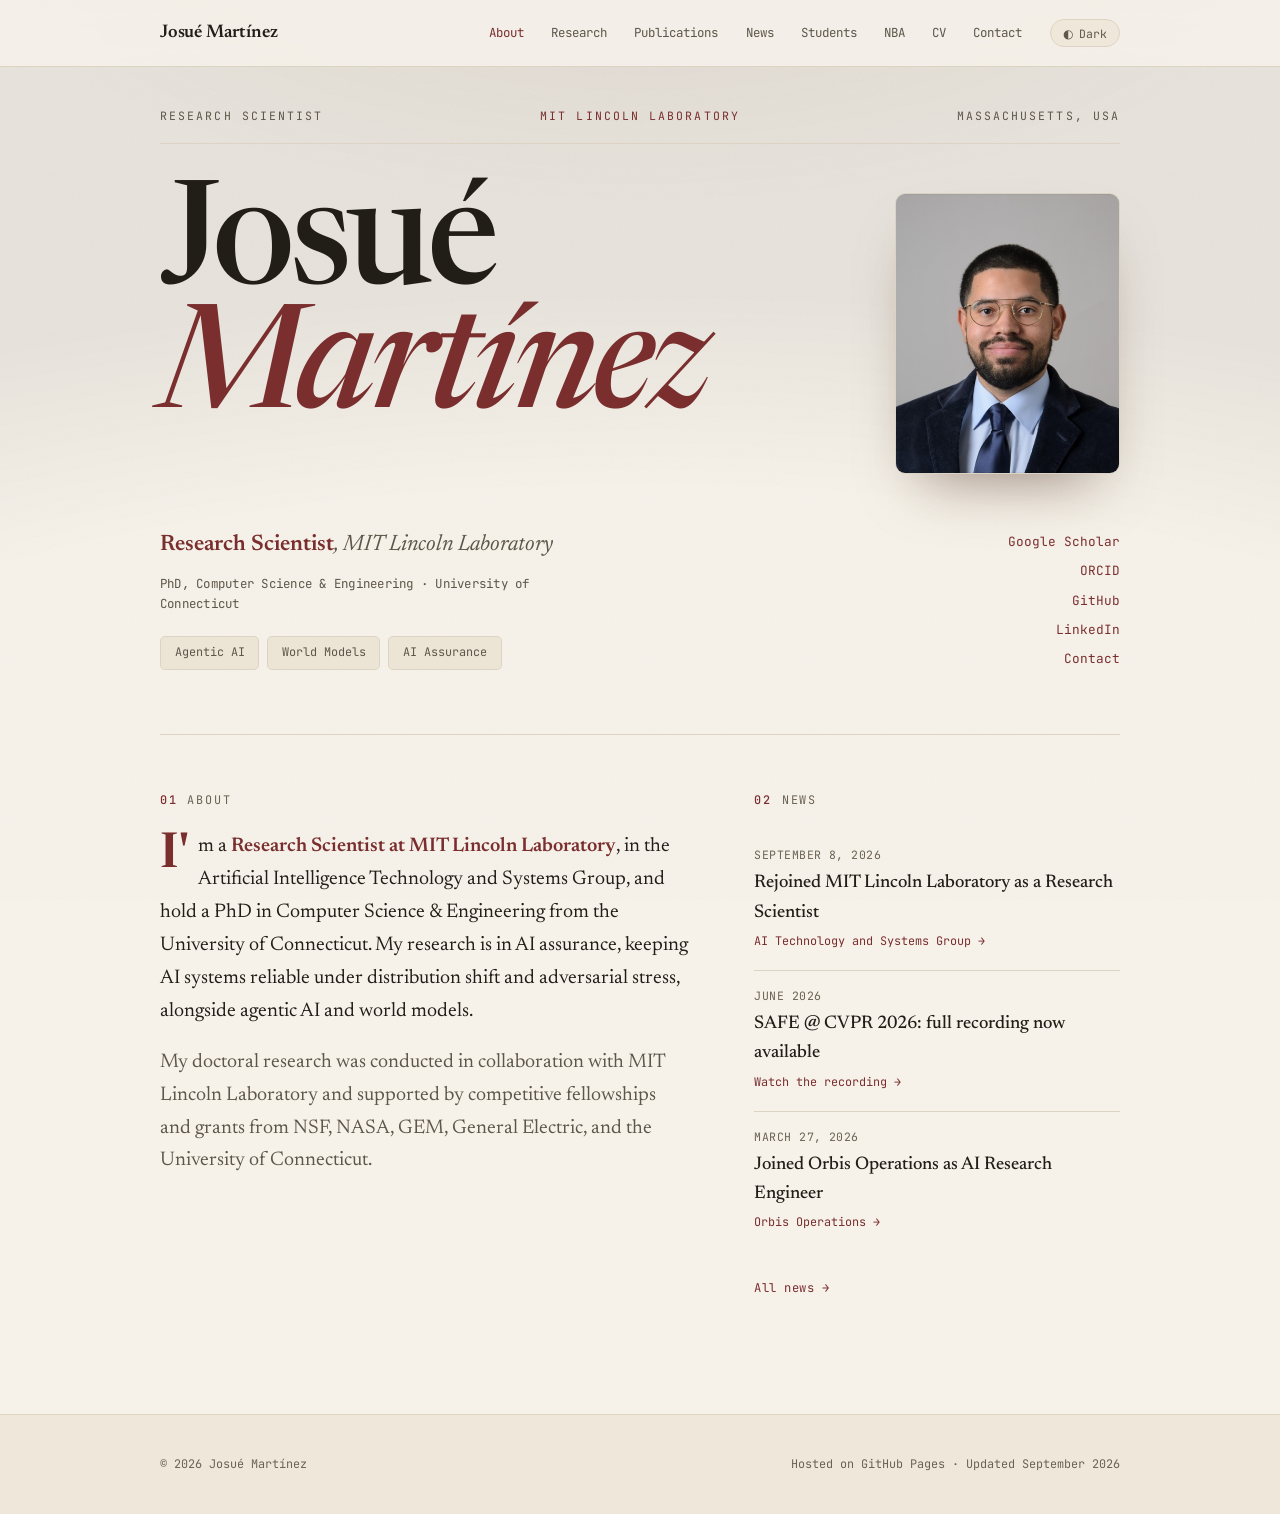
<file: index.html>
<!DOCTYPE html>
<html lang="en" data-theme="light">
<head>
<meta charset="UTF-8">
<meta name="viewport" content="width=device-width, initial-scale=1.0">
<title>Josué Martínez · Research Scientist, MIT Lincoln Laboratory</title>
<meta name="description" content="Josué Martínez: Research Scientist at MIT Lincoln Laboratory and CS PhD (UConn). Research in agentic AI, world models, and AI assurance.">
<meta name="keywords" content="Research Scientist, MIT Lincoln Laboratory, AI Research, Agentic AI, World Models, AI Assurance, Trustworthy AI, Adversarial Machine Learning">
<meta name="author" content="Josué Martínez">
<meta property="og:title" content="Josué Martínez · Research Scientist, MIT Lincoln Laboratory">
<meta property="og:description" content="Research Scientist at MIT Lincoln Laboratory. Research in agentic AI, world models, and AI assurance.">
<meta property="og:image" content="https://martinez-hub.github.io/assets/profile.jpg">
<meta property="og:url" content="https://martinez-hub.github.io/">
<meta property="og:type" content="website">
<meta name="twitter:card" content="summary">
<meta name="twitter:title" content="Josué Martínez · Research Scientist, MIT Lincoln Laboratory">
<meta name="twitter:description" content="Research Scientist at MIT Lincoln Laboratory. Research in agentic AI, world models, and AI assurance.">
<meta name="twitter:image" content="https://martinez-hub.github.io/assets/profile.jpg">

<script>
  (function(){
    try{
      var s=localStorage.getItem('theme');
      var m=s||(window.matchMedia('(prefers-color-scheme: dark)').matches?'dark':'light');
      document.documentElement.setAttribute('data-theme',m);
    }catch(e){ document.documentElement.setAttribute('data-theme','light'); }
  })();
</script>

<link rel="icon" type="image/svg+xml" href="./assets/favicon.svg">
<link rel="apple-touch-icon" href="./assets/apple-touch-icon.png">
<link rel="stylesheet" href="style.css">
<link rel="preconnect" href="https://fonts.googleapis.com">
<link rel="preconnect" href="https://fonts.gstatic.com" crossorigin>
<link href="https://fonts.googleapis.com/css2?family=Newsreader:ital,opsz,wght@0,6..72,400;0,6..72,500;0,6..72,600;1,6..72,400&family=JetBrains+Mono:wght@400;500&display=swap" rel="stylesheet">

<!-- Google Analytics -->
<script async src="https://www.googletagmanager.com/gtag/js?id=G-CW59PVY98J"></script>
<script>
  window.dataLayer = window.dataLayer || [];
  function gtag(){dataLayer.push(arguments);}
  gtag('js', new Date());
  gtag('config', 'G-CW59PVY98J');
</script>
</head>
<body>

<nav class="nav">
  <div class="nav-inner">
    <a class="brand" href="index.html">Josué Martínez</a>
    <button class="nav-burger" id="navBurger" aria-label="Open menu" aria-expanded="false"><span></span><span></span><span></span></button>
    <ul class="nav-menu" id="navMenu">
      <li><a href="index.html" class="active">About</a></li>
      <li><a href="research.html">Research</a></li>
      <li><a href="publications.html">Publications</a></li>
      <li><a href="news.html">News</a></li>
      <li><a href="students.html">Students</a></li>
      <li><a href="nba.html">NBA</a></li>
      <li><a href="./cv/Josue_Martinez_Martinez_CV.pdf" target="_blank">CV</a></li>
      <li><a href="contact.html">Contact</a></li>
      <li><button class="toggle" id="themeToggle" aria-label="Toggle theme"><span id="themeIcon">◐</span> <span id="themeText">Dark</span></button></li>
    </ul>
  </div>
</nav>

<main class="wrap">
  <header class="hero">
    <div class="masthead reveal d1">
      <span>Research Scientist</span>
      <span class="accent">MIT Lincoln Laboratory</span>
      <span>Massachusetts, USA</span>
    </div>
    <div class="hero-body">
      <img class="hero-photo reveal d2" src="./assets/profile.jpg" alt="Josué Martínez">
      <h1 class="hero-name reveal d2">Josué<br><em>Martínez</em></h1>
    </div>
    <div class="hero-lower">
      <div class="left">
        <p class="role reveal d3"><b>Research Scientist</b>, MIT Lincoln Laboratory</p>
        <p class="sub reveal d3">PhD, Computer Science &amp; Engineering · University of Connecticut</p>
        <div class="tags reveal d4"><span>Agentic AI</span><span>World Models</span><span>AI Assurance</span></div>
      </div>
      <div class="social reveal d5">
        <a class="ulink" href="https://scholar.google.com/citations?user=oqFkyvcAAAAJ&hl=en" target="_blank">Google Scholar</a>
        <a class="ulink" href="https://orcid.org/0000-0002-2903-9297" target="_blank">ORCID</a>
        <a class="ulink" href="https://github.com/martinez-hub" target="_blank">GitHub</a>
        <a class="ulink" href="https://www.linkedin.com/in/josuemartinezmartinez/" target="_blank">LinkedIn</a>
        <a class="ulink" href="contact.html">Contact</a>
      </div>
    </div>
  </header>

  <div class="rule"></div>

  <section class="grid">
    <div>
      <div class="sec-h"><span class="num">01</span> About</div>
      <div class="about">
        <p class="first">I'm a <b>Research Scientist at MIT Lincoln Laboratory</b>, in the Artificial Intelligence Technology and Systems Group, and hold a PhD in Computer Science &amp; Engineering from the University of Connecticut. My research is in AI assurance, keeping AI systems reliable under distribution shift and adversarial stress, alongside agentic AI and world models.</p>
        <p class="muted">My doctoral research was conducted in collaboration with MIT Lincoln Laboratory and supported by competitive fellowships and grants from NSF, NASA, GEM, General Electric, and the University of Connecticut.</p>
      </div>
    </div>
    <div>
      <div class="sec-h"><span class="num">02</span> News</div>
      <div class="news">
        <div class="item">
          <div class="date">September 8, 2026</div>
          <div class="t">Rejoined MIT Lincoln Laboratory as a Research Scientist</div>
          <a class="l ulink" href="https://www.ll.mit.edu/r-d/cyber-security-and-information-sciences/artificial-intelligence-technology-and-systems" target="_blank">AI Technology and Systems Group →</a>
        </div>
        <div class="item">
          <div class="date">June 2026</div>
          <div class="t">SAFE @ CVPR 2026: full recording now available</div>
          <a class="l ulink" href="https://www.safeworkshop.org/cvpr-2026/" target="_blank">Watch the recording →</a>
        </div>
        <div class="item">
          <div class="date">March 27, 2026</div>
          <div class="t">Joined Orbis Operations as AI Research Engineer</div>
          <a class="l ulink" href="https://orbisops.com" target="_blank">Orbis Operations →</a>
        </div>
      </div>
      <div class="news-more"><a class="ulink" href="news.html">All news →</a></div>
    </div>
  </section>
</main>

<footer>
  <div class="footer-inner"><span>© 2026 Josué Martínez</span><span>Hosted on GitHub Pages · Updated September 2026</span></div>
</footer>
<script src="main.js"></script>
</body>
</html>
</file>
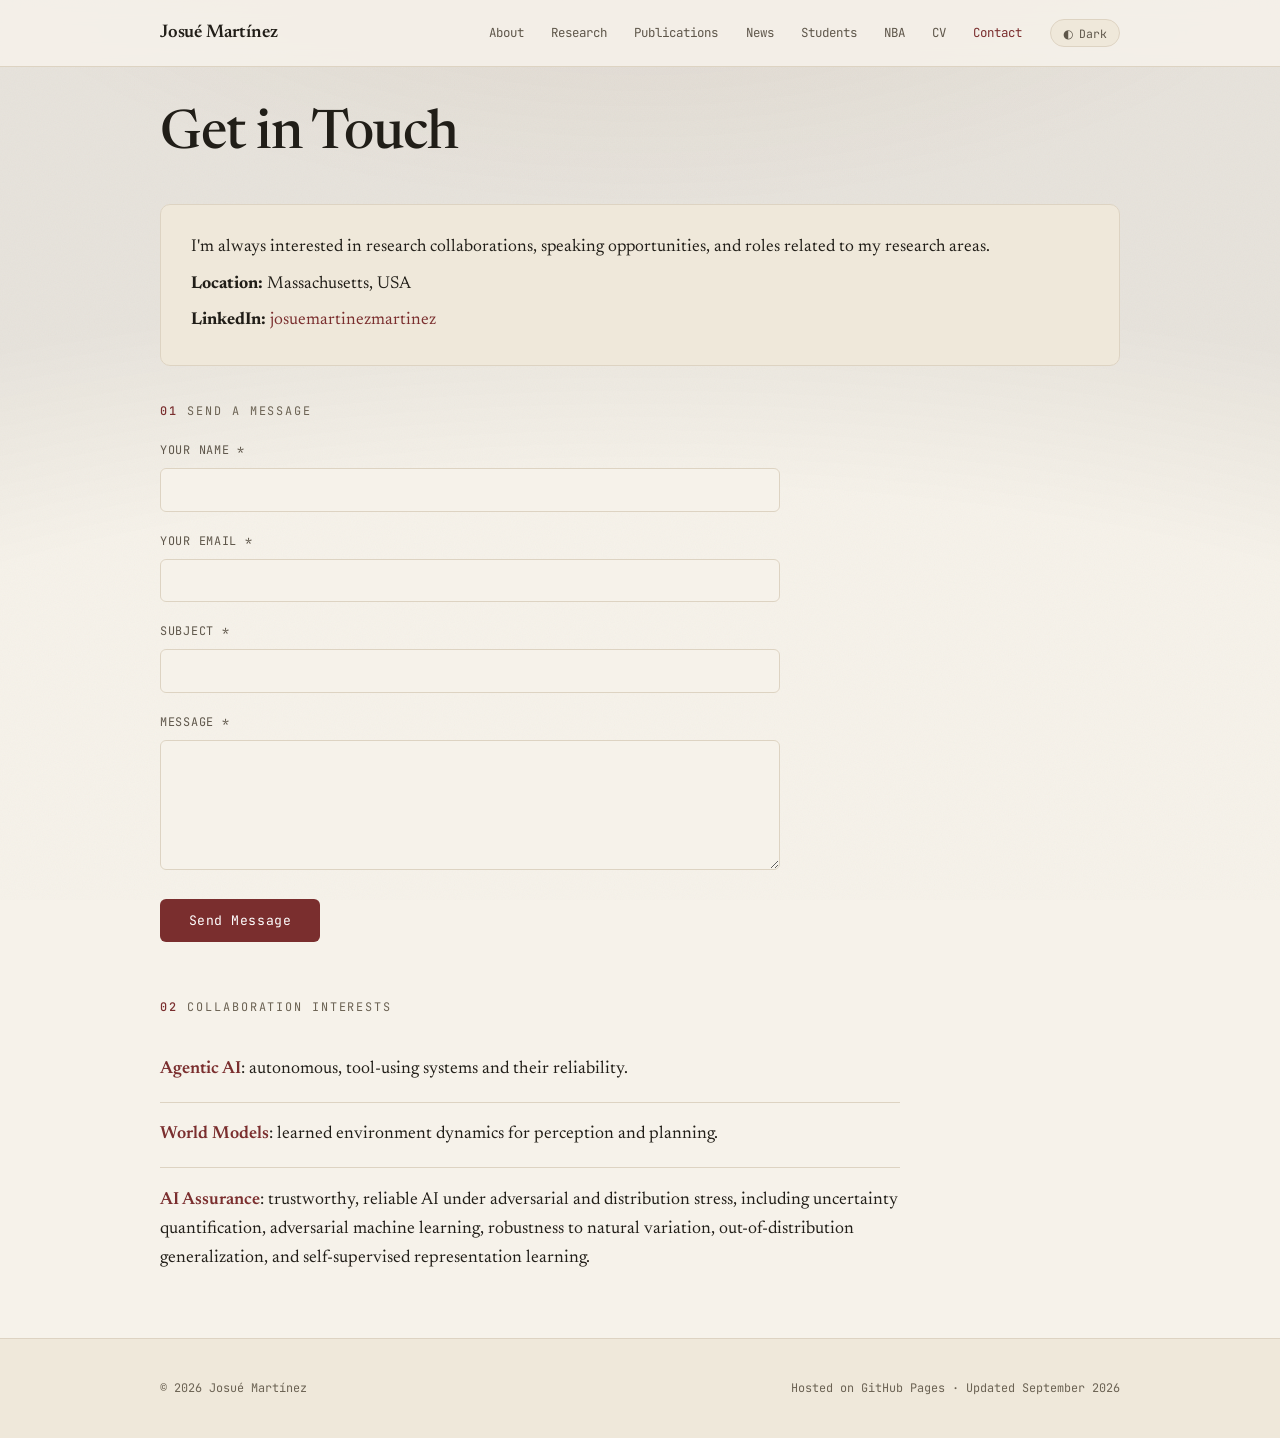
<file: contact.html>
<!DOCTYPE html>
<html lang="en" data-theme="light">
<head>
<meta charset="UTF-8">
<meta name="viewport" content="width=device-width, initial-scale=1.0">
<title>Contact · Josué Martínez</title>
<meta name="description" content="Contact Josué Martínez for research collaborations in agentic AI, world models, and AI assurance.">
<meta name="author" content="Josué Martínez">
<meta property="og:title" content="Contact · Josué Martínez">
<meta property="og:description" content="Get in touch for research collaborations in agentic AI, world models, and AI assurance.">
<meta property="og:image" content="https://martinez-hub.github.io/assets/profile.jpg">
<meta property="og:url" content="https://martinez-hub.github.io/contact.html">
<meta property="og:type" content="website">
<meta name="twitter:card" content="summary">

<script>
  (function(){
    try{
      var s=localStorage.getItem('theme');
      var m=s||(window.matchMedia('(prefers-color-scheme: dark)').matches?'dark':'light');
      document.documentElement.setAttribute('data-theme',m);
    }catch(e){ document.documentElement.setAttribute('data-theme','light'); }
  })();
</script>

<link rel="icon" type="image/svg+xml" href="./assets/favicon.svg">
<link rel="apple-touch-icon" href="./assets/apple-touch-icon.png">
<link rel="stylesheet" href="style.css">
<link rel="preconnect" href="https://fonts.googleapis.com">
<link rel="preconnect" href="https://fonts.gstatic.com" crossorigin>
<link href="https://fonts.googleapis.com/css2?family=Newsreader:ital,opsz,wght@0,6..72,400;0,6..72,500;0,6..72,600;1,6..72,400&family=JetBrains+Mono:wght@400;500&display=swap" rel="stylesheet">

<!-- Google Analytics -->
<script async src="https://www.googletagmanager.com/gtag/js?id=G-CW59PVY98J"></script>
<script>
  window.dataLayer = window.dataLayer || [];
  function gtag(){dataLayer.push(arguments);}
  gtag('js', new Date());
  gtag('config', 'G-CW59PVY98J');
</script>
</head>
<body>

<nav class="nav">
  <div class="nav-inner">
    <a class="brand" href="index.html">Josué Martínez</a>
    <button class="nav-burger" id="navBurger" aria-label="Open menu" aria-expanded="false"><span></span><span></span><span></span></button>
    <ul class="nav-menu" id="navMenu">
      <li><a href="index.html">About</a></li>
      <li><a href="research.html">Research</a></li>
      <li><a href="publications.html">Publications</a></li>
      <li><a href="news.html">News</a></li>
      <li><a href="students.html">Students</a></li>
      <li><a href="nba.html">NBA</a></li>
      <li><a href="./cv/Josue_Martinez_Martinez_CV.pdf" target="_blank">CV</a></li>
      <li><a href="contact.html" class="active">Contact</a></li>
      <li><button class="toggle" id="themeToggle" aria-label="Toggle theme"><span id="themeIcon">◐</span> <span id="themeText">Dark</span></button></li>
    </ul>
  </div>
</nav>

<main class="wrap reveal d1">
  <h1 class="page-title">Get in Touch</h1>

  <div class="card">
    <p>I'm always interested in research collaborations, speaking opportunities, and roles related to my research areas.</p>
    <p><b>Location:</b> Massachusetts, USA</p>
    <p><b>LinkedIn:</b> <a class="ulink" href="https://www.linkedin.com/in/josuemartinezmartinez/" target="_blank">josuemartinezmartinez</a></p>
  </div>

  <div class="sec-h"><span class="num">01</span> Send a message</div>
  <form class="form" action="https://formspree.io/f/mgoljkdg" method="POST">
    <div class="field"><label for="name">Your name *</label><input type="text" id="name" name="name" required></div>
    <div class="field"><label for="email">Your email *</label><input type="email" id="email" name="email" required></div>
    <div class="field"><label for="subject">Subject *</label><input type="text" id="subject" name="subject" required></div>
    <div class="field"><label for="message">Message *</label><textarea id="message" name="message" required></textarea></div>
    <button type="submit" class="btn">Send Message</button>
  </form>

  <div class="sec-h" style="margin-top:3.5rem"><span class="num">02</span> Collaboration interests</div>
  <ul class="interests">
    <li><b>Agentic AI</b>: autonomous, tool-using systems and their reliability.</li>
    <li><b>World Models</b>: learned environment dynamics for perception and planning.</li>
    <li><b>AI Assurance</b>: trustworthy, reliable AI under adversarial and distribution stress, including uncertainty quantification, adversarial machine learning, robustness to natural variation, out-of-distribution generalization, and self-supervised representation learning.</li>
  </ul>
</main>

<footer>
  <div class="footer-inner"><span>© 2026 Josué Martínez</span><span>Hosted on GitHub Pages · Updated September 2026</span></div>
</footer>
<script src="main.js"></script>
</body>
</html>
</file>
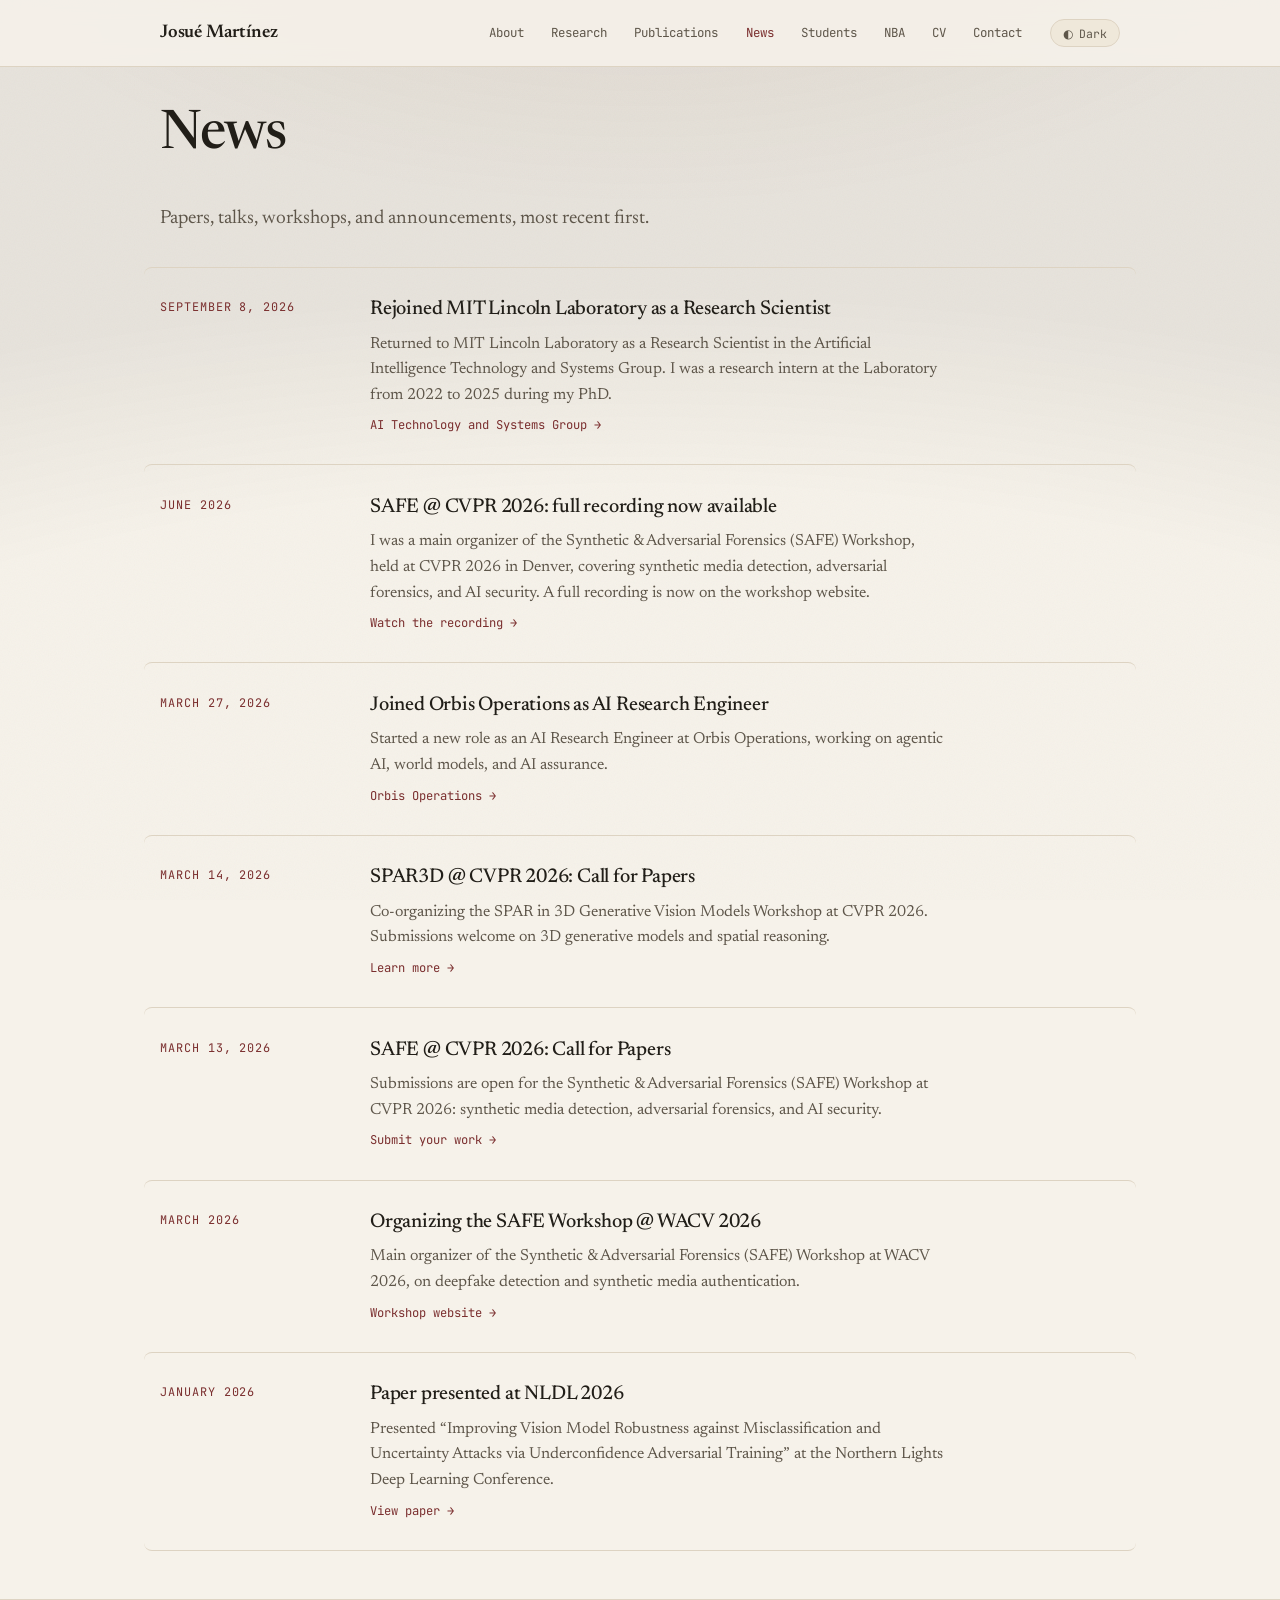
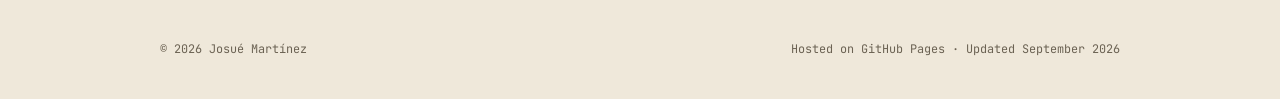
<file: news.html>
<!DOCTYPE html>
<html lang="en" data-theme="light">
<head>
<meta charset="UTF-8">
<meta name="viewport" content="width=device-width, initial-scale=1.0">
<title>News · Josué Martínez</title>
<meta name="description" content="News and announcements from Josué Martínez: papers, talks, workshops, and updates in agentic AI, world models, and AI assurance.">
<meta name="author" content="Josué Martínez">
<meta property="og:title" content="News · Josué Martínez">
<meta property="og:description" content="Announcements, papers, talks, and workshops.">
<meta property="og:image" content="https://martinez-hub.github.io/assets/profile.jpg">
<meta property="og:url" content="https://martinez-hub.github.io/news.html">
<meta property="og:type" content="website">
<meta name="twitter:card" content="summary">

<script>
  (function(){
    try{
      var s=localStorage.getItem('theme');
      var m=s||(window.matchMedia('(prefers-color-scheme: dark)').matches?'dark':'light');
      document.documentElement.setAttribute('data-theme',m);
    }catch(e){ document.documentElement.setAttribute('data-theme','light'); }
  })();
</script>

<link rel="icon" type="image/svg+xml" href="./assets/favicon.svg">
<link rel="apple-touch-icon" href="./assets/apple-touch-icon.png">
<link rel="stylesheet" href="style.css">
<link rel="preconnect" href="https://fonts.googleapis.com">
<link rel="preconnect" href="https://fonts.gstatic.com" crossorigin>
<link href="https://fonts.googleapis.com/css2?family=Newsreader:ital,opsz,wght@0,6..72,400;0,6..72,500;0,6..72,600;1,6..72,400&family=JetBrains+Mono:wght@400;500&display=swap" rel="stylesheet">

<!-- Google Analytics -->
<script async src="https://www.googletagmanager.com/gtag/js?id=G-CW59PVY98J"></script>
<script>
  window.dataLayer = window.dataLayer || [];
  function gtag(){dataLayer.push(arguments);}
  gtag('js', new Date());
  gtag('config', 'G-CW59PVY98J');
</script>
</head>
<body>

<nav class="nav">
  <div class="nav-inner">
    <a class="brand" href="index.html">Josué Martínez</a>
    <button class="nav-burger" id="navBurger" aria-label="Open menu" aria-expanded="false"><span></span><span></span><span></span></button>
    <ul class="nav-menu" id="navMenu">
      <li><a href="index.html">About</a></li>
      <li><a href="research.html">Research</a></li>
      <li><a href="publications.html">Publications</a></li>
      <li><a href="news.html" class="active">News</a></li>
      <li><a href="students.html">Students</a></li>
      <li><a href="nba.html">NBA</a></li>
      <li><a href="./cv/Josue_Martinez_Martinez_CV.pdf" target="_blank">CV</a></li>
      <li><a href="contact.html">Contact</a></li>
      <li><button class="toggle" id="themeToggle" aria-label="Toggle theme"><span id="themeIcon">◐</span> <span id="themeText">Dark</span></button></li>
    </ul>
  </div>
</nav>

<main class="wrap reveal d1">
  <h1 class="page-title">News</h1>
  <p class="lead">Papers, talks, workshops, and announcements, most recent first.</p>

  <div class="news-feed">
    <article class="nf-item">
      <div class="nf-date">September 8, 2026</div>
      <div class="nf-body">
        <h3>Rejoined MIT Lincoln Laboratory as a Research Scientist</h3>
        <p>Returned to MIT Lincoln Laboratory as a Research Scientist in the Artificial Intelligence Technology and Systems Group. I was a research intern at the Laboratory from 2022 to 2025 during my PhD.</p>
        <a class="l ulink" href="https://www.ll.mit.edu/r-d/cyber-security-and-information-sciences/artificial-intelligence-technology-and-systems" target="_blank">AI Technology and Systems Group →</a>
      </div>
    </article>

    <article class="nf-item">
      <div class="nf-date">June 2026</div>
      <div class="nf-body">
        <h3>SAFE @ CVPR 2026: full recording now available</h3>
        <p>I was a main organizer of the Synthetic &amp; Adversarial Forensics (SAFE) Workshop, held at CVPR 2026 in Denver, covering synthetic media detection, adversarial forensics, and AI security. A full recording is now on the workshop website.</p>
        <a class="l ulink" href="https://www.safeworkshop.org/cvpr-2026/" target="_blank">Watch the recording →</a>
      </div>
    </article>

    <article class="nf-item">
      <div class="nf-date">March 27, 2026</div>
      <div class="nf-body">
        <h3>Joined Orbis Operations as AI Research Engineer</h3>
        <p>Started a new role as an AI Research Engineer at Orbis Operations, working on agentic AI, world models, and AI assurance.</p>
        <a class="l ulink" href="https://orbisops.com" target="_blank">Orbis Operations →</a>
      </div>
    </article>

    <article class="nf-item">
      <div class="nf-date">March 14, 2026</div>
      <div class="nf-body">
        <h3>SPAR3D @ CVPR 2026: Call for Papers</h3>
        <p>Co-organizing the SPAR in 3D Generative Vision Models Workshop at CVPR 2026. Submissions welcome on 3D generative models and spatial reasoning.</p>
        <a class="l ulink" href="https://www.spar3d.org" target="_blank">Learn more →</a>
      </div>
    </article>

    <article class="nf-item">
      <div class="nf-date">March 13, 2026</div>
      <div class="nf-body">
        <h3>SAFE @ CVPR 2026: Call for Papers</h3>
        <p>Submissions are open for the Synthetic &amp; Adversarial Forensics (SAFE) Workshop at CVPR 2026: synthetic media detection, adversarial forensics, and AI security.</p>
        <a class="l ulink" href="https://www.safeworkshop.org/cvpr-2026/" target="_blank">Submit your work →</a>
      </div>
    </article>

    <article class="nf-item">
      <div class="nf-date">March 2026</div>
      <div class="nf-body">
        <h3>Organizing the SAFE Workshop @ WACV 2026</h3>
        <p>Main organizer of the Synthetic &amp; Adversarial Forensics (SAFE) Workshop at WACV 2026, on deepfake detection and synthetic media authentication.</p>
        <a class="l ulink" href="https://www.safeworkshop.org/wacv-2026/" target="_blank">Workshop website →</a>
      </div>
    </article>

    <article class="nf-item">
      <div class="nf-date">January 2026</div>
      <div class="nf-body">
        <h3>Paper presented at NLDL 2026</h3>
        <p>Presented “Improving Vision Model Robustness against Misclassification and Uncertainty Attacks via Underconfidence Adversarial Training” at the Northern Lights Deep Learning Conference.</p>
        <a class="l ulink" href="https://proceedings.mlr.press/v307/marti-nez-marti-nez26a.html" target="_blank">View paper →</a>
      </div>
    </article>
  </div>
</main>

<footer>
  <div class="footer-inner"><span>© 2026 Josué Martínez</span><span>Hosted on GitHub Pages · Updated September 2026</span></div>
</footer>
<script src="main.js"></script>
</body>
</html>
</file>
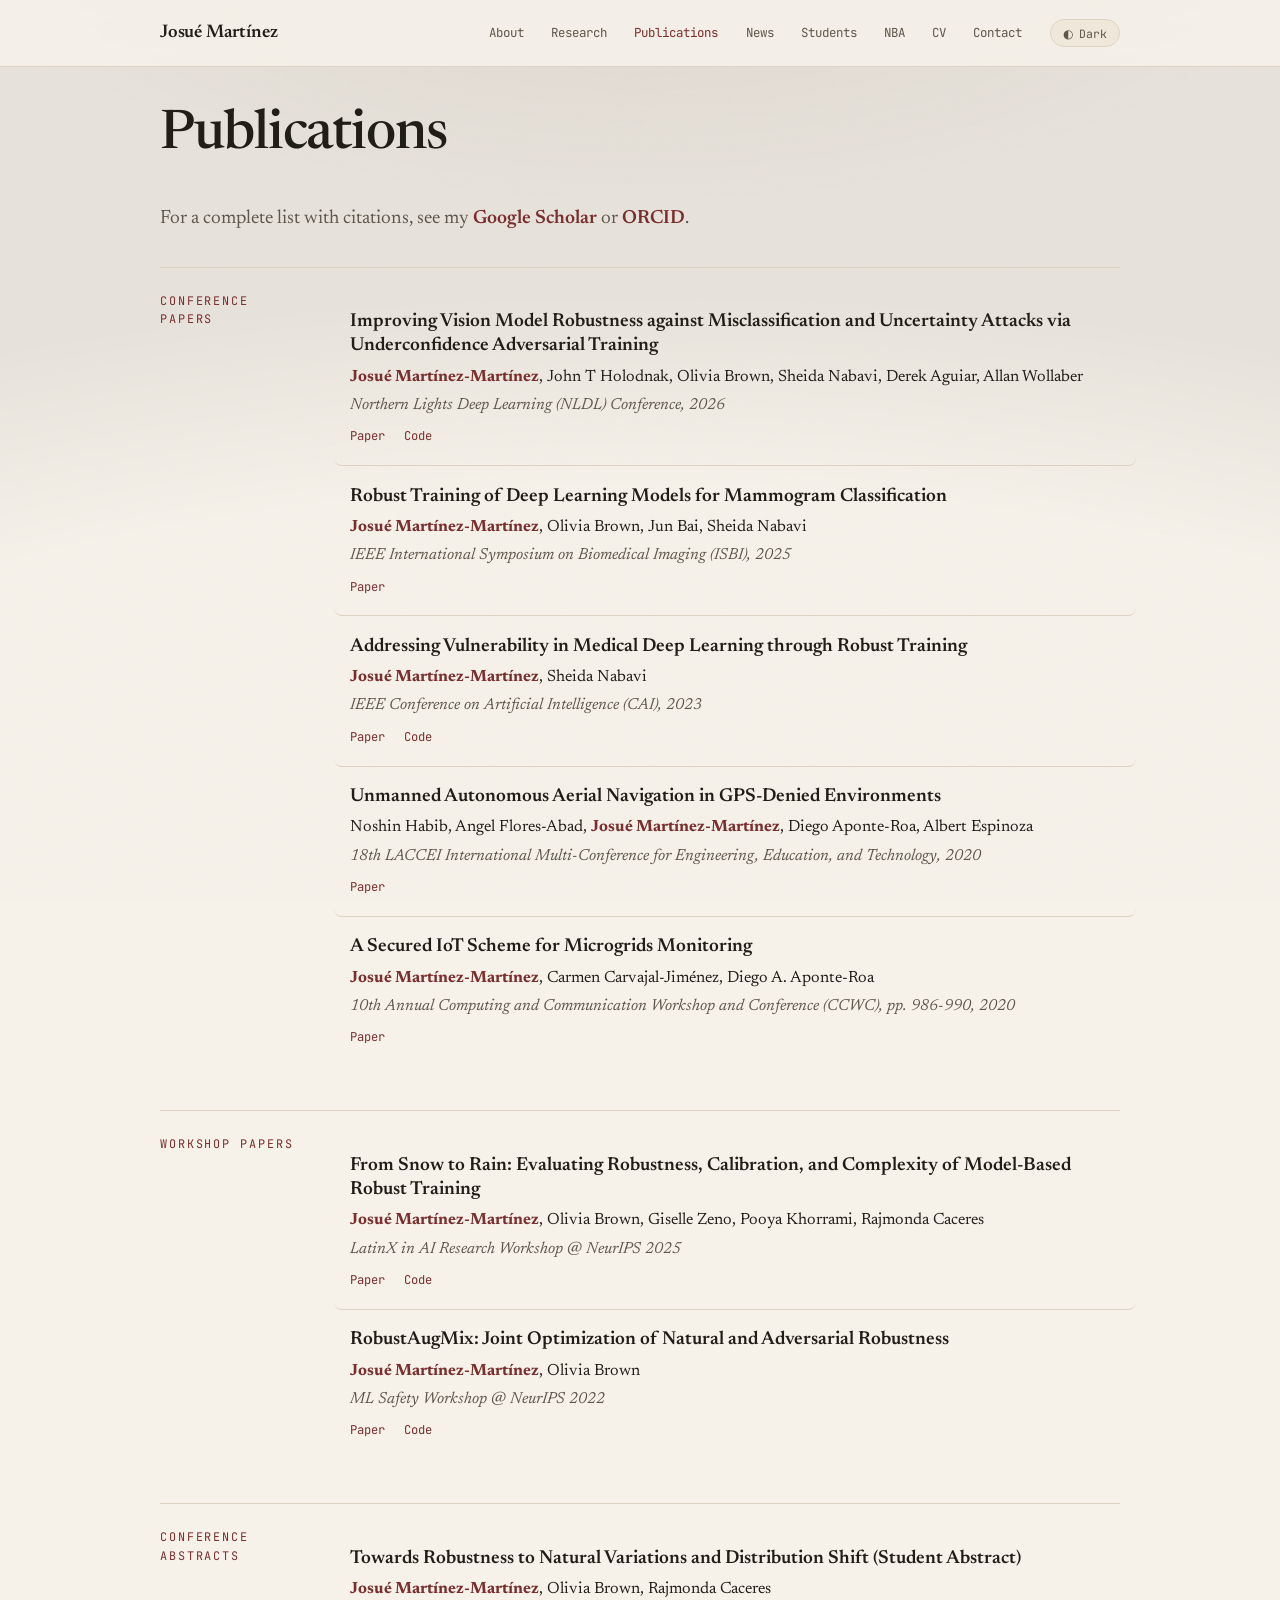
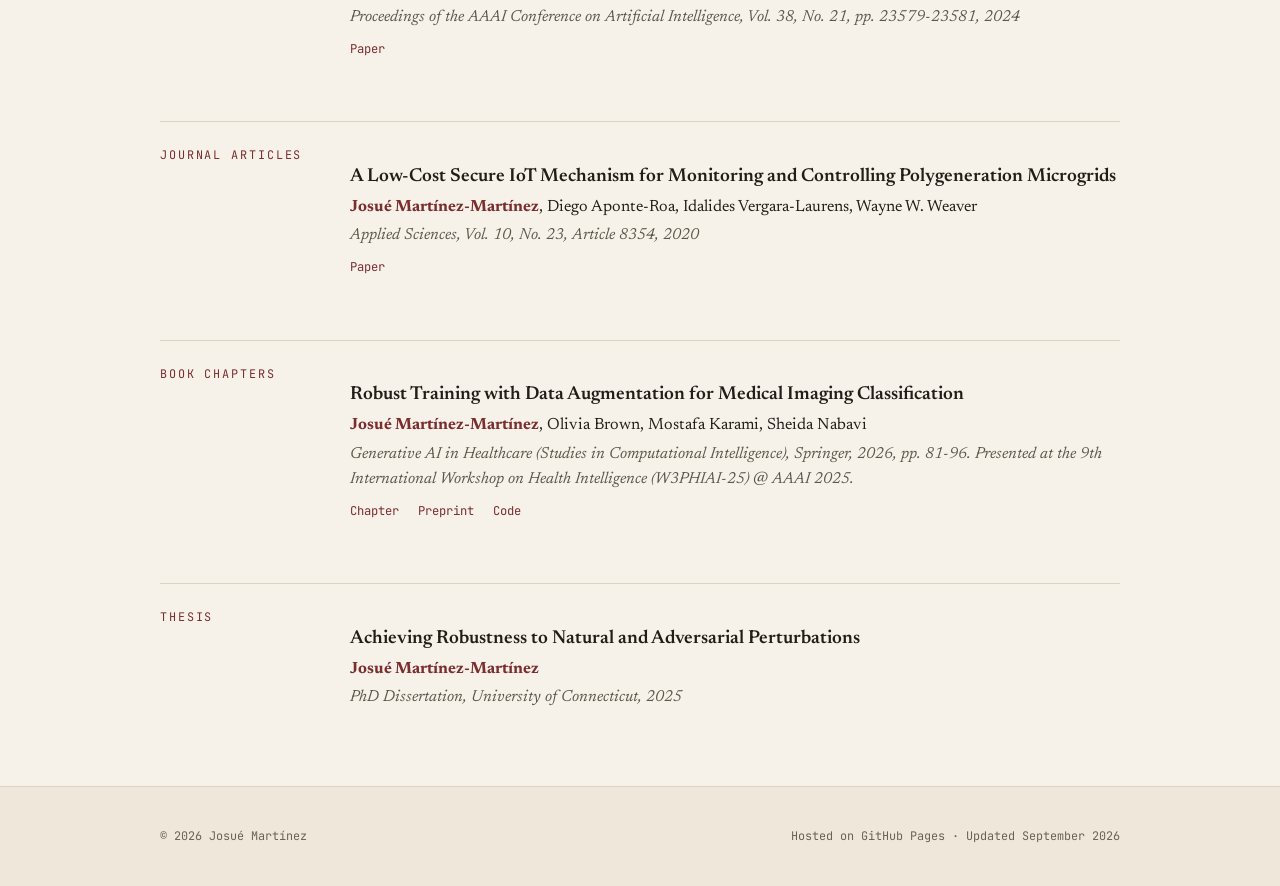
<file: publications.html>
<!DOCTYPE html>
<html lang="en" data-theme="light">
<head>
<meta charset="UTF-8">
<meta name="viewport" content="width=device-width, initial-scale=1.0">
<title>Publications · Josué Martínez</title>
<meta name="description" content="Publications by Josué Martínez on AI assurance, adversarial robustness, and trustworthy AI (AAAI, NeurIPS, NLDL, IEEE ISBI, and more).">
<meta name="author" content="Josué Martínez">
<meta property="og:title" content="Publications · Josué Martínez">
<meta property="og:description" content="Research publications on AI assurance, adversarial machine learning, and robust deep learning.">
<meta property="og:image" content="https://martinez-hub.github.io/assets/profile.jpg">
<meta property="og:url" content="https://martinez-hub.github.io/publications.html">
<meta property="og:type" content="website">
<meta name="twitter:card" content="summary">

<script>
  (function(){
    try{
      var s=localStorage.getItem('theme');
      var m=s||(window.matchMedia('(prefers-color-scheme: dark)').matches?'dark':'light');
      document.documentElement.setAttribute('data-theme',m);
    }catch(e){ document.documentElement.setAttribute('data-theme','light'); }
  })();
</script>

<link rel="icon" type="image/svg+xml" href="./assets/favicon.svg">
<link rel="apple-touch-icon" href="./assets/apple-touch-icon.png">
<link rel="stylesheet" href="style.css">
<link rel="preconnect" href="https://fonts.googleapis.com">
<link rel="preconnect" href="https://fonts.gstatic.com" crossorigin>
<link href="https://fonts.googleapis.com/css2?family=Newsreader:ital,opsz,wght@0,6..72,400;0,6..72,500;0,6..72,600;1,6..72,400&family=JetBrains+Mono:wght@400;500&display=swap" rel="stylesheet">

<!-- Google Analytics -->
<script async src="https://www.googletagmanager.com/gtag/js?id=G-CW59PVY98J"></script>
<script>
  window.dataLayer = window.dataLayer || [];
  function gtag(){dataLayer.push(arguments);}
  gtag('js', new Date());
  gtag('config', 'G-CW59PVY98J');
</script>
</head>
<body>

<nav class="nav">
  <div class="nav-inner">
    <a class="brand" href="index.html">Josué Martínez</a>
    <button class="nav-burger" id="navBurger" aria-label="Open menu" aria-expanded="false"><span></span><span></span><span></span></button>
    <ul class="nav-menu" id="navMenu">
      <li><a href="index.html">About</a></li>
      <li><a href="research.html">Research</a></li>
      <li><a href="publications.html" class="active">Publications</a></li>
      <li><a href="news.html">News</a></li>
      <li><a href="students.html">Students</a></li>
      <li><a href="nba.html">NBA</a></li>
      <li><a href="./cv/Josue_Martinez_Martinez_CV.pdf" target="_blank">CV</a></li>
      <li><a href="contact.html">Contact</a></li>
      <li><button class="toggle" id="themeToggle" aria-label="Toggle theme"><span id="themeIcon">◐</span> <span id="themeText">Dark</span></button></li>
    </ul>
  </div>
</nav>

<main class="wrap reveal d1">
  <h1 class="page-title">Publications</h1>
  <p class="lead">For a complete list with citations, see my
    <a class="ulink" href="https://scholar.google.com/citations?user=oqFkyvcAAAAJ&hl=en" target="_blank">Google Scholar</a> or
    <a class="ulink" href="https://orcid.org/0000-0002-2903-9297" target="_blank">ORCID</a>.</p>

  <section class="pubsec">
    <div class="pubsec-h">Conference Papers</div>
    <div class="pubsec-list">
      <div class="pub">
        <div class="title">Improving Vision Model Robustness against Misclassification and Uncertainty Attacks via Underconfidence Adversarial Training</div>
        <div class="authors"><b>Josué Martínez-Martínez</b>, John T Holodnak, Olivia Brown, Sheida Nabavi, Derek Aguiar, Allan Wollaber</div>
        <div class="venue">Northern Lights Deep Learning (NLDL) Conference, 2026</div>
        <div class="links"><a class="ulink" href="https://proceedings.mlr.press/v307/marti-nez-marti-nez26a.html" target="_blank">Paper</a><a class="ulink" href="https://github.com/martinez-hub/underconfidence-adversarial-training" target="_blank">Code</a></div>
      </div>
      <div class="pub">
        <div class="title">Robust Training of Deep Learning Models for Mammogram Classification</div>
        <div class="authors"><b>Josué Martínez-Martínez</b>, Olivia Brown, Jun Bai, Sheida Nabavi</div>
        <div class="venue">IEEE International Symposium on Biomedical Imaging (ISBI), 2025</div>
        <div class="links"><a class="ulink" href="https://ieeexplore.ieee.org/document/10980787" target="_blank">Paper</a></div>
      </div>
      <div class="pub">
        <div class="title">Addressing Vulnerability in Medical Deep Learning through Robust Training</div>
        <div class="authors"><b>Josué Martínez-Martínez</b>, Sheida Nabavi</div>
        <div class="venue">IEEE Conference on Artificial Intelligence (CAI), 2023</div>
        <div class="links"><a class="ulink" href="https://ieeexplore.ieee.org/document/10195019/" target="_blank">Paper</a><a class="ulink" href="https://github.com/martinez-hub/robustaugmix" target="_blank">Code</a></div>
      </div>
      <div class="pub">
        <div class="title">Unmanned Autonomous Aerial Navigation in GPS-Denied Environments</div>
        <div class="authors">Noshin Habib, Angel Flores-Abad, <b>Josué Martínez-Martínez</b>, Diego Aponte-Roa, Albert Espinoza</div>
        <div class="venue">18th LACCEI International Multi-Conference for Engineering, Education, and Technology, 2020</div>
        <div class="links"><a class="ulink" href="https://laccei.org/LACCEI2020-VirtualEdition/full_papers/FP349.pdf" target="_blank">Paper</a></div>
      </div>
      <div class="pub">
        <div class="title">A Secured IoT Scheme for Microgrids Monitoring</div>
        <div class="authors"><b>Josué Martínez-Martínez</b>, Carmen Carvajal-Jiménez, Diego A. Aponte-Roa</div>
        <div class="venue">10th Annual Computing and Communication Workshop and Conference (CCWC), pp. 986-990, 2020</div>
        <div class="links"><a class="ulink" href="https://ieeexplore.ieee.org/document/9031280" target="_blank">Paper</a></div>
      </div>
    </div>
  </section>

  <section class="pubsec">
    <div class="pubsec-h">Workshop Papers</div>
    <div class="pubsec-list">
      <div class="pub">
        <div class="title">From Snow to Rain: Evaluating Robustness, Calibration, and Complexity of Model-Based Robust Training</div>
        <div class="authors"><b>Josué Martínez-Martínez</b>, Olivia Brown, Giselle Zeno, Pooya Khorrami, Rajmonda Caceres</div>
        <div class="venue">LatinX in AI Research Workshop @ NeurIPS 2025</div>
        <div class="links"><a class="ulink" href="https://arxiv.org/abs/2601.09153" target="_blank">Paper</a><a class="ulink" href="https://github.com/martinez-hub/mbrdl-hybrid" target="_blank">Code</a></div>
      </div>
      <div class="pub">
        <div class="title">RobustAugMix: Joint Optimization of Natural and Adversarial Robustness</div>
        <div class="authors"><b>Josué Martínez-Martínez</b>, Olivia Brown</div>
        <div class="venue">ML Safety Workshop @ NeurIPS 2022</div>
        <div class="links"><a class="ulink" href="https://openreview.net/pdf?id=8MfPfECiFET" target="_blank">Paper</a><a class="ulink" href="https://github.com/martinez-hub/robustaugmix" target="_blank">Code</a></div>
      </div>
    </div>
  </section>

  <section class="pubsec">
    <div class="pubsec-h">Conference Abstracts</div>
    <div class="pubsec-list">
      <div class="pub">
        <div class="title">Towards Robustness to Natural Variations and Distribution Shift (Student Abstract)</div>
        <div class="authors"><b>Josué Martínez-Martínez</b>, Olivia Brown, Rajmonda Caceres</div>
        <div class="venue">Proceedings of the AAAI Conference on Artificial Intelligence, Vol. 38, No. 21, pp. 23579-23581, 2024</div>
        <div class="links"><a class="ulink" href="https://ojs.aaai.org/index.php/AAAI/article/view/30481" target="_blank">Paper</a></div>
      </div>
    </div>
  </section>

  <section class="pubsec">
    <div class="pubsec-h">Journal Articles</div>
    <div class="pubsec-list">
      <div class="pub">
        <div class="title">A Low-Cost Secure IoT Mechanism for Monitoring and Controlling Polygeneration Microgrids</div>
        <div class="authors"><b>Josué Martínez-Martínez</b>, Diego Aponte-Roa, Idalides Vergara-Laurens, Wayne W. Weaver</div>
        <div class="venue">Applied Sciences, Vol. 10, No. 23, Article 8354, 2020</div>
        <div class="links"><a class="ulink" href="https://www.mdpi.com/2076-3417/10/23/8354" target="_blank">Paper</a></div>
      </div>
    </div>
  </section>

  <section class="pubsec">
    <div class="pubsec-h">Book Chapters</div>
    <div class="pubsec-list">
      <div class="pub">
        <div class="title">Robust Training with Data Augmentation for Medical Imaging Classification</div>
        <div class="authors"><b>Josué Martínez-Martínez</b>, Olivia Brown, Mostafa Karami, Sheida Nabavi</div>
        <div class="venue">Generative AI in Healthcare (Studies in Computational Intelligence), Springer, 2026, pp. 81-96. Presented at the 9th International Workshop on Health Intelligence (W3PHIAI-25) @ AAAI 2025.</div>
        <div class="links"><a class="ulink" href="https://doi.org/10.1007/978-3-032-11999-5_6" target="_blank">Chapter</a><a class="ulink" href="https://arxiv.org/abs/2506.17133" target="_blank">Preprint</a><a class="ulink" href="https://github.com/martinez-hub/rtda" target="_blank">Code</a></div>
      </div>
    </div>
  </section>

  <section class="pubsec">
    <div class="pubsec-h">Thesis</div>
    <div class="pubsec-list">
      <div class="pub">
        <div class="title">Achieving Robustness to Natural and Adversarial Perturbations</div>
        <div class="authors"><b>Josué Martínez-Martínez</b></div>
        <div class="venue">PhD Dissertation, University of Connecticut, 2025</div>
      </div>
    </div>
  </section>
</main>

<footer>
  <div class="footer-inner"><span>© 2026 Josué Martínez</span><span>Hosted on GitHub Pages · Updated September 2026</span></div>
</footer>
<script src="main.js"></script>
</body>
</html>
</file>
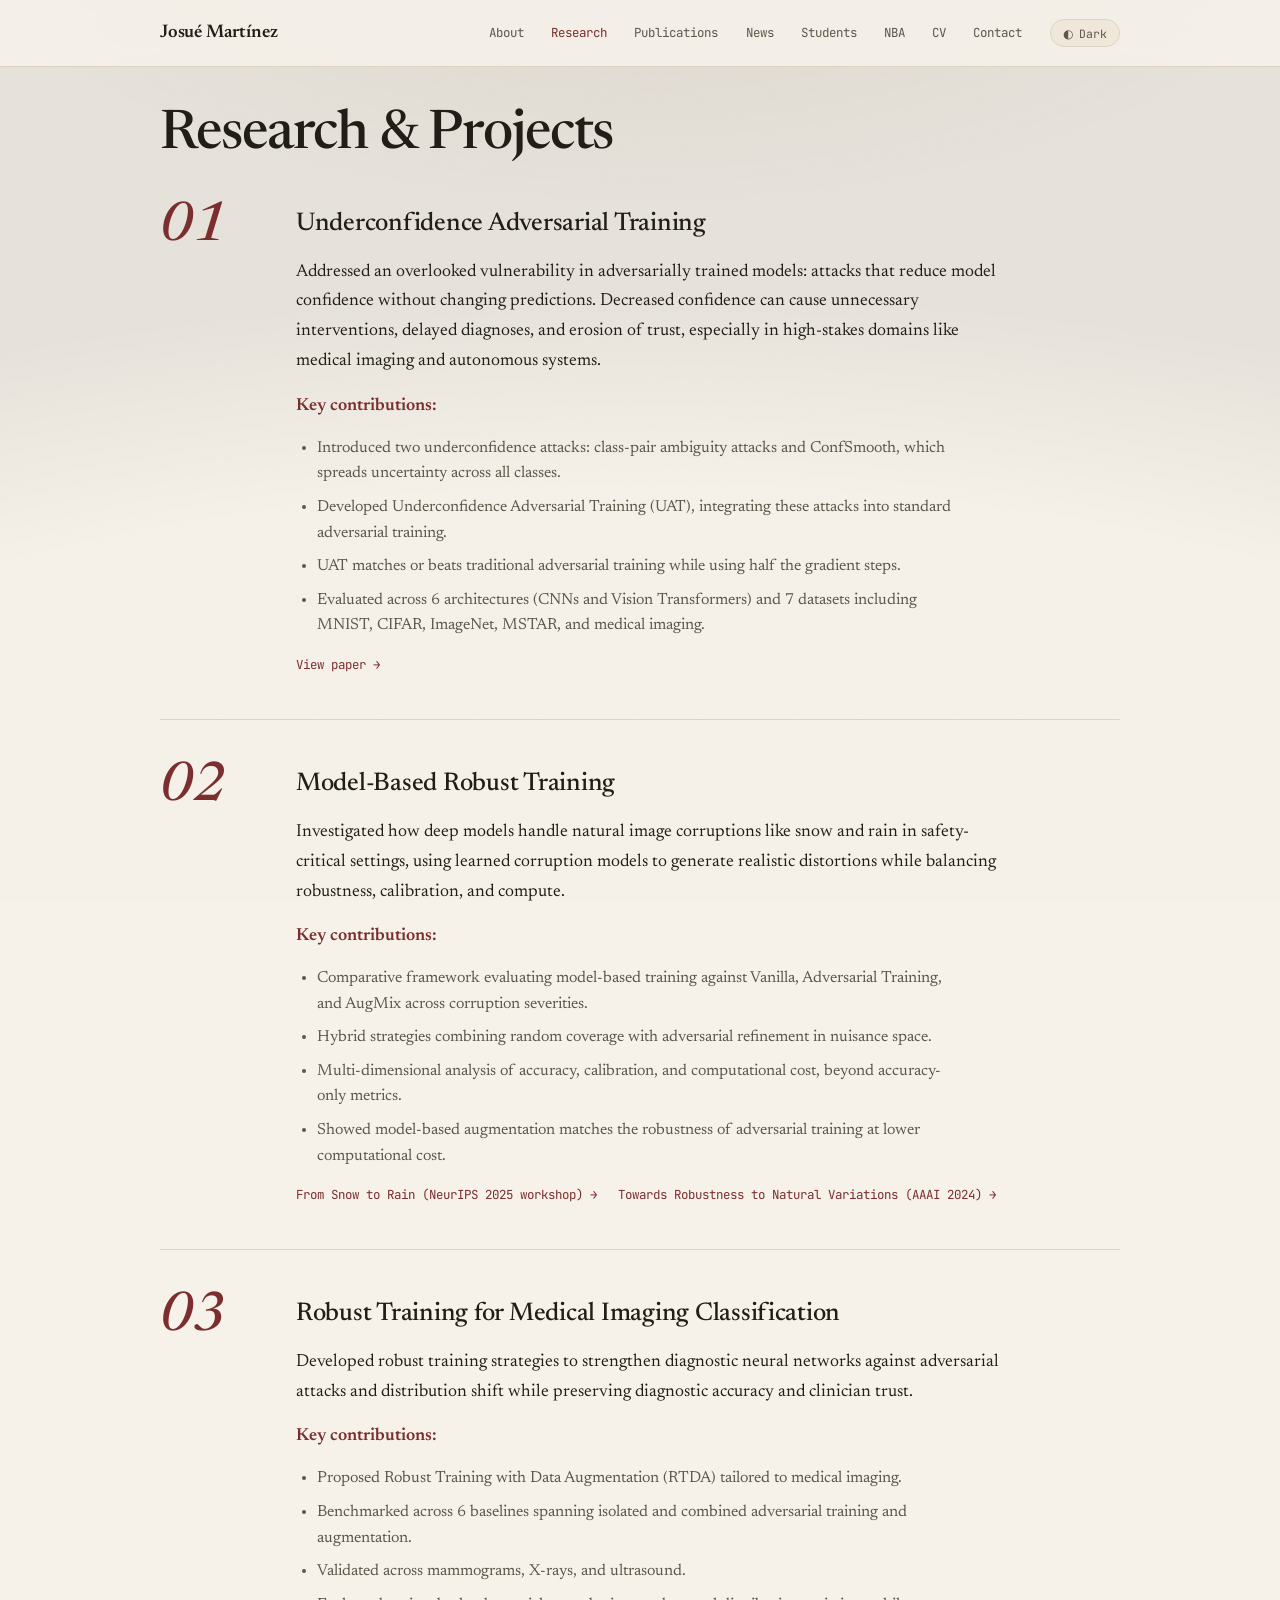
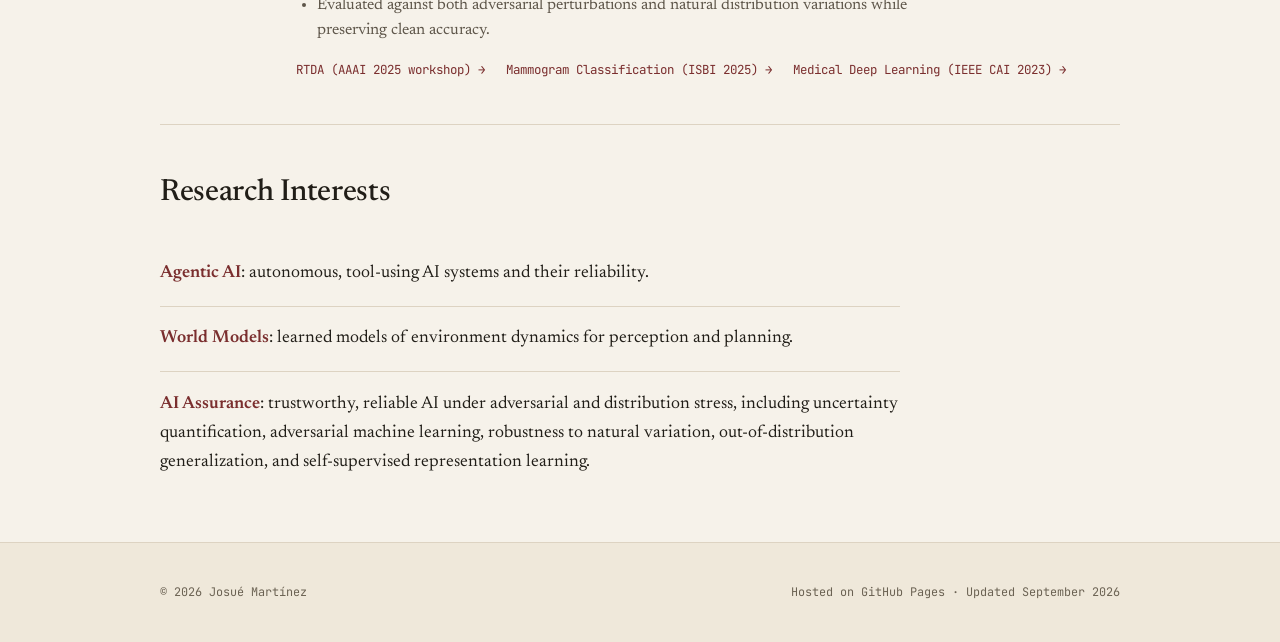
<file: research.html>
<!DOCTYPE html>
<html lang="en" data-theme="light">
<head>
<meta charset="UTF-8">
<meta name="viewport" content="width=device-width, initial-scale=1.0">
<title>Research · Josué Martínez</title>
<meta name="description" content="Research on agentic AI, world models, and AI assurance, including adversarial robustness and trustworthy machine learning, by Josué Martínez.">
<meta name="author" content="Josué Martínez">
<meta property="og:title" content="Research · Josué Martínez">
<meta property="og:description" content="Research on agentic AI, world models, and AI assurance.">
<meta property="og:image" content="https://martinez-hub.github.io/assets/profile.jpg">
<meta property="og:url" content="https://martinez-hub.github.io/research.html">
<meta property="og:type" content="website">
<meta name="twitter:card" content="summary">

<script>
  (function(){
    try{
      var s=localStorage.getItem('theme');
      var m=s||(window.matchMedia('(prefers-color-scheme: dark)').matches?'dark':'light');
      document.documentElement.setAttribute('data-theme',m);
    }catch(e){ document.documentElement.setAttribute('data-theme','light'); }
  })();
</script>

<link rel="icon" type="image/svg+xml" href="./assets/favicon.svg">
<link rel="apple-touch-icon" href="./assets/apple-touch-icon.png">
<link rel="stylesheet" href="style.css">
<link rel="preconnect" href="https://fonts.googleapis.com">
<link rel="preconnect" href="https://fonts.gstatic.com" crossorigin>
<link href="https://fonts.googleapis.com/css2?family=Newsreader:ital,opsz,wght@0,6..72,400;0,6..72,500;0,6..72,600;1,6..72,400&family=JetBrains+Mono:wght@400;500&display=swap" rel="stylesheet">

<!-- Google Analytics -->
<script async src="https://www.googletagmanager.com/gtag/js?id=G-CW59PVY98J"></script>
<script>
  window.dataLayer = window.dataLayer || [];
  function gtag(){dataLayer.push(arguments);}
  gtag('js', new Date());
  gtag('config', 'G-CW59PVY98J');
</script>
</head>
<body>

<nav class="nav">
  <div class="nav-inner">
    <a class="brand" href="index.html">Josué Martínez</a>
    <button class="nav-burger" id="navBurger" aria-label="Open menu" aria-expanded="false"><span></span><span></span><span></span></button>
    <ul class="nav-menu" id="navMenu">
      <li><a href="index.html">About</a></li>
      <li><a href="research.html" class="active">Research</a></li>
      <li><a href="publications.html">Publications</a></li>
      <li><a href="news.html">News</a></li>
      <li><a href="students.html">Students</a></li>
      <li><a href="nba.html">NBA</a></li>
      <li><a href="./cv/Josue_Martinez_Martinez_CV.pdf" target="_blank">CV</a></li>
      <li><a href="contact.html">Contact</a></li>
      <li><button class="toggle" id="themeToggle" aria-label="Toggle theme"><span id="themeIcon">◐</span> <span id="themeText">Dark</span></button></li>
    </ul>
  </div>
</nav>

<main class="wrap reveal d1">
  <h1 class="page-title">Research &amp; Projects</h1>

  <section class="project">
    <div class="idx">01</div>
    <div class="body">
      <h3>Underconfidence Adversarial Training</h3>
      <p>Addressed an overlooked vulnerability in adversarially trained models: attacks that reduce model confidence without changing predictions. Decreased confidence can cause unnecessary interventions, delayed diagnoses, and erosion of trust, especially in high-stakes domains like medical imaging and autonomous systems.</p>
      <p><b>Key contributions:</b></p>
      <ul>
        <li>Introduced two underconfidence attacks: class-pair ambiguity attacks and ConfSmooth, which spreads uncertainty across all classes.</li>
        <li>Developed Underconfidence Adversarial Training (UAT), integrating these attacks into standard adversarial training.</li>
        <li>UAT matches or beats traditional adversarial training while using half the gradient steps.</li>
        <li>Evaluated across 6 architectures (CNNs and Vision Transformers) and 7 datasets including MNIST, CIFAR, ImageNet, MSTAR, and medical imaging.</li>
      </ul>
      <div class="linkrow"><a class="ulink" href="https://proceedings.mlr.press/v307/marti-nez-marti-nez26a.html" target="_blank">View paper →</a></div>
    </div>
  </section>

  <section class="project">
    <div class="idx">02</div>
    <div class="body">
      <h3>Model-Based Robust Training</h3>
      <p>Investigated how deep models handle natural image corruptions like snow and rain in safety-critical settings, using learned corruption models to generate realistic distortions while balancing robustness, calibration, and compute.</p>
      <p><b>Key contributions:</b></p>
      <ul>
        <li>Comparative framework evaluating model-based training against Vanilla, Adversarial Training, and AugMix across corruption severities.</li>
        <li>Hybrid strategies combining random coverage with adversarial refinement in nuisance space.</li>
        <li>Multi-dimensional analysis of accuracy, calibration, and computational cost, beyond accuracy-only metrics.</li>
        <li>Showed model-based augmentation matches the robustness of adversarial training at lower computational cost.</li>
      </ul>
      <div class="linkrow">
        <a class="ulink" href="https://arxiv.org/abs/2601.09153" target="_blank">From Snow to Rain (NeurIPS 2025 workshop) →</a>
        <a class="ulink" href="https://ojs.aaai.org/index.php/AAAI/article/view/30481" target="_blank">Towards Robustness to Natural Variations (AAAI 2024) →</a>
      </div>
    </div>
  </section>

  <section class="project">
    <div class="idx">03</div>
    <div class="body">
      <h3>Robust Training for Medical Imaging Classification</h3>
      <p>Developed robust training strategies to strengthen diagnostic neural networks against adversarial attacks and distribution shift while preserving diagnostic accuracy and clinician trust.</p>
      <p><b>Key contributions:</b></p>
      <ul>
        <li>Proposed Robust Training with Data Augmentation (RTDA) tailored to medical imaging.</li>
        <li>Benchmarked across 6 baselines spanning isolated and combined adversarial training and augmentation.</li>
        <li>Validated across mammograms, X-rays, and ultrasound.</li>
        <li>Evaluated against both adversarial perturbations and natural distribution variations while preserving clean accuracy.</li>
      </ul>
      <div class="linkrow">
        <a class="ulink" href="https://arxiv.org/abs/2506.17133" target="_blank">RTDA (AAAI 2025 workshop) →</a>
        <a class="ulink" href="https://ieeexplore.ieee.org/document/10980787" target="_blank">Mammogram Classification (ISBI 2025) →</a>
        <a class="ulink" href="https://ieeexplore.ieee.org/document/10195019/" target="_blank">Medical Deep Learning (IEEE CAI 2023) →</a>
      </div>
    </div>
  </section>

  <h2 class="section-title">Research Interests</h2>
  <ul class="interests">
    <li><b>Agentic AI</b>: autonomous, tool-using AI systems and their reliability.</li>
    <li><b>World Models</b>: learned models of environment dynamics for perception and planning.</li>
    <li><b>AI Assurance</b>: trustworthy, reliable AI under adversarial and distribution stress, including uncertainty quantification, adversarial machine learning, robustness to natural variation, out-of-distribution generalization, and self-supervised representation learning.</li>
  </ul>
</main>

<footer>
  <div class="footer-inner"><span>© 2026 Josué Martínez</span><span>Hosted on GitHub Pages · Updated September 2026</span></div>
</footer>
<script src="main.js"></script>
</body>
</html>
</file>
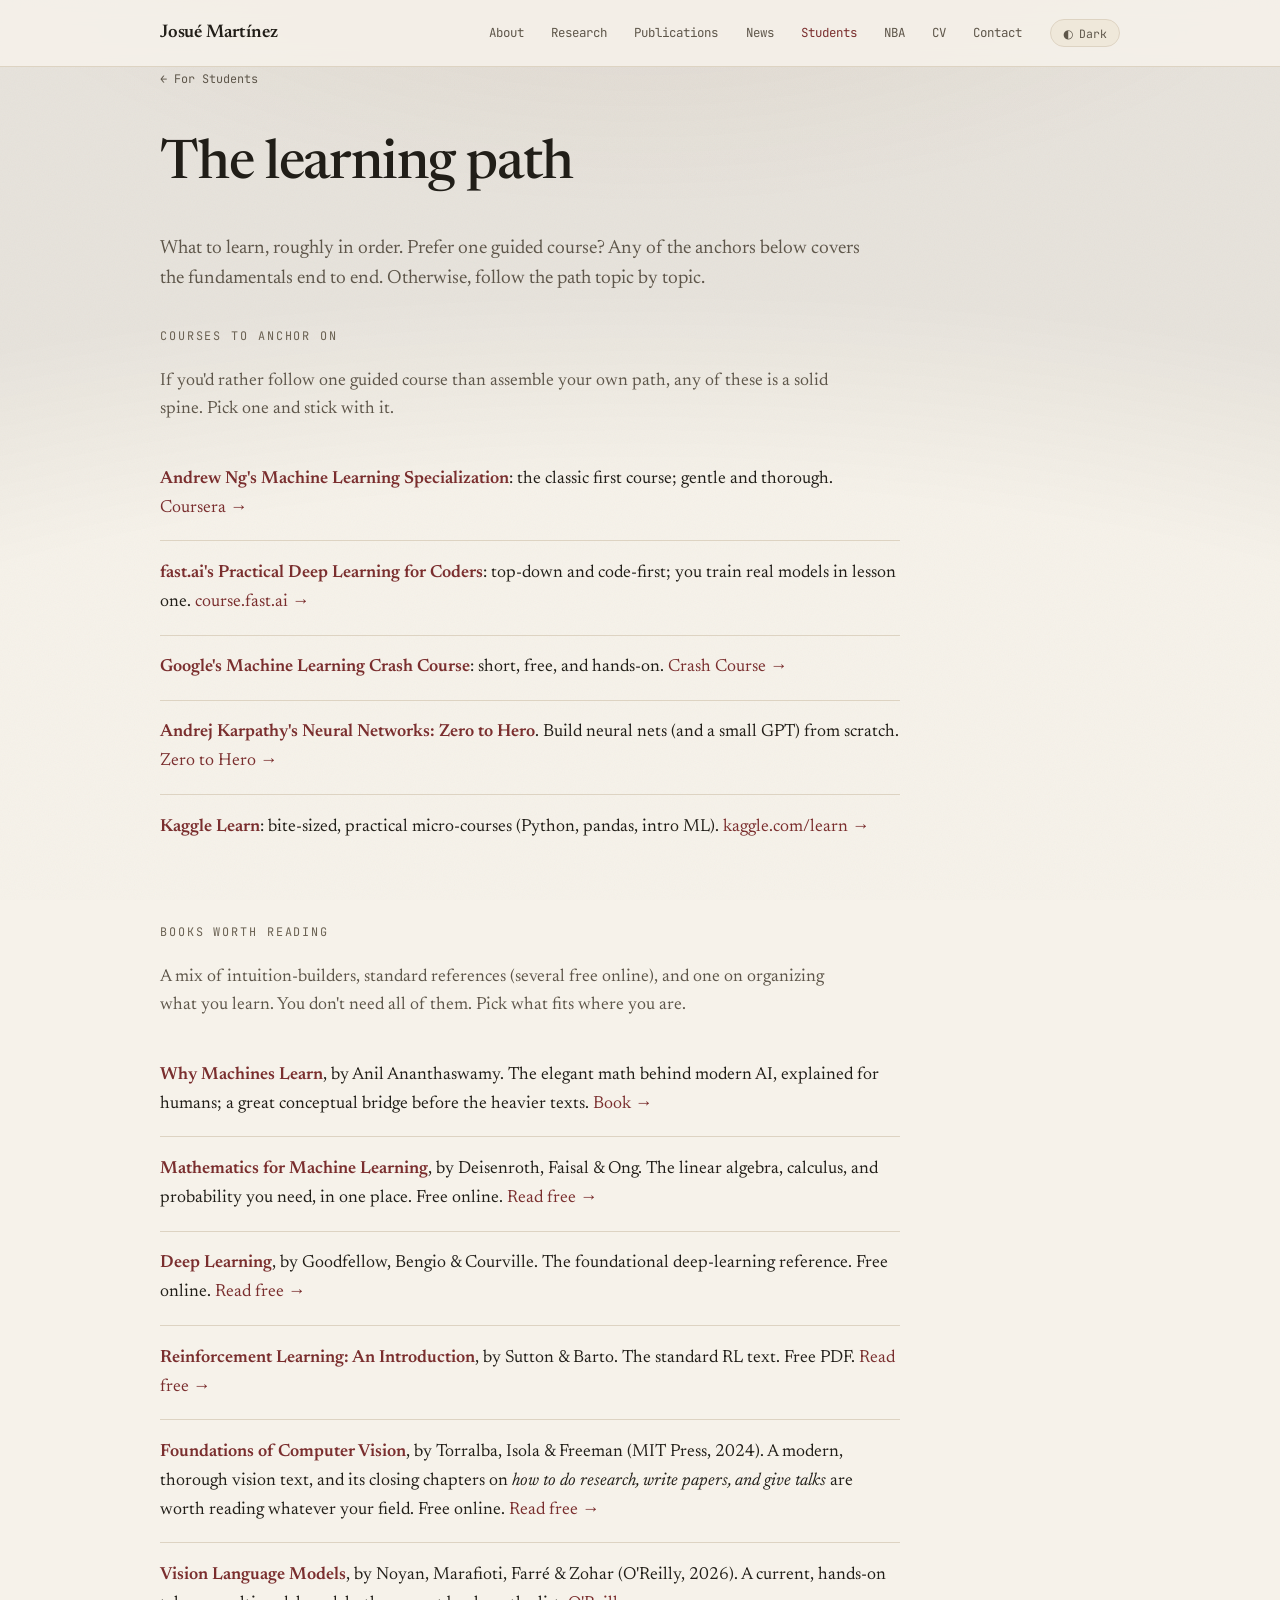
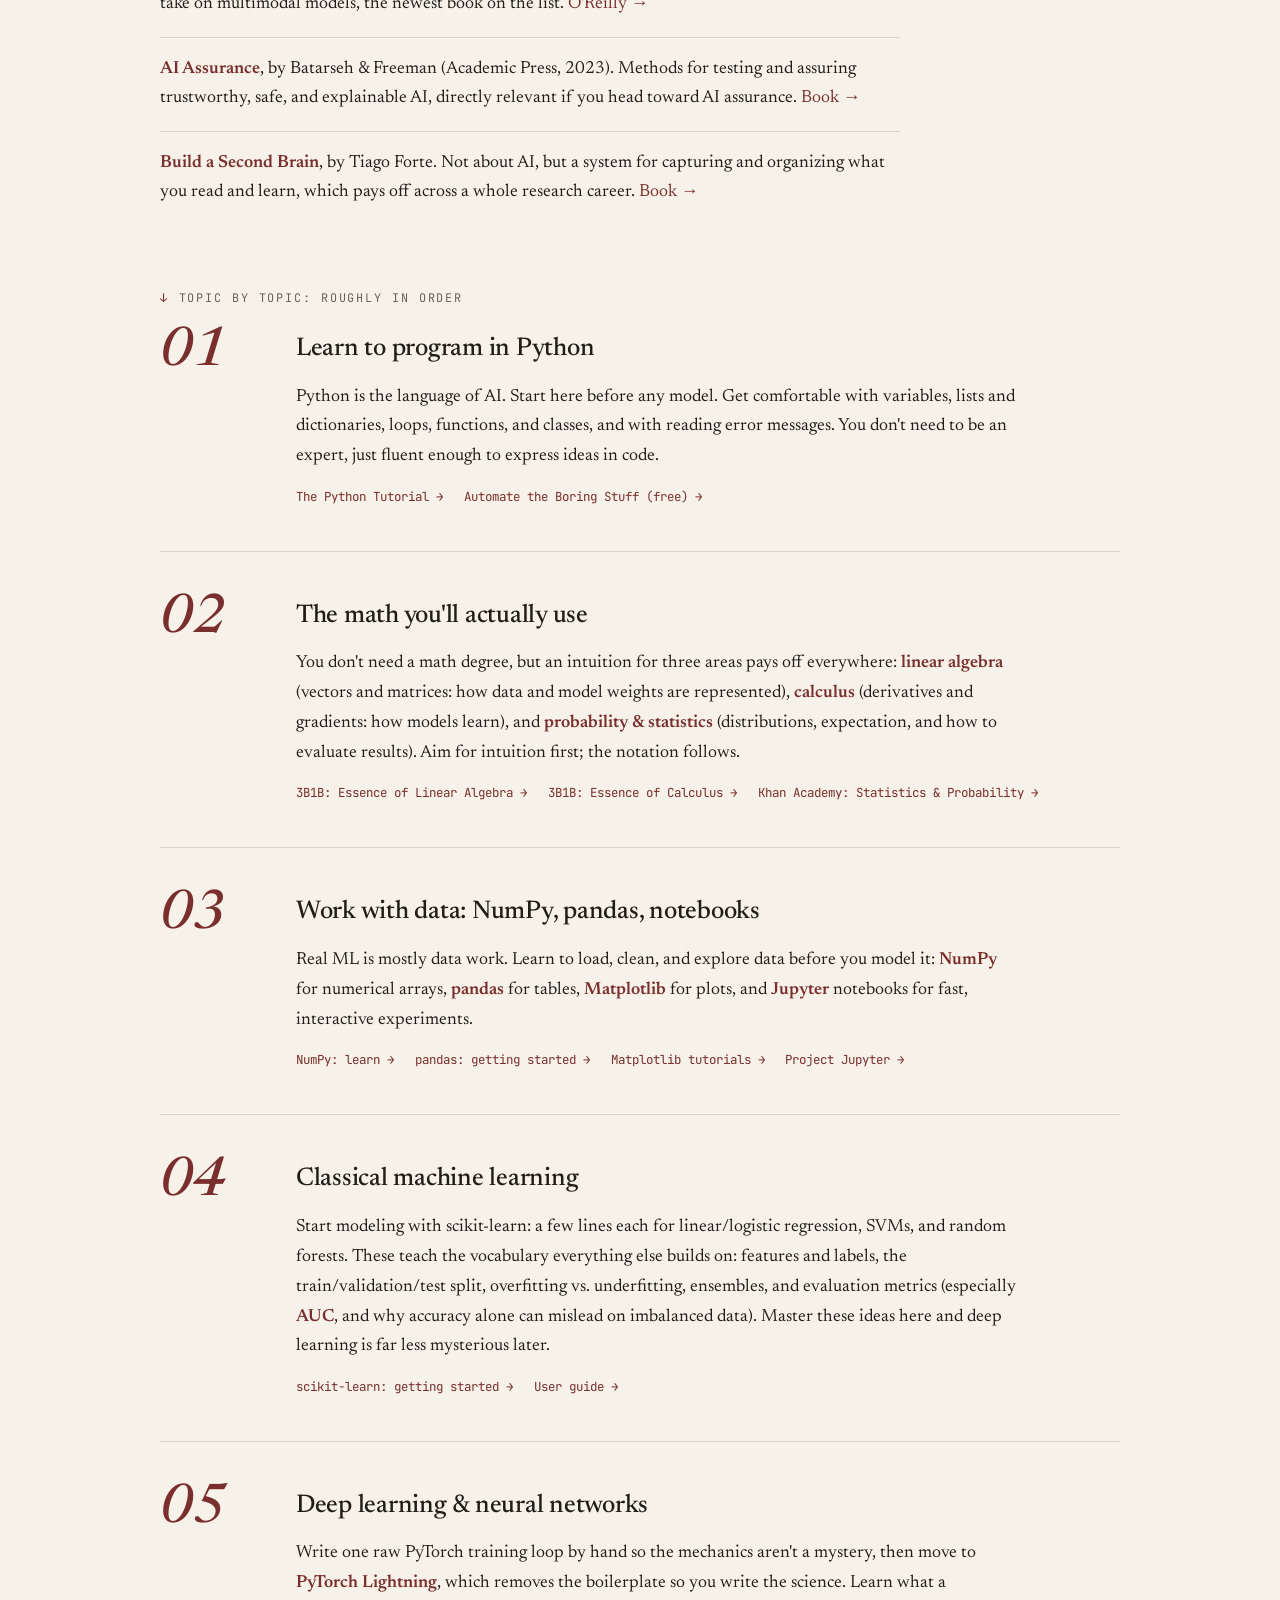
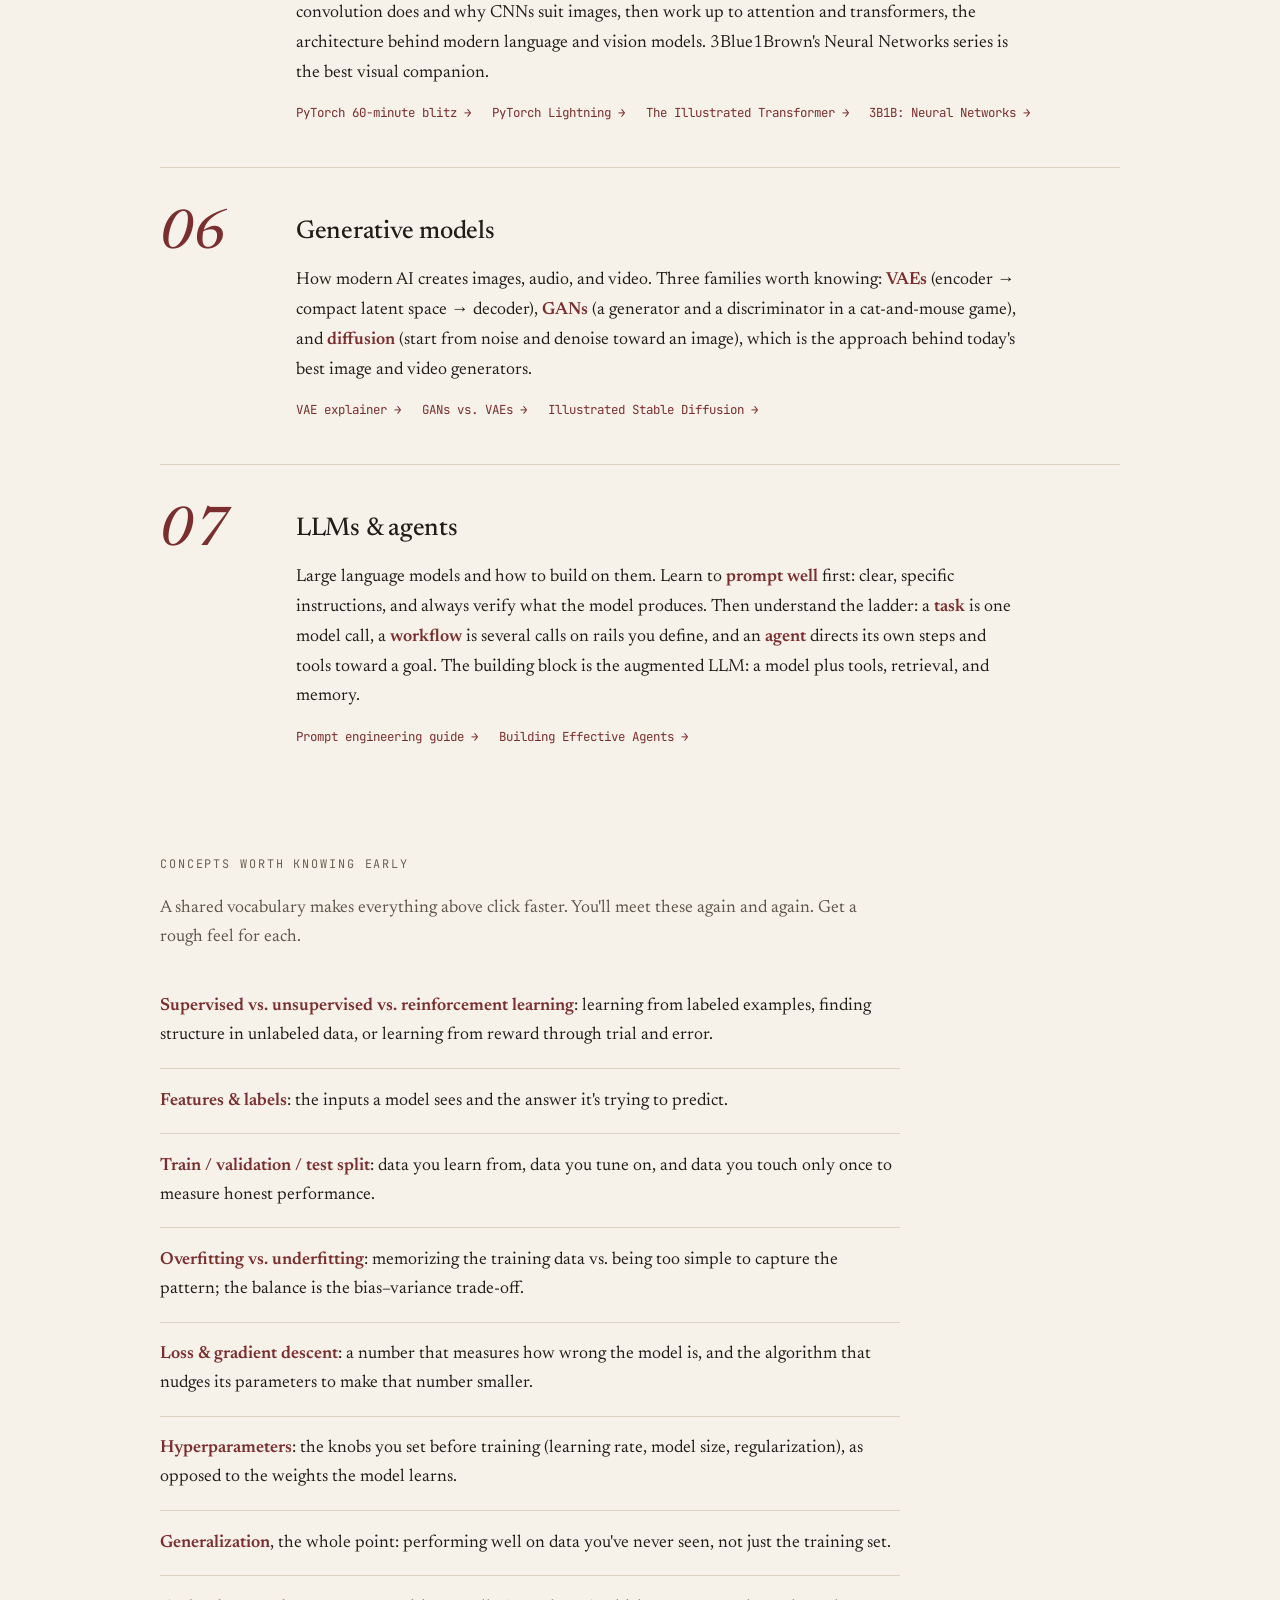
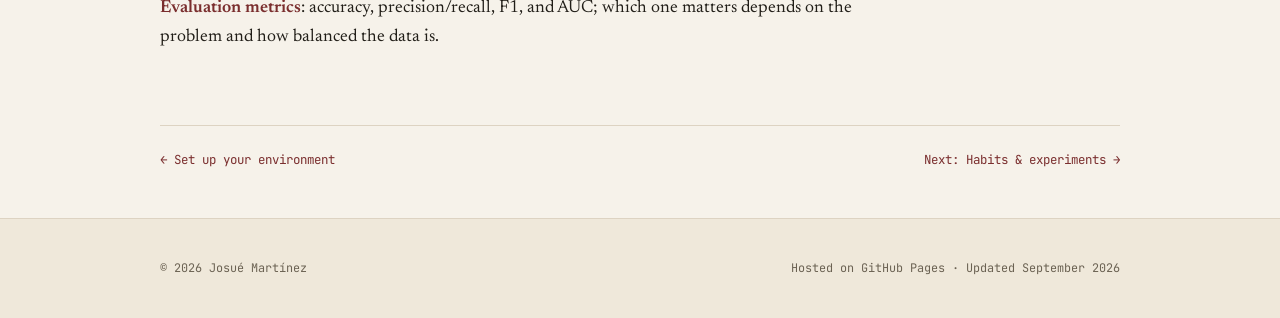
<file: students-learn.html>
<!DOCTYPE html>
<html lang="en" data-theme="light">
<head>
<meta charset="UTF-8">
<meta name="viewport" content="width=device-width, initial-scale=1.0">
<title>The learning path · For Students · Josué Martínez</title>
<meta name="description" content="What to learn in order to get into AI/ML: Python, the essential math, data tools, classical ML, deep learning, generative models, and LLMs & agents, plus courses to anchor on and the concepts to know early.">
<meta name="author" content="Josué Martínez">
<meta property="og:title" content="The learning path · For Students">
<meta property="og:description" content="A learn-in-order path into AI/ML, courses to anchor on, and key concepts.">
<meta property="og:image" content="https://martinez-hub.github.io/assets/profile.jpg">
<meta property="og:url" content="https://martinez-hub.github.io/students-learn.html">
<meta property="og:type" content="website">
<meta name="twitter:card" content="summary">

<script>
  (function(){
    try{
      var s=localStorage.getItem('theme');
      var m=s||(window.matchMedia('(prefers-color-scheme: dark)').matches?'dark':'light');
      document.documentElement.setAttribute('data-theme',m);
    }catch(e){ document.documentElement.setAttribute('data-theme','light'); }
  })();
</script>

<link rel="icon" type="image/svg+xml" href="./assets/favicon.svg">
<link rel="apple-touch-icon" href="./assets/apple-touch-icon.png">
<link rel="stylesheet" href="style.css">
<link rel="preconnect" href="https://fonts.googleapis.com">
<link rel="preconnect" href="https://fonts.gstatic.com" crossorigin>
<link href="https://fonts.googleapis.com/css2?family=Newsreader:ital,opsz,wght@0,6..72,400;0,6..72,500;0,6..72,600;1,6..72,400&family=JetBrains+Mono:wght@400;500&display=swap" rel="stylesheet">

<!-- Google Analytics -->
<script async src="https://www.googletagmanager.com/gtag/js?id=G-CW59PVY98J"></script>
<script>
  window.dataLayer = window.dataLayer || [];
  function gtag(){dataLayer.push(arguments);}
  gtag('js', new Date());
  gtag('config', 'G-CW59PVY98J');
</script>
</head>
<body>

<nav class="nav">
  <div class="nav-inner">
    <a class="brand" href="index.html">Josué Martínez</a>
    <button class="nav-burger" id="navBurger" aria-label="Open menu" aria-expanded="false"><span></span><span></span><span></span></button>
    <ul class="nav-menu" id="navMenu">
      <li><a href="index.html">About</a></li>
      <li><a href="research.html">Research</a></li>
      <li><a href="publications.html">Publications</a></li>
      <li><a href="news.html">News</a></li>
      <li><a href="students.html" class="active">Students</a></li>
      <li><a href="nba.html">NBA</a></li>
      <li><a href="./cv/Josue_Martinez_Martinez_CV.pdf" target="_blank">CV</a></li>
      <li><a href="contact.html">Contact</a></li>
      <li><button class="toggle" id="themeToggle" aria-label="Toggle theme"><span id="themeIcon">◐</span> <span id="themeText">Dark</span></button></li>
    </ul>
  </div>
</nav>

<main class="wrap reveal d1">
  <a class="crumb" href="students.html">← For Students</a>
  <h1 class="page-title">The learning path</h1>
  <p class="lead">What to learn, roughly in order. Prefer one guided course? Any of the anchors below covers the fundamentals end to end. Otherwise, follow the path topic by topic.</p>

  <!-- Courses to anchor on -->
  <section class="guide-sec">
    <div class="sec-h">Courses to anchor on</div>
    <p class="guide-note">If you'd rather follow one guided course than assemble your own path, any of these is a solid spine. Pick one and stick with it.</p>
    <ul class="interests">
      <li><b>Andrew Ng's Machine Learning Specialization</b>: the classic first course; gentle and thorough. <a class="ulink" href="https://www.coursera.org/specializations/machine-learning-introduction" target="_blank">Coursera →</a></li>
      <li><b>fast.ai's Practical Deep Learning for Coders</b>: top-down and code-first; you train real models in lesson one. <a class="ulink" href="https://course.fast.ai" target="_blank">course.fast.ai →</a></li>
      <li><b>Google's Machine Learning Crash Course</b>: short, free, and hands-on. <a class="ulink" href="https://developers.google.com/machine-learning/crash-course" target="_blank">Crash Course →</a></li>
      <li><b>Andrej Karpathy's Neural Networks: Zero to Hero</b>. Build neural nets (and a small GPT) from scratch. <a class="ulink" href="https://karpathy.ai/zero-to-hero.html" target="_blank">Zero to Hero →</a></li>
      <li><b>Kaggle Learn</b>: bite-sized, practical micro-courses (Python, pandas, intro ML). <a class="ulink" href="https://www.kaggle.com/learn" target="_blank">kaggle.com/learn →</a></li>
    </ul>
  </section>

  <!-- Books worth reading -->
  <section class="guide-sec">
    <div class="sec-h">Books worth reading</div>
    <p class="guide-note">A mix of intuition-builders, standard references (several free online), and one on organizing what you learn. You don't need all of them. Pick what fits where you are.</p>
    <ul class="interests">
      <li><b>Why Machines Learn</b>, by Anil Ananthaswamy. The elegant math behind modern AI, explained for humans; a great conceptual bridge before the heavier texts. <a class="ulink" href="https://www.penguinrandomhouse.com/books/718178/why-machines-learn-by-anil-ananthaswamy/" target="_blank">Book →</a></li>
      <li><b>Mathematics for Machine Learning</b>, by Deisenroth, Faisal &amp; Ong. The linear algebra, calculus, and probability you need, in one place. Free online. <a class="ulink" href="https://mml-book.github.io" target="_blank">Read free →</a></li>
      <li><b>Deep Learning</b>, by Goodfellow, Bengio &amp; Courville. The foundational deep-learning reference. Free online. <a class="ulink" href="https://www.deeplearningbook.org" target="_blank">Read free →</a></li>
      <li><b>Reinforcement Learning: An Introduction</b>, by Sutton &amp; Barto. The standard RL text. Free PDF. <a class="ulink" href="http://incompleteideas.net/book/the-book-2nd.html" target="_blank">Read free →</a></li>
      <li><b>Foundations of Computer Vision</b>, by Torralba, Isola &amp; Freeman (MIT Press, 2024). A modern, thorough vision text, and its closing chapters on <i>how to do research, write papers, and give talks</i> are worth reading whatever your field. Free online. <a class="ulink" href="https://visionbook.mit.edu" target="_blank">Read free →</a></li>
      <li><b>Vision Language Models</b>, by Noyan, Marafioti, Farré &amp; Zohar (O'Reilly, 2026). A current, hands-on take on multimodal models, the newest book on the list. <a class="ulink" href="https://www.oreilly.com/library/view/vision-language-models/9798341624030/" target="_blank">O'Reilly →</a></li>
      <li><b>AI Assurance</b>, by Batarseh &amp; Freeman (Academic Press, 2023). Methods for testing and assuring trustworthy, safe, and explainable AI, directly relevant if you head toward AI assurance. <a class="ulink" href="https://shop.elsevier.com/books/ai-assurance/batarseh/978-0-323-91919-7" target="_blank">Book →</a></li>
      <li><b>Build a Second Brain</b>, by Tiago Forte. Not about AI, but a system for capturing and organizing what you read and learn, which pays off across a whole research career. <a class="ulink" href="https://www.buildingasecondbrain.com" target="_blank">Book →</a></li>
    </ul>
  </section>

  <!-- The learning path -->
  <section class="guide-sec">
    <div class="sec-h"><span class="num">↓</span> Topic by topic: roughly in order</div>

    <section class="project">
      <div class="idx">01</div>
      <div class="body">
        <h3>Learn to program in Python</h3>
        <p>Python is the language of AI. Start here before any model. Get comfortable with variables, lists and dictionaries, loops, functions, and classes, and with reading error messages. You don't need to be an expert, just fluent enough to express ideas in code.</p>
        <div class="linkrow">
          <a class="ulink" href="https://docs.python.org/3/tutorial/" target="_blank">The Python Tutorial →</a>
          <a class="ulink" href="https://automatetheboringstuff.com/" target="_blank">Automate the Boring Stuff (free) →</a>
        </div>
      </div>
    </section>

    <section class="project">
      <div class="idx">02</div>
      <div class="body">
        <h3>The math you'll actually use</h3>
        <p>You don't need a math degree, but an intuition for three areas pays off everywhere: <b>linear algebra</b> (vectors and matrices: how data and model weights are represented), <b>calculus</b> (derivatives and gradients: how models learn), and <b>probability &amp; statistics</b> (distributions, expectation, and how to evaluate results). Aim for intuition first; the notation follows.</p>
        <div class="linkrow">
          <a class="ulink" href="https://www.3blue1brown.com/topics/linear-algebra" target="_blank">3B1B: Essence of Linear Algebra →</a>
          <a class="ulink" href="https://www.3blue1brown.com/topics/calculus" target="_blank">3B1B: Essence of Calculus →</a>
          <a class="ulink" href="https://www.khanacademy.org/math/statistics-probability" target="_blank">Khan Academy: Statistics &amp; Probability →</a>
        </div>
      </div>
    </section>

    <section class="project">
      <div class="idx">03</div>
      <div class="body">
        <h3>Work with data: NumPy, pandas, notebooks</h3>
        <p>Real ML is mostly data work. Learn to load, clean, and explore data before you model it: <b>NumPy</b> for numerical arrays, <b>pandas</b> for tables, <b>Matplotlib</b> for plots, and <b>Jupyter</b> notebooks for fast, interactive experiments.</p>
        <div class="linkrow">
          <a class="ulink" href="https://numpy.org/learn/" target="_blank">NumPy: learn →</a>
          <a class="ulink" href="https://pandas.pydata.org/docs/getting_started/index.html" target="_blank">pandas: getting started →</a>
          <a class="ulink" href="https://matplotlib.org/stable/tutorials/index.html" target="_blank">Matplotlib tutorials →</a>
          <a class="ulink" href="https://jupyter.org/" target="_blank">Project Jupyter →</a>
        </div>
      </div>
    </section>

    <section class="project">
      <div class="idx">04</div>
      <div class="body">
        <h3>Classical machine learning</h3>
        <p>Start modeling with scikit-learn: a few lines each for linear/logistic regression, SVMs, and random forests. These teach the vocabulary everything else builds on: features and labels, the train/validation/test split, overfitting vs. underfitting, ensembles, and evaluation metrics (especially <b>AUC</b>, and why accuracy alone can mislead on imbalanced data). Master these ideas here and deep learning is far less mysterious later.</p>
        <div class="linkrow">
          <a class="ulink" href="https://scikit-learn.org/stable/getting_started.html" target="_blank">scikit-learn: getting started →</a>
          <a class="ulink" href="https://scikit-learn.org/stable/user_guide.html" target="_blank">User guide →</a>
        </div>
      </div>
    </section>

    <section class="project">
      <div class="idx">05</div>
      <div class="body">
        <h3>Deep learning &amp; neural networks</h3>
        <p>Write one raw PyTorch training loop by hand so the mechanics aren't a mystery, then move to <b>PyTorch Lightning</b>, which removes the boilerplate so you write the science. Learn what a convolution does and why CNNs suit images, then work up to attention and transformers, the architecture behind modern language and vision models. 3Blue1Brown's Neural Networks series is the best visual companion.</p>
        <div class="linkrow">
          <a class="ulink" href="https://pytorch.org/tutorials/" target="_blank">PyTorch 60-minute blitz →</a>
          <a class="ulink" href="https://lightning.ai/docs/pytorch/stable/" target="_blank">PyTorch Lightning →</a>
          <a class="ulink" href="https://jalammar.github.io/illustrated-transformer/" target="_blank">The Illustrated Transformer →</a>
          <a class="ulink" href="https://www.3blue1brown.com/topics/neural-networks" target="_blank">3B1B: Neural Networks →</a>
        </div>
      </div>
    </section>

    <section class="project">
      <div class="idx">06</div>
      <div class="body">
        <h3>Generative models</h3>
        <p>How modern AI creates images, audio, and video. Three families worth knowing: <b>VAEs</b> (encoder → compact latent space → decoder), <b>GANs</b> (a generator and a discriminator in a cat-and-mouse game), and <b>diffusion</b> (start from noise and denoise toward an image), which is the approach behind today's best image and video generators.</p>
        <div class="linkrow">
          <a class="ulink" href="https://xnought.github.io/vae-explainer" target="_blank">VAE explainer →</a>
          <a class="ulink" href="https://www.geeksforgeeks.org/deep-learning/generative-models-in-ai-a-comprehensive-comparison-of-gans-and-vaes/" target="_blank">GANs vs. VAEs →</a>
          <a class="ulink" href="https://jalammar.github.io/illustrated-stable-diffusion/" target="_blank">Illustrated Stable Diffusion →</a>
        </div>
      </div>
    </section>

    <section class="project">
      <div class="idx">07</div>
      <div class="body">
        <h3>LLMs &amp; agents</h3>
        <p>Large language models and how to build on them. Learn to <b>prompt well</b> first: clear, specific instructions, and always verify what the model produces. Then understand the ladder: a <b>task</b> is one model call, a <b>workflow</b> is several calls on rails you define, and an <b>agent</b> directs its own steps and tools toward a goal. The building block is the augmented LLM: a model plus tools, retrieval, and memory.</p>
        <div class="linkrow">
          <a class="ulink" href="https://docs.claude.com/en/docs/build-with-claude/prompt-engineering/overview" target="_blank">Prompt engineering guide →</a>
          <a class="ulink" href="https://www.anthropic.com/research/building-effective-agents" target="_blank">Building Effective Agents →</a>
        </div>
      </div>
    </section>
  </section>

  <!-- Concepts worth knowing early -->
  <section class="guide-sec">
    <div class="sec-h">Concepts worth knowing early</div>
    <p class="guide-note">A shared vocabulary makes everything above click faster. You'll meet these again and again. Get a rough feel for each.</p>
    <ul class="interests">
      <li><b>Supervised vs. unsupervised vs. reinforcement learning</b>: learning from labeled examples, finding structure in unlabeled data, or learning from reward through trial and error.</li>
      <li><b>Features &amp; labels</b>: the inputs a model sees and the answer it's trying to predict.</li>
      <li><b>Train / validation / test split</b>: data you learn from, data you tune on, and data you touch only once to measure honest performance.</li>
      <li><b>Overfitting vs. underfitting</b>: memorizing the training data vs. being too simple to capture the pattern; the balance is the bias–variance trade-off.</li>
      <li><b>Loss &amp; gradient descent</b>: a number that measures how wrong the model is, and the algorithm that nudges its parameters to make that number smaller.</li>
      <li><b>Hyperparameters</b>: the knobs you set before training (learning rate, model size, regularization), as opposed to the weights the model learns.</li>
      <li><b>Generalization</b>, the whole point: performing well on data you've never seen, not just the training set.</li>
      <li><b>Evaluation metrics</b>: accuracy, precision/recall, F1, and AUC; which one matters depends on the problem and how balanced the data is.</li>
    </ul>
  </section>

  <nav class="pager">
    <a class="prev" href="students-setup.html">← Set up your environment</a>
    <a class="next" href="students-practice.html">Next: Habits &amp; experiments →</a>
  </nav>
</main>

<footer>
  <div class="footer-inner"><span>© 2026 Josué Martínez</span><span>Hosted on GitHub Pages · Updated September 2026</span></div>
</footer>
<script src="main.js"></script>
</body>
</html>
</file>
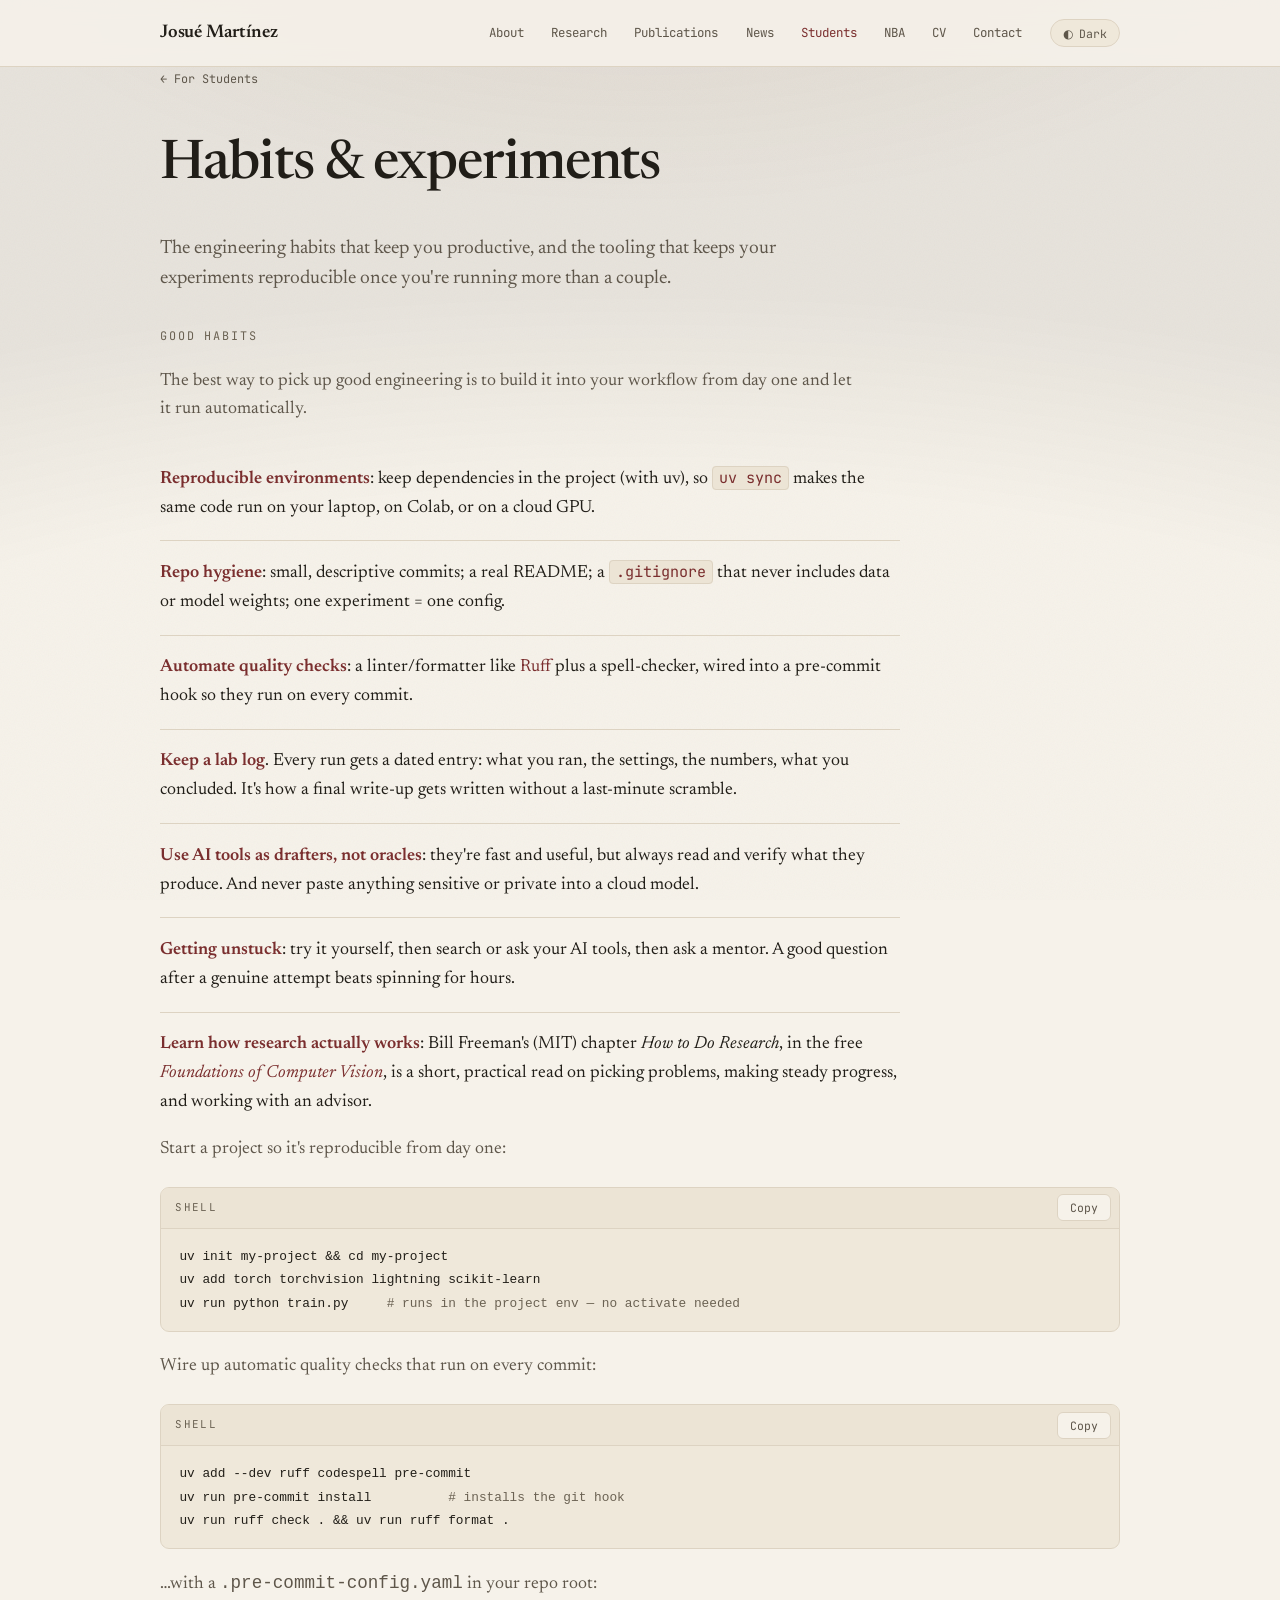
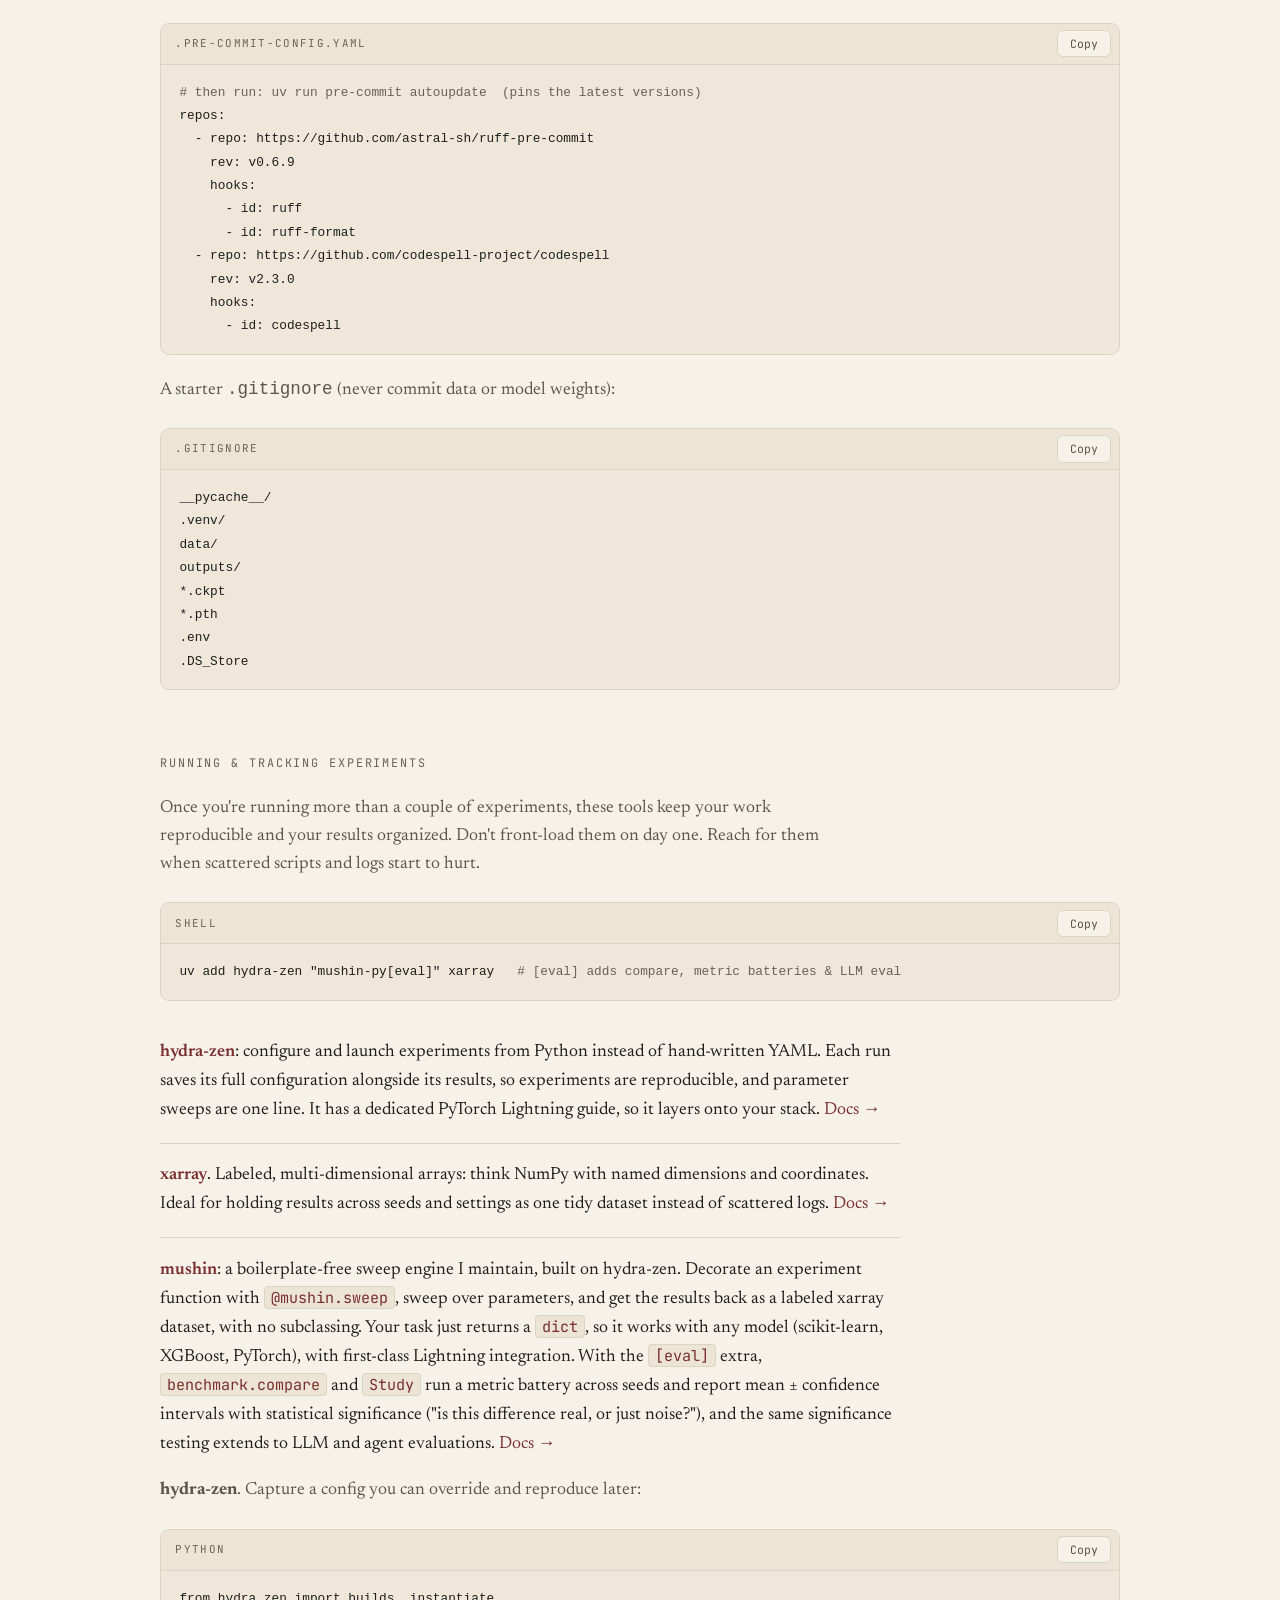
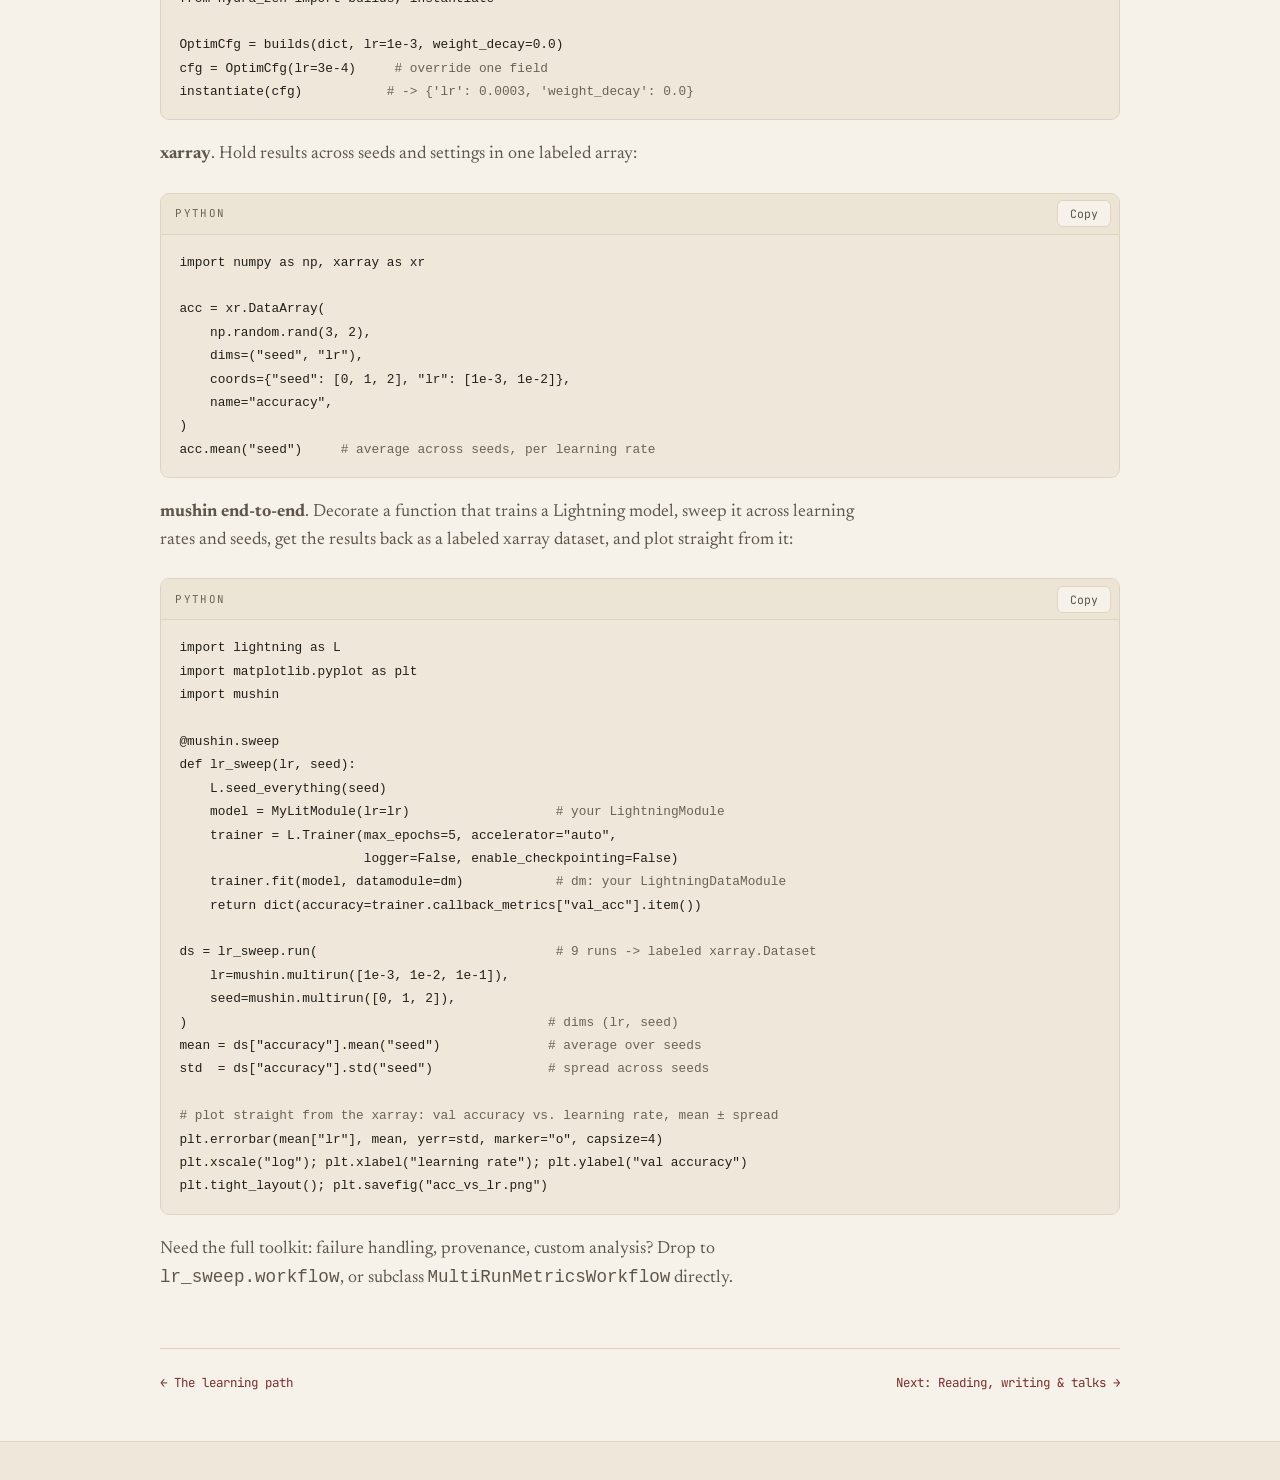
<file: students-practice.html>
<!DOCTYPE html>
<html lang="en" data-theme="light">
<head>
<meta charset="UTF-8">
<meta name="viewport" content="width=device-width, initial-scale=1.0">
<title>Habits &amp; experiments · For Students · Josué Martínez</title>
<meta name="description" content="Engineering habits that keep you productive in AI/ML, and the tooling (hydra-zen, xarray, mushin) that keeps experiments reproducible and organized.">
<meta name="author" content="Josué Martínez">
<meta property="og:title" content="Habits & experiments · For Students">
<meta property="og:description" content="Good engineering habits and reproducible experiment tooling.">
<meta property="og:image" content="https://martinez-hub.github.io/assets/profile.jpg">
<meta property="og:url" content="https://martinez-hub.github.io/students-practice.html">
<meta property="og:type" content="website">
<meta name="twitter:card" content="summary">

<script>
  (function(){
    try{
      var s=localStorage.getItem('theme');
      var m=s||(window.matchMedia('(prefers-color-scheme: dark)').matches?'dark':'light');
      document.documentElement.setAttribute('data-theme',m);
    }catch(e){ document.documentElement.setAttribute('data-theme','light'); }
  })();
</script>

<link rel="icon" type="image/svg+xml" href="./assets/favicon.svg">
<link rel="apple-touch-icon" href="./assets/apple-touch-icon.png">
<link rel="stylesheet" href="style.css">
<link rel="preconnect" href="https://fonts.googleapis.com">
<link rel="preconnect" href="https://fonts.gstatic.com" crossorigin>
<link href="https://fonts.googleapis.com/css2?family=Newsreader:ital,opsz,wght@0,6..72,400;0,6..72,500;0,6..72,600;1,6..72,400&family=JetBrains+Mono:wght@400;500&display=swap" rel="stylesheet">

<!-- Google Analytics -->
<script async src="https://www.googletagmanager.com/gtag/js?id=G-CW59PVY98J"></script>
<script>
  window.dataLayer = window.dataLayer || [];
  function gtag(){dataLayer.push(arguments);}
  gtag('js', new Date());
  gtag('config', 'G-CW59PVY98J');
</script>
</head>
<body>

<nav class="nav">
  <div class="nav-inner">
    <a class="brand" href="index.html">Josué Martínez</a>
    <button class="nav-burger" id="navBurger" aria-label="Open menu" aria-expanded="false"><span></span><span></span><span></span></button>
    <ul class="nav-menu" id="navMenu">
      <li><a href="index.html">About</a></li>
      <li><a href="research.html">Research</a></li>
      <li><a href="publications.html">Publications</a></li>
      <li><a href="news.html">News</a></li>
      <li><a href="students.html" class="active">Students</a></li>
      <li><a href="nba.html">NBA</a></li>
      <li><a href="./cv/Josue_Martinez_Martinez_CV.pdf" target="_blank">CV</a></li>
      <li><a href="contact.html">Contact</a></li>
      <li><button class="toggle" id="themeToggle" aria-label="Toggle theme"><span id="themeIcon">◐</span> <span id="themeText">Dark</span></button></li>
    </ul>
  </div>
</nav>

<main class="wrap reveal d1">
  <a class="crumb" href="students.html">← For Students</a>
  <h1 class="page-title">Habits &amp; experiments</h1>
  <p class="lead">The engineering habits that keep you productive, and the tooling that keeps your experiments reproducible once you're running more than a couple.</p>

  <!-- Good habits -->
  <section class="guide-sec">
    <div class="sec-h">Good habits</div>
    <p class="guide-note">The best way to pick up good engineering is to build it into your workflow from day one and let it run automatically.</p>
    <ul class="interests">
      <li><b>Reproducible environments</b>: keep dependencies in the project (with uv), so <code>uv sync</code> makes the same code run on your laptop, on Colab, or on a cloud GPU.</li>
      <li><b>Repo hygiene</b>: small, descriptive commits; a real README; a <code>.gitignore</code> that never includes data or model weights; one experiment = one config.</li>
      <li><b>Automate quality checks</b>: a linter/formatter like <a class="ulink" href="https://docs.astral.sh/ruff/" target="_blank">Ruff</a> plus a spell-checker, wired into a pre-commit hook so they run on every commit.</li>
      <li><b>Keep a lab log</b>. Every run gets a dated entry: what you ran, the settings, the numbers, what you concluded. It's how a final write-up gets written without a last-minute scramble.</li>
      <li><b>Use AI tools as drafters, not oracles</b>: they're fast and useful, but always read and verify what they produce. And never paste anything sensitive or private into a cloud model.</li>
      <li><b>Getting unstuck</b>: try it yourself, then search or ask your AI tools, then ask a mentor. A good question after a genuine attempt beats spinning for hours.</li>
      <li><b>Learn how research actually works</b>: Bill Freeman's (MIT) chapter <i>How to Do Research</i>, in the free <a class="ulink" href="https://visionbook.mit.edu" target="_blank"><i>Foundations of Computer Vision</i></a>, is a short, practical read on picking problems, making steady progress, and working with an advisor.</li>
    </ul>

    <p class="guide-note">Start a project so it's reproducible from day one:</p>
    <div class="codeblock">
      <div class="cb-bar"><span class="cb-label">shell</span><button class="cb-copy" type="button">Copy</button></div>
      <pre class="cb-pre"><code>uv init my-project &amp;&amp; cd my-project
uv add torch torchvision lightning scikit-learn
uv run python train.py     <span class="c"># runs in the project env — no activate needed</span></code></pre>
    </div>

    <p class="guide-note">Wire up automatic quality checks that run on every commit:</p>
    <div class="codeblock">
      <div class="cb-bar"><span class="cb-label">shell</span><button class="cb-copy" type="button">Copy</button></div>
      <pre class="cb-pre"><code>uv add --dev ruff codespell pre-commit
uv run pre-commit install          <span class="c"># installs the git hook</span>
uv run ruff check . &amp;&amp; uv run ruff format .</code></pre>
    </div>

    <p class="guide-note">…with a <code>.pre-commit-config.yaml</code> in your repo root:</p>
    <div class="codeblock">
      <div class="cb-bar"><span class="cb-label">.pre-commit-config.yaml</span><button class="cb-copy" type="button">Copy</button></div>
      <pre class="cb-pre"><code><span class="c"># then run: uv run pre-commit autoupdate  (pins the latest versions)</span>
repos:
  - repo: https://github.com/astral-sh/ruff-pre-commit
    rev: v0.6.9
    hooks:
      - id: ruff
      - id: ruff-format
  - repo: https://github.com/codespell-project/codespell
    rev: v2.3.0
    hooks:
      - id: codespell</code></pre>
    </div>

    <p class="guide-note">A starter <code>.gitignore</code> (never commit data or model weights):</p>
    <div class="codeblock">
      <div class="cb-bar"><span class="cb-label">.gitignore</span><button class="cb-copy" type="button">Copy</button></div>
      <pre class="cb-pre"><code>__pycache__/
.venv/
data/
outputs/
*.ckpt
*.pth
.env
.DS_Store</code></pre>
    </div>
  </section>

  <!-- Running experiments -->
  <section class="guide-sec">
    <div class="sec-h">Running &amp; tracking experiments</div>
    <p class="guide-note">Once you're running more than a couple of experiments, these tools keep your work reproducible and your results organized. Don't front-load them on day one. Reach for them when scattered scripts and logs start to hurt.</p>
    <div class="codeblock">
      <div class="cb-bar"><span class="cb-label">shell</span><button class="cb-copy" type="button">Copy</button></div>
      <pre class="cb-pre"><code>uv add hydra-zen "mushin-py[eval]" xarray   <span class="c"># [eval] adds compare, metric batteries &amp; LLM eval</span></code></pre>
    </div>
    <ul class="interests">
      <li><b>hydra-zen</b>: configure and launch experiments from Python instead of hand-written YAML. Each run saves its full configuration alongside its results, so experiments are reproducible, and parameter sweeps are one line. It has a dedicated PyTorch Lightning guide, so it layers onto your stack. <a class="ulink" href="https://mit-ll-responsible-ai.github.io/hydra-zen/" target="_blank">Docs →</a></li>
      <li><b>xarray</b>. Labeled, multi-dimensional arrays: think NumPy with named dimensions and coordinates. Ideal for holding results across seeds and settings as one tidy dataset instead of scattered logs. <a class="ulink" href="https://docs.xarray.dev/en/stable/" target="_blank">Docs →</a></li>
      <li><b>mushin</b>: a boilerplate-free sweep engine I maintain, built on hydra-zen. Decorate an experiment function with <code>@mushin.sweep</code>, sweep over parameters, and get the results back as a labeled xarray dataset, with no subclassing. Your task just returns a <code>dict</code>, so it works with any model (scikit-learn, XGBoost, PyTorch), with first-class Lightning integration. With the <code>[eval]</code> extra, <code>benchmark.compare</code> and <code>Study</code> run a metric battery across seeds and report mean ± confidence intervals with statistical significance ("is this difference real, or just noise?"), and the same significance testing extends to LLM and agent evaluations. <a class="ulink" href="https://martinez-hub.github.io/mushin/" target="_blank">Docs →</a></li>
    </ul>

    <p class="guide-note"><b>hydra-zen</b>. Capture a config you can override and reproduce later:</p>
    <div class="codeblock">
      <div class="cb-bar"><span class="cb-label">python</span><button class="cb-copy" type="button">Copy</button></div>
      <pre class="cb-pre"><code>from hydra_zen import builds, instantiate

OptimCfg = builds(dict, lr=1e-3, weight_decay=0.0)
cfg = OptimCfg(lr=3e-4)     <span class="c"># override one field</span>
instantiate(cfg)           <span class="c"># -&gt; {'lr': 0.0003, 'weight_decay': 0.0}</span></code></pre>
    </div>

    <p class="guide-note"><b>xarray</b>. Hold results across seeds and settings in one labeled array:</p>
    <div class="codeblock">
      <div class="cb-bar"><span class="cb-label">python</span><button class="cb-copy" type="button">Copy</button></div>
      <pre class="cb-pre"><code>import numpy as np, xarray as xr

acc = xr.DataArray(
    np.random.rand(3, 2),
    dims=("seed", "lr"),
    coords={"seed": [0, 1, 2], "lr": [1e-3, 1e-2]},
    name="accuracy",
)
acc.mean("seed")     <span class="c"># average across seeds, per learning rate</span></code></pre>
    </div>

    <p class="guide-note"><b>mushin end-to-end</b>. Decorate a function that trains a Lightning model, sweep it across learning rates and seeds, get the results back as a labeled xarray dataset, and plot straight from it:</p>
    <div class="codeblock">
      <div class="cb-bar"><span class="cb-label">python</span><button class="cb-copy" type="button">Copy</button></div>
      <pre class="cb-pre"><code>import lightning as L
import matplotlib.pyplot as plt
import mushin

@mushin.sweep
def lr_sweep(lr, seed):
    L.seed_everything(seed)
    model = MyLitModule(lr=lr)                   <span class="c"># your LightningModule</span>
    trainer = L.Trainer(max_epochs=5, accelerator="auto",
                        logger=False, enable_checkpointing=False)
    trainer.fit(model, datamodule=dm)            <span class="c"># dm: your LightningDataModule</span>
    return dict(accuracy=trainer.callback_metrics["val_acc"].item())

ds = lr_sweep.run(                               <span class="c"># 9 runs -&gt; labeled xarray.Dataset</span>
    lr=mushin.multirun([1e-3, 1e-2, 1e-1]),
    seed=mushin.multirun([0, 1, 2]),
)                                               <span class="c"># dims (lr, seed)</span>
mean = ds["accuracy"].mean("seed")              <span class="c"># average over seeds</span>
std  = ds["accuracy"].std("seed")               <span class="c"># spread across seeds</span>

<span class="c"># plot straight from the xarray: val accuracy vs. learning rate, mean ± spread</span>
plt.errorbar(mean["lr"], mean, yerr=std, marker="o", capsize=4)
plt.xscale("log"); plt.xlabel("learning rate"); plt.ylabel("val accuracy")
plt.tight_layout(); plt.savefig("acc_vs_lr.png")</code></pre>
    </div>
    <p class="guide-note">Need the full toolkit: failure handling, provenance, custom analysis? Drop to <code>lr_sweep.workflow</code>, or subclass <code>MultiRunMetricsWorkflow</code> directly.</p>
  </section>

  <nav class="pager">
    <a class="prev" href="students-learn.html">← The learning path</a>
    <a class="next" href="students-skills.html">Next: Reading, writing &amp; talks →</a>
  </nav>
</main>

<footer>
  <div class="footer-inner"><span>© 2026 Josué Martínez</span><span>Hosted on GitHub Pages · Updated September 2026</span></div>
</footer>
<script src="main.js"></script>
</body>
</html>
</file>
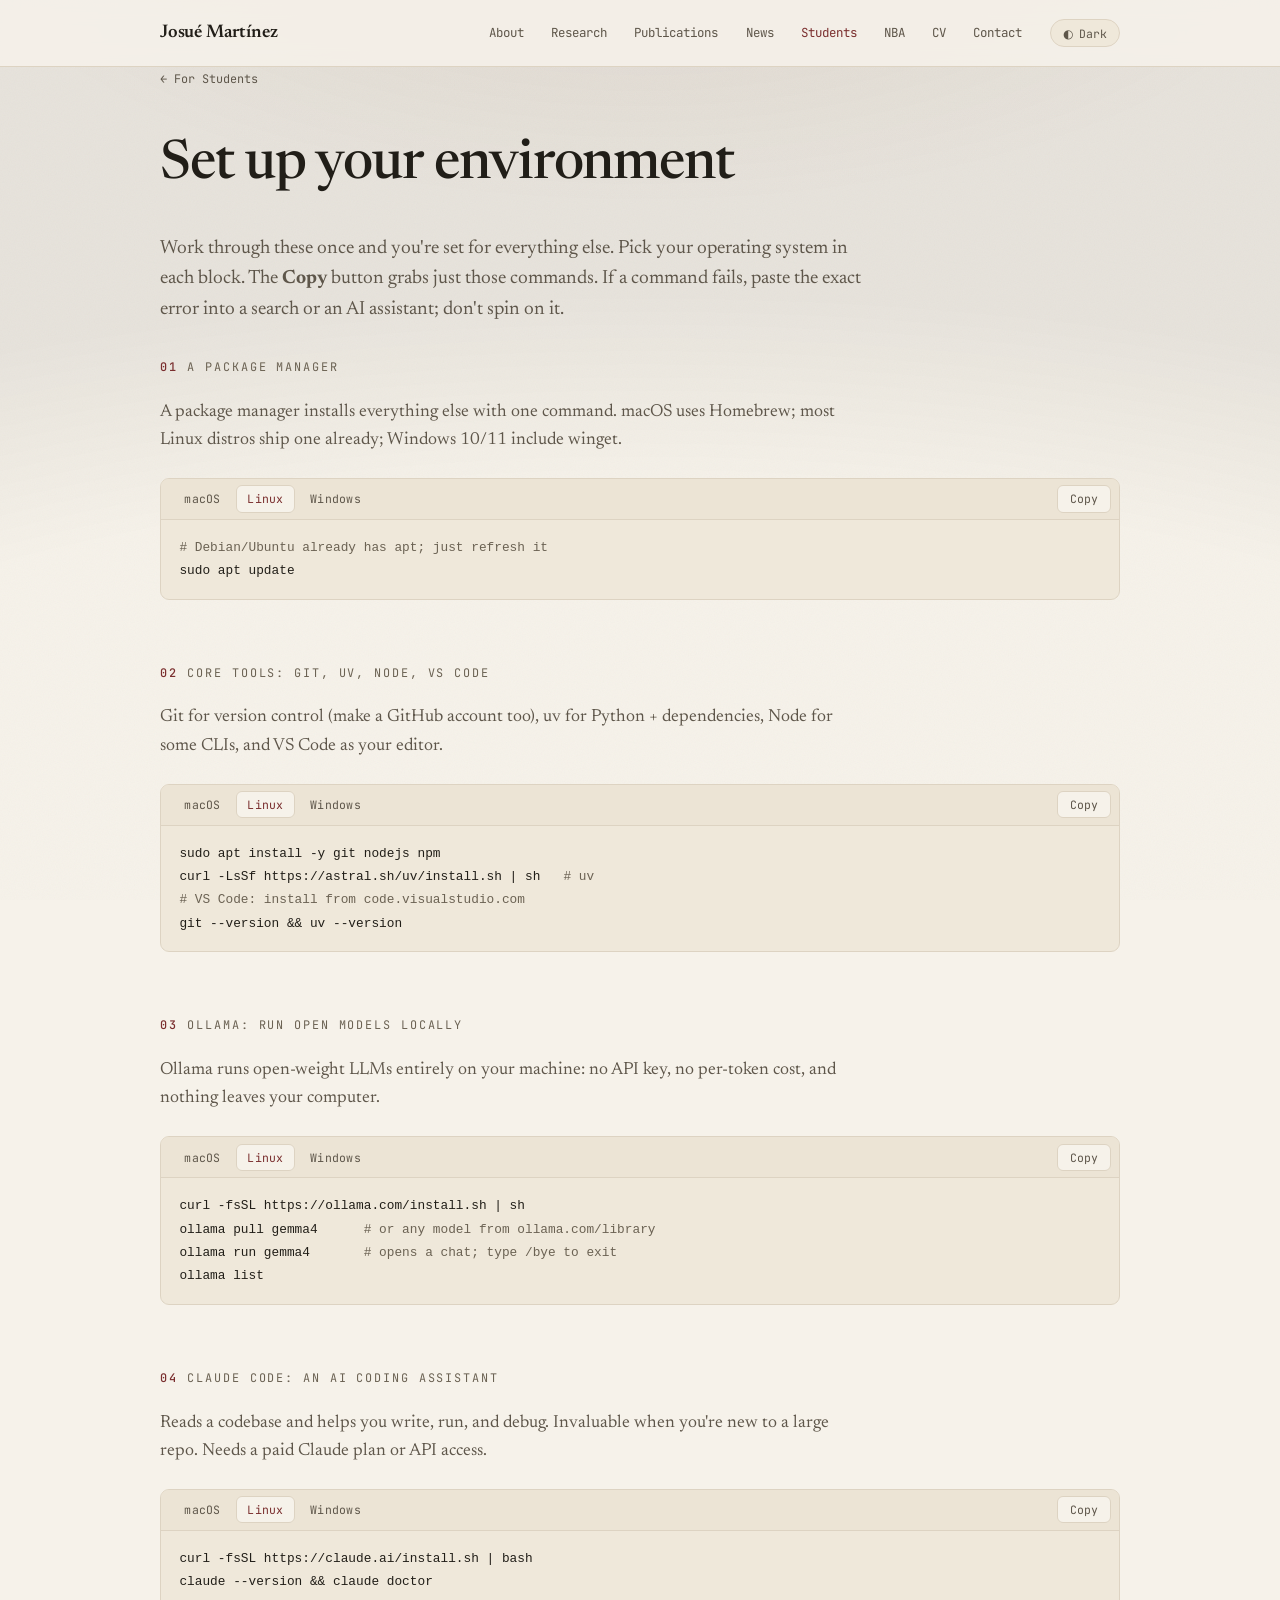
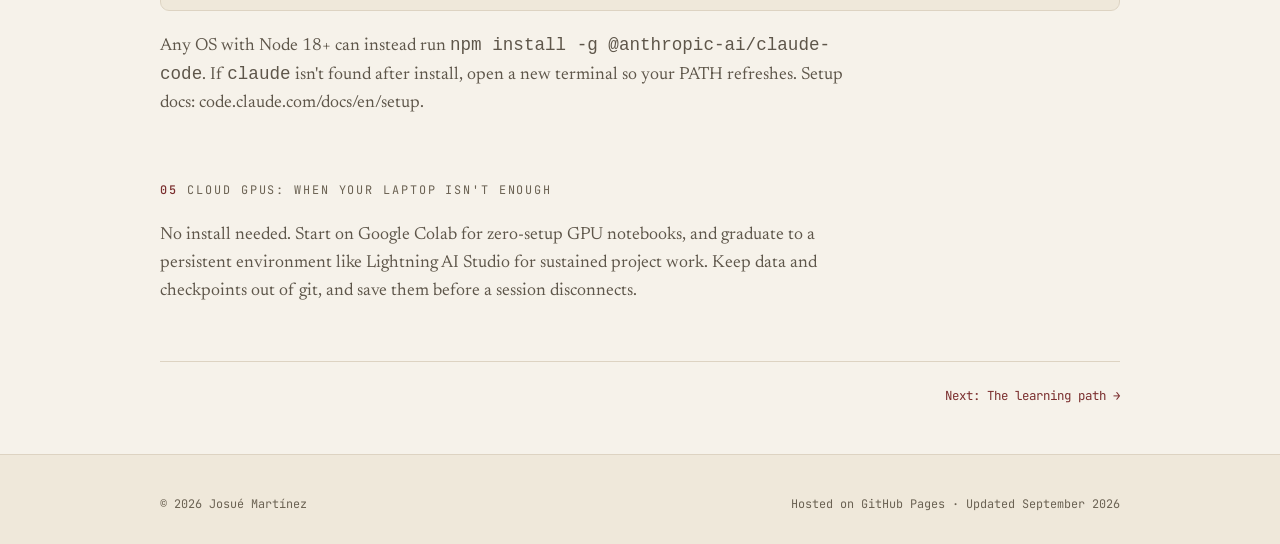
<file: students-setup.html>
<!DOCTYPE html>
<html lang="en" data-theme="light">
<head>
<meta charset="UTF-8">
<meta name="viewport" content="width=device-width, initial-scale=1.0">
<title>Set up your environment · For Students · Josué Martínez</title>
<meta name="description" content="Install the tools for AI/ML work once: package manager, Git, Python (uv), Ollama, Claude Code, and cloud GPUs, with copy-paste commands for macOS, Linux, and Windows.">
<meta name="author" content="Josué Martínez">
<meta property="og:title" content="Set up your environment · For Students">
<meta property="og:description" content="Copy-paste setup commands for macOS, Linux, and Windows.">
<meta property="og:image" content="https://martinez-hub.github.io/assets/profile.jpg">
<meta property="og:url" content="https://martinez-hub.github.io/students-setup.html">
<meta property="og:type" content="website">
<meta name="twitter:card" content="summary">

<script>
  (function(){
    try{
      var s=localStorage.getItem('theme');
      var m=s||(window.matchMedia('(prefers-color-scheme: dark)').matches?'dark':'light');
      document.documentElement.setAttribute('data-theme',m);
    }catch(e){ document.documentElement.setAttribute('data-theme','light'); }
  })();
</script>

<link rel="icon" type="image/svg+xml" href="./assets/favicon.svg">
<link rel="apple-touch-icon" href="./assets/apple-touch-icon.png">
<link rel="stylesheet" href="style.css">
<link rel="preconnect" href="https://fonts.googleapis.com">
<link rel="preconnect" href="https://fonts.gstatic.com" crossorigin>
<link href="https://fonts.googleapis.com/css2?family=Newsreader:ital,opsz,wght@0,6..72,400;0,6..72,500;0,6..72,600;1,6..72,400&family=JetBrains+Mono:wght@400;500&display=swap" rel="stylesheet">

<!-- Google Analytics -->
<script async src="https://www.googletagmanager.com/gtag/js?id=G-CW59PVY98J"></script>
<script>
  window.dataLayer = window.dataLayer || [];
  function gtag(){dataLayer.push(arguments);}
  gtag('js', new Date());
  gtag('config', 'G-CW59PVY98J');
</script>
</head>
<body>

<nav class="nav">
  <div class="nav-inner">
    <a class="brand" href="index.html">Josué Martínez</a>
    <button class="nav-burger" id="navBurger" aria-label="Open menu" aria-expanded="false"><span></span><span></span><span></span></button>
    <ul class="nav-menu" id="navMenu">
      <li><a href="index.html">About</a></li>
      <li><a href="research.html">Research</a></li>
      <li><a href="publications.html">Publications</a></li>
      <li><a href="news.html">News</a></li>
      <li><a href="students.html" class="active">Students</a></li>
      <li><a href="nba.html">NBA</a></li>
      <li><a href="./cv/Josue_Martinez_Martinez_CV.pdf" target="_blank">CV</a></li>
      <li><a href="contact.html">Contact</a></li>
      <li><button class="toggle" id="themeToggle" aria-label="Toggle theme"><span id="themeIcon">◐</span> <span id="themeText">Dark</span></button></li>
    </ul>
  </div>
</nav>

<main class="wrap reveal d1">
  <a class="crumb" href="students.html">← For Students</a>
  <h1 class="page-title">Set up your environment</h1>
  <p class="lead">Work through these once and you're set for everything else. Pick your operating system in each block. The <b>Copy</b> button grabs just those commands. If a command fails, paste the exact error into a search or an AI assistant; don't spin on it.</p>

  <section class="guide-sec">
    <div class="sec-h"><span class="num">01</span> A package manager</div>
    <p class="guide-note">A package manager installs everything else with one command. macOS uses <a class="ulink" href="https://brew.sh" target="_blank">Homebrew</a>; most Linux distros ship one already; Windows 10/11 include <a class="ulink" href="https://learn.microsoft.com/windows/package-manager/winget/" target="_blank">winget</a>.</p>
    <div class="codeblock" data-tabs>
      <div class="cb-bar">
        <div class="cb-tabs">
          <button class="cb-tab" data-os="macos">macOS</button>
          <button class="cb-tab" data-os="linux">Linux</button>
          <button class="cb-tab" data-os="windows">Windows</button>
        </div>
        <button class="cb-copy" type="button">Copy</button>
      </div>
      <pre class="cb-pre" data-os="macos"><code>/bin/bash -c "$(curl -fsSL https://raw.githubusercontent.com/Homebrew/install/HEAD/install.sh)"
brew --version</code></pre>
      <pre class="cb-pre" data-os="linux" hidden><code><span class="c"># Debian/Ubuntu already has apt; just refresh it</span>
sudo apt update</code></pre>
      <pre class="cb-pre" data-os="windows" hidden><code><span class="c"># winget is built into Windows 10/11 — run in PowerShell</span>
winget --version</code></pre>
    </div>
  </section>

  <section class="guide-sec">
    <div class="sec-h"><span class="num">02</span> Core tools: Git, uv, Node, VS Code</div>
    <p class="guide-note"><a class="ulink" href="https://git-scm.com" target="_blank">Git</a> for version control (make a <a class="ulink" href="https://github.com" target="_blank">GitHub</a> account too), <a class="ulink" href="https://docs.astral.sh/uv/" target="_blank">uv</a> for Python + dependencies, <a class="ulink" href="https://nodejs.org" target="_blank">Node</a> for some CLIs, and <a class="ulink" href="https://code.visualstudio.com" target="_blank">VS Code</a> as your editor.</p>
    <div class="codeblock" data-tabs>
      <div class="cb-bar">
        <div class="cb-tabs">
          <button class="cb-tab" data-os="macos">macOS</button>
          <button class="cb-tab" data-os="linux">Linux</button>
          <button class="cb-tab" data-os="windows">Windows</button>
        </div>
        <button class="cb-copy" type="button">Copy</button>
      </div>
      <pre class="cb-pre" data-os="macos"><code>brew install git uv node
brew install --cask visual-studio-code
git --version &amp;&amp; uv --version</code></pre>
      <pre class="cb-pre" data-os="linux" hidden><code>sudo apt install -y git nodejs npm
curl -LsSf https://astral.sh/uv/install.sh | sh   <span class="c"># uv</span>
<span class="c"># VS Code: install from code.visualstudio.com</span>
git --version &amp;&amp; uv --version</code></pre>
      <pre class="cb-pre" data-os="windows" hidden><code>winget install Git.Git OpenJS.NodeJS Microsoft.VisualStudioCode
powershell -c "irm https://astral.sh/uv/install.ps1 | iex"   <span class="c"># uv</span>
git --version; uv --version</code></pre>
    </div>
  </section>

  <section class="guide-sec">
    <div class="sec-h"><span class="num">03</span> Ollama: run open models locally</div>
    <p class="guide-note"><a class="ulink" href="https://ollama.com/download" target="_blank">Ollama</a> runs open-weight LLMs entirely on your machine: no API key, no per-token cost, and nothing leaves your computer.</p>
    <div class="codeblock" data-tabs>
      <div class="cb-bar">
        <div class="cb-tabs">
          <button class="cb-tab" data-os="macos">macOS</button>
          <button class="cb-tab" data-os="linux">Linux</button>
          <button class="cb-tab" data-os="windows">Windows</button>
        </div>
        <button class="cb-copy" type="button">Copy</button>
      </div>
      <pre class="cb-pre" data-os="macos"><code><span class="c"># Download the app from https://ollama.com/download, then:</span>
ollama pull gemma4      <span class="c"># or any model from ollama.com/library</span>
ollama run gemma4       <span class="c"># opens a chat; type /bye to exit</span>
ollama list</code></pre>
      <pre class="cb-pre" data-os="linux" hidden><code>curl -fsSL https://ollama.com/install.sh | sh
ollama pull gemma4      <span class="c"># or any model from ollama.com/library</span>
ollama run gemma4       <span class="c"># opens a chat; type /bye to exit</span>
ollama list</code></pre>
      <pre class="cb-pre" data-os="windows" hidden><code><span class="c"># Download the app from https://ollama.com/download, or:</span>
winget install Ollama.Ollama
ollama pull gemma4      <span class="c"># or any model from ollama.com/library</span>
ollama run gemma4       <span class="c"># /bye to exit</span>
ollama list</code></pre>
    </div>
  </section>

  <section class="guide-sec">
    <div class="sec-h"><span class="num">04</span> Claude Code: an AI coding assistant</div>
    <p class="guide-note">Reads a codebase and helps you write, run, and debug. Invaluable when you're new to a large repo. Needs a paid Claude plan or API access.</p>
    <div class="codeblock" data-tabs>
      <div class="cb-bar">
        <div class="cb-tabs">
          <button class="cb-tab" data-os="macos">macOS</button>
          <button class="cb-tab" data-os="linux">Linux</button>
          <button class="cb-tab" data-os="windows">Windows</button>
        </div>
        <button class="cb-copy" type="button">Copy</button>
      </div>
      <pre class="cb-pre" data-os="macos"><code>curl -fsSL https://claude.ai/install.sh | bash
claude --version &amp;&amp; claude doctor</code></pre>
      <pre class="cb-pre" data-os="linux" hidden><code>curl -fsSL https://claude.ai/install.sh | bash
claude --version &amp;&amp; claude doctor</code></pre>
      <pre class="cb-pre" data-os="windows" hidden><code><span class="c"># run in PowerShell</span>
irm https://claude.ai/install.ps1 | iex
claude --version; claude doctor</code></pre>
    </div>
    <p class="guide-note">Any OS with Node 18+ can instead run <code>npm install -g @anthropic-ai/claude-code</code>. If <code>claude</code> isn't found after install, open a new terminal so your PATH refreshes. Setup docs: <a class="ulink" href="https://code.claude.com/docs/en/setup" target="_blank">code.claude.com/docs/en/setup</a>.</p>
  </section>

  <section class="guide-sec">
    <div class="sec-h"><span class="num">05</span> Cloud GPUs: when your laptop isn't enough</div>
    <p class="guide-note">No install needed. Start on <a class="ulink" href="https://colab.research.google.com" target="_blank">Google Colab</a> for zero-setup GPU notebooks, and graduate to a persistent environment like <a class="ulink" href="https://lightning.ai/studios" target="_blank">Lightning AI Studio</a> for sustained project work. Keep data and checkpoints out of git, and save them before a session disconnects.</p>
  </section>

  <nav class="pager">
    <span class="spacer"></span>
    <a class="next" href="students-learn.html">Next: The learning path →</a>
  </nav>
</main>

<footer>
  <div class="footer-inner"><span>© 2026 Josué Martínez</span><span>Hosted on GitHub Pages · Updated September 2026</span></div>
</footer>
<script src="main.js"></script>
</body>
</html>
</file>
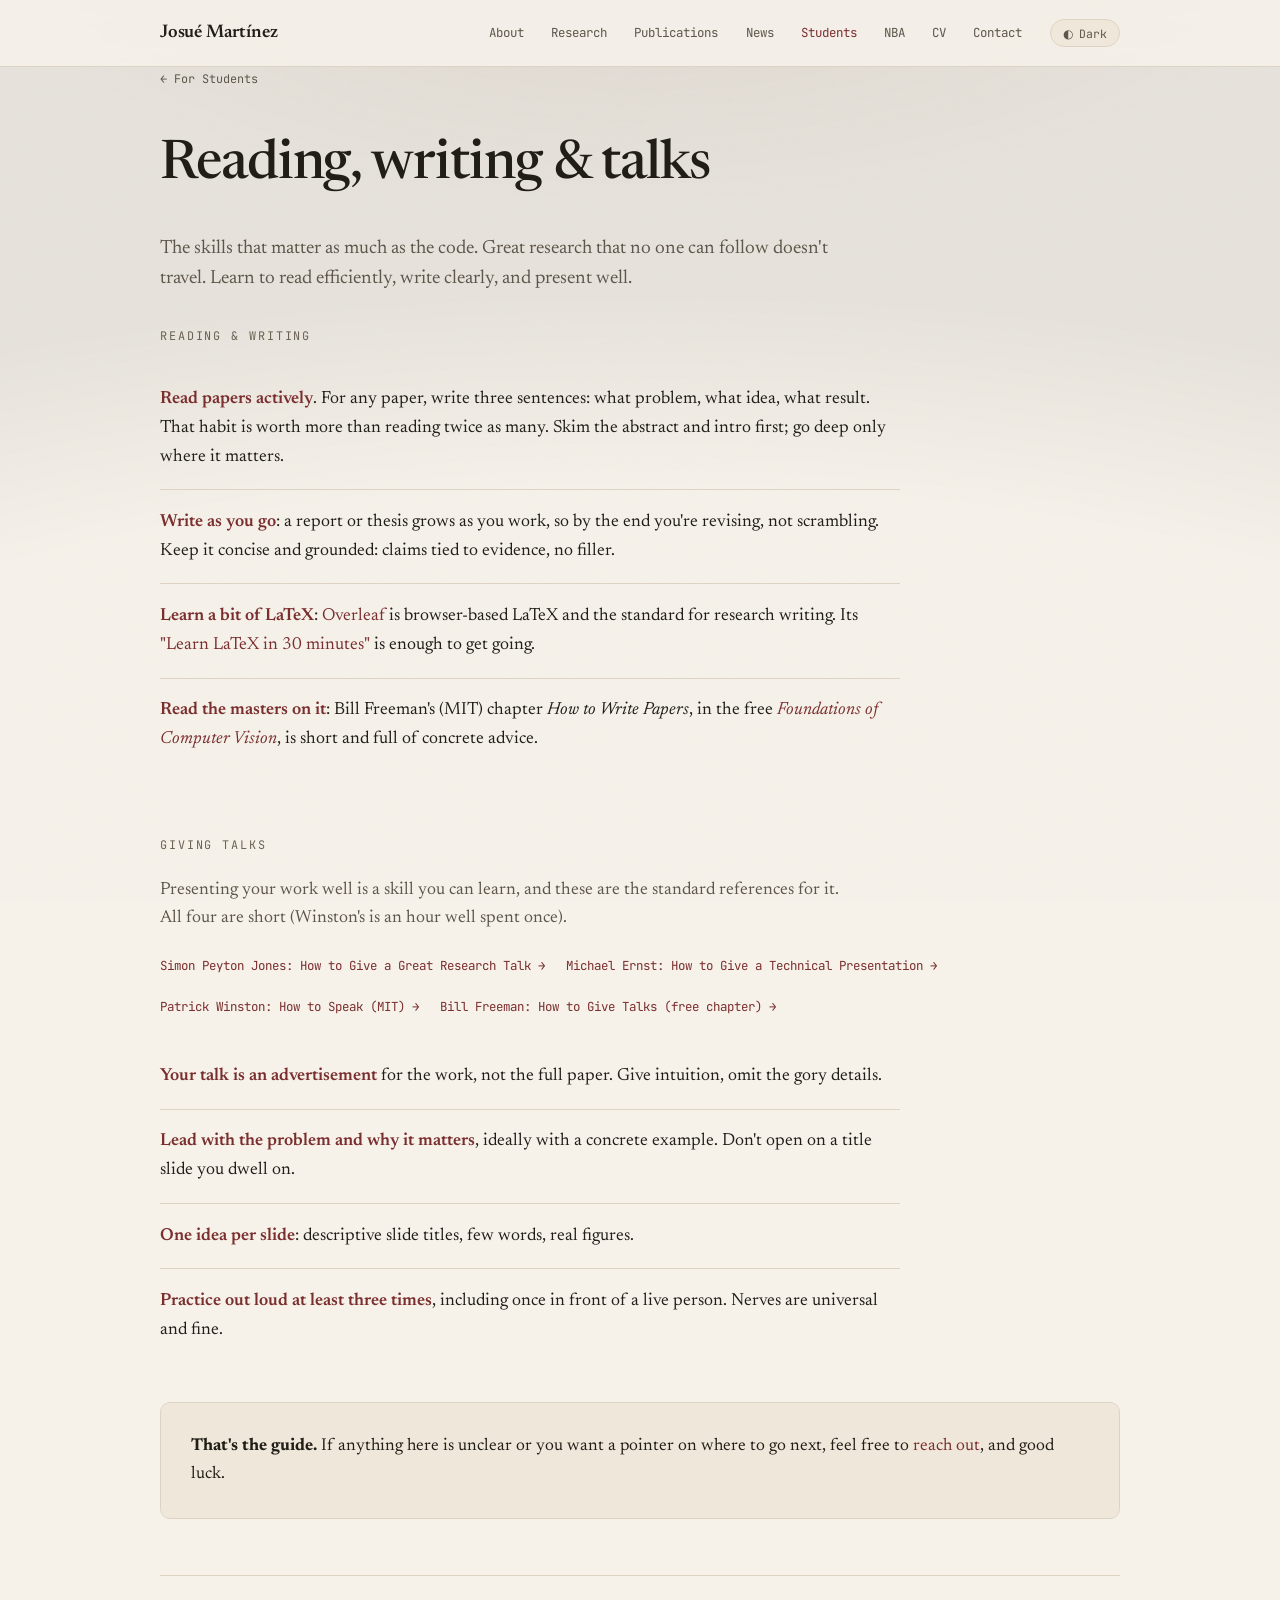
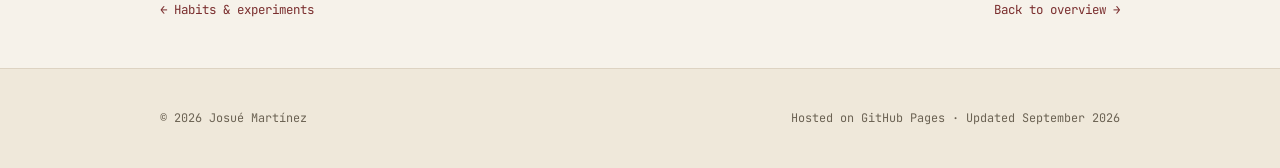
<file: students-skills.html>
<!DOCTYPE html>
<html lang="en" data-theme="light">
<head>
<meta charset="UTF-8">
<meta name="viewport" content="width=device-width, initial-scale=1.0">
<title>Reading, writing &amp; talks · For Students · Josué Martínez</title>
<meta name="description" content="The skills that matter as much as the code: reading papers actively, writing clearly as you go, and giving a research talk people remember.">
<meta name="author" content="Josué Martínez">
<meta property="og:title" content="Reading, writing & talks · For Students">
<meta property="og:description" content="Reading papers, writing, and giving research talks.">
<meta property="og:image" content="https://martinez-hub.github.io/assets/profile.jpg">
<meta property="og:url" content="https://martinez-hub.github.io/students-skills.html">
<meta property="og:type" content="website">
<meta name="twitter:card" content="summary">

<script>
  (function(){
    try{
      var s=localStorage.getItem('theme');
      var m=s||(window.matchMedia('(prefers-color-scheme: dark)').matches?'dark':'light');
      document.documentElement.setAttribute('data-theme',m);
    }catch(e){ document.documentElement.setAttribute('data-theme','light'); }
  })();
</script>

<link rel="icon" type="image/svg+xml" href="./assets/favicon.svg">
<link rel="apple-touch-icon" href="./assets/apple-touch-icon.png">
<link rel="stylesheet" href="style.css">
<link rel="preconnect" href="https://fonts.googleapis.com">
<link rel="preconnect" href="https://fonts.gstatic.com" crossorigin>
<link href="https://fonts.googleapis.com/css2?family=Newsreader:ital,opsz,wght@0,6..72,400;0,6..72,500;0,6..72,600;1,6..72,400&family=JetBrains+Mono:wght@400;500&display=swap" rel="stylesheet">

<!-- Google Analytics -->
<script async src="https://www.googletagmanager.com/gtag/js?id=G-CW59PVY98J"></script>
<script>
  window.dataLayer = window.dataLayer || [];
  function gtag(){dataLayer.push(arguments);}
  gtag('js', new Date());
  gtag('config', 'G-CW59PVY98J');
</script>
</head>
<body>

<nav class="nav">
  <div class="nav-inner">
    <a class="brand" href="index.html">Josué Martínez</a>
    <button class="nav-burger" id="navBurger" aria-label="Open menu" aria-expanded="false"><span></span><span></span><span></span></button>
    <ul class="nav-menu" id="navMenu">
      <li><a href="index.html">About</a></li>
      <li><a href="research.html">Research</a></li>
      <li><a href="publications.html">Publications</a></li>
      <li><a href="news.html">News</a></li>
      <li><a href="students.html" class="active">Students</a></li>
      <li><a href="nba.html">NBA</a></li>
      <li><a href="./cv/Josue_Martinez_Martinez_CV.pdf" target="_blank">CV</a></li>
      <li><a href="contact.html">Contact</a></li>
      <li><button class="toggle" id="themeToggle" aria-label="Toggle theme"><span id="themeIcon">◐</span> <span id="themeText">Dark</span></button></li>
    </ul>
  </div>
</nav>

<main class="wrap reveal d1">
  <a class="crumb" href="students.html">← For Students</a>
  <h1 class="page-title">Reading, writing &amp; talks</h1>
  <p class="lead">The skills that matter as much as the code. Great research that no one can follow doesn't travel. Learn to read efficiently, write clearly, and present well.</p>

  <!-- Reading & writing -->
  <section class="guide-sec">
    <div class="sec-h">Reading &amp; writing</div>
    <ul class="interests">
      <li><b>Read papers actively</b>. For any paper, write three sentences: what problem, what idea, what result. That habit is worth more than reading twice as many. Skim the abstract and intro first; go deep only where it matters.</li>
      <li><b>Write as you go</b>: a report or thesis grows as you work, so by the end you're revising, not scrambling. Keep it concise and grounded: claims tied to evidence, no filler.</li>
      <li><b>Learn a bit of LaTeX</b>: <a class="ulink" href="https://www.overleaf.com" target="_blank">Overleaf</a> is browser-based LaTeX and the standard for research writing. Its <a class="ulink" href="https://www.overleaf.com/learn" target="_blank">"Learn LaTeX in 30 minutes"</a> is enough to get going.</li>
      <li><b>Read the masters on it</b>: Bill Freeman's (MIT) chapter <i>How to Write Papers</i>, in the free <a class="ulink" href="https://visionbook.mit.edu" target="_blank"><i>Foundations of Computer Vision</i></a>, is short and full of concrete advice.</li>
    </ul>
  </section>

  <!-- Giving talks -->
  <section class="guide-sec">
    <div class="sec-h">Giving talks</div>
    <p class="guide-note">Presenting your work well is a skill you can learn, and these are the standard references for it. All four are short (Winston's is an hour well spent once).</p>
    <div class="linkrow guide-talks">
      <a class="ulink" href="https://www.microsoft.com/en-us/research/academic-program/give-great-research-talk/" target="_blank">Simon Peyton Jones: How to Give a Great Research Talk →</a>
      <a class="ulink" href="https://homes.cs.washington.edu/~mernst/advice/giving-talk.html" target="_blank">Michael Ernst: How to Give a Technical Presentation →</a>
      <a class="ulink" href="https://www.youtube.com/watch?v=Unzc731iCUY" target="_blank">Patrick Winston: How to Speak (MIT) →</a>
      <a class="ulink" href="https://visionbook.mit.edu" target="_blank">Bill Freeman: How to Give Talks (free chapter) →</a>
    </div>
    <ul class="interests">
      <li><b>Your talk is an advertisement</b> for the work, not the full paper. Give intuition, omit the gory details.</li>
      <li><b>Lead with the problem and why it matters</b>, ideally with a concrete example. Don't open on a title slide you dwell on.</li>
      <li><b>One idea per slide</b>: descriptive slide titles, few words, real figures.</li>
      <li><b>Practice out loud at least three times</b>, including once in front of a live person. Nerves are universal and fine.</li>
    </ul>
  </section>

  <div class="card guide-cta">
    <p><b>That's the guide.</b> If anything here is unclear or you want a pointer on where to go next, feel free to <a class="ulink" href="contact.html">reach out</a>, and good luck.</p>
  </div>

  <nav class="pager">
    <a class="prev" href="students-practice.html">← Habits &amp; experiments</a>
    <a class="next" href="students.html">Back to overview →</a>
  </nav>
</main>

<footer>
  <div class="footer-inner"><span>© 2026 Josué Martínez</span><span>Hosted on GitHub Pages · Updated September 2026</span></div>
</footer>
<script src="main.js"></script>
</body>
</html>
</file>
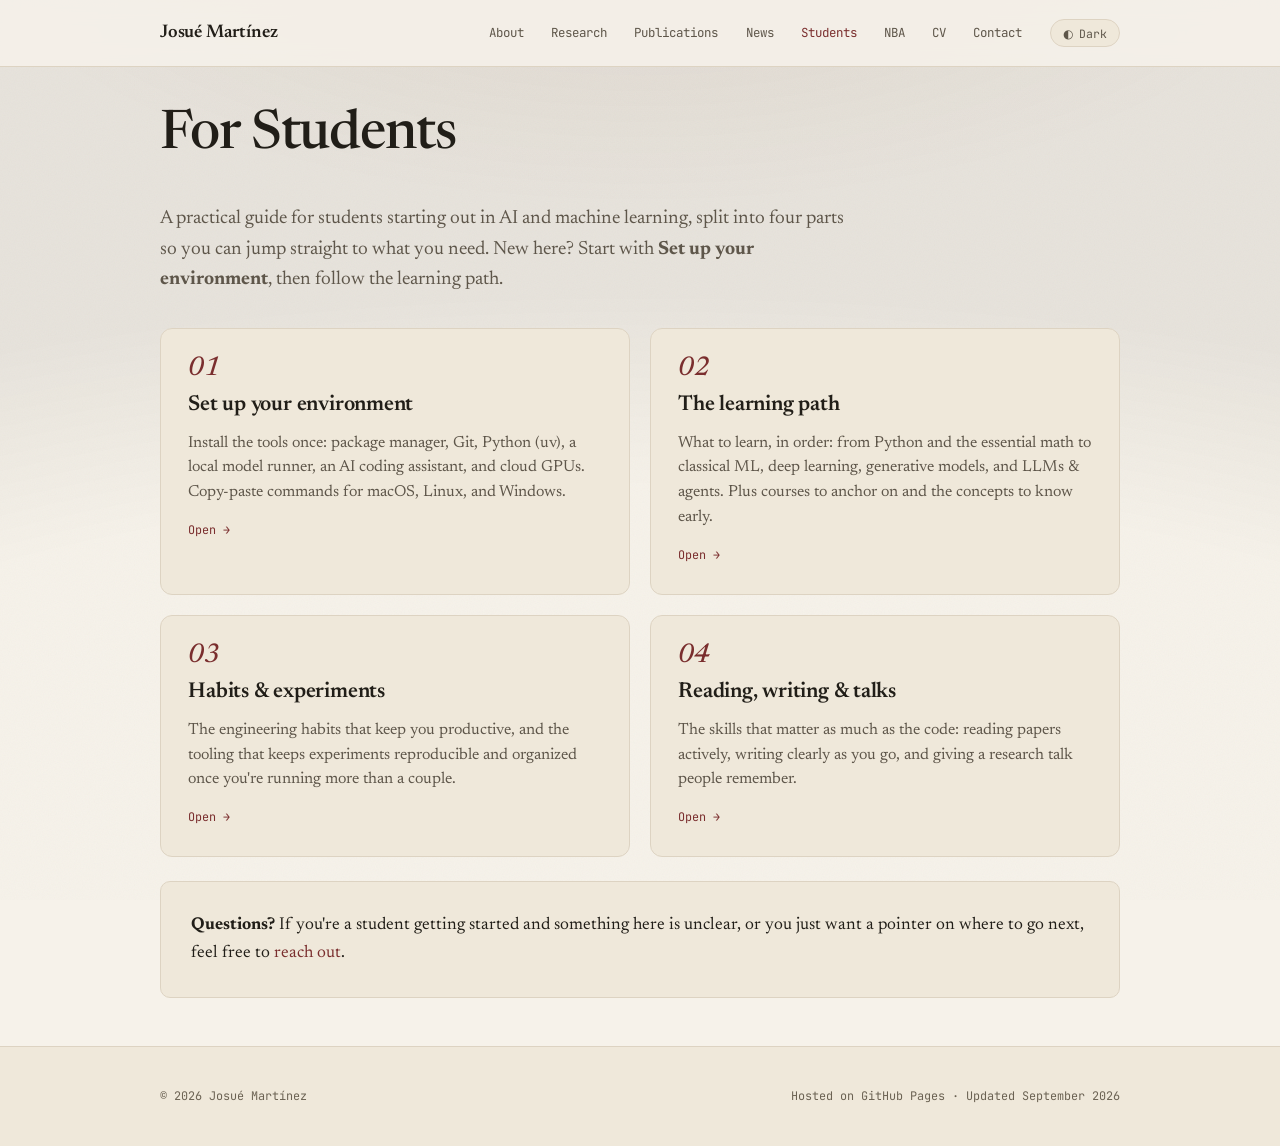
<file: students.html>
<!DOCTYPE html>
<html lang="en" data-theme="light">
<head>
<meta charset="UTF-8">
<meta name="viewport" content="width=device-width, initial-scale=1.0">
<title>For Students · Josué Martínez</title>
<meta name="description" content="A practical guide for students starting out in AI and machine learning: environment setup, a learn-in-order path, good habits and experiment tooling, and the skills beyond code: reading, writing, and giving talks.">
<meta name="author" content="Josué Martínez">
<meta property="og:title" content="For Students · Josué Martínez">
<meta property="og:description" content="A practical guide for students starting out in AI/ML: setup, learning path, habits, and communication skills.">
<meta property="og:image" content="https://martinez-hub.github.io/assets/profile.jpg">
<meta property="og:url" content="https://martinez-hub.github.io/students.html">
<meta property="og:type" content="website">
<meta name="twitter:card" content="summary">

<script>
  (function(){
    try{
      var s=localStorage.getItem('theme');
      var m=s||(window.matchMedia('(prefers-color-scheme: dark)').matches?'dark':'light');
      document.documentElement.setAttribute('data-theme',m);
    }catch(e){ document.documentElement.setAttribute('data-theme','light'); }
  })();
</script>

<link rel="icon" type="image/svg+xml" href="./assets/favicon.svg">
<link rel="apple-touch-icon" href="./assets/apple-touch-icon.png">
<link rel="stylesheet" href="style.css">
<link rel="preconnect" href="https://fonts.googleapis.com">
<link rel="preconnect" href="https://fonts.gstatic.com" crossorigin>
<link href="https://fonts.googleapis.com/css2?family=Newsreader:ital,opsz,wght@0,6..72,400;0,6..72,500;0,6..72,600;1,6..72,400&family=JetBrains+Mono:wght@400;500&display=swap" rel="stylesheet">

<!-- Google Analytics -->
<script async src="https://www.googletagmanager.com/gtag/js?id=G-CW59PVY98J"></script>
<script>
  window.dataLayer = window.dataLayer || [];
  function gtag(){dataLayer.push(arguments);}
  gtag('js', new Date());
  gtag('config', 'G-CW59PVY98J');
</script>
</head>
<body>

<nav class="nav">
  <div class="nav-inner">
    <a class="brand" href="index.html">Josué Martínez</a>
    <button class="nav-burger" id="navBurger" aria-label="Open menu" aria-expanded="false"><span></span><span></span><span></span></button>
    <ul class="nav-menu" id="navMenu">
      <li><a href="index.html">About</a></li>
      <li><a href="research.html">Research</a></li>
      <li><a href="publications.html">Publications</a></li>
      <li><a href="news.html">News</a></li>
      <li><a href="students.html" class="active">Students</a></li>
      <li><a href="nba.html">NBA</a></li>
      <li><a href="./cv/Josue_Martinez_Martinez_CV.pdf" target="_blank">CV</a></li>
      <li><a href="contact.html">Contact</a></li>
      <li><button class="toggle" id="themeToggle" aria-label="Toggle theme"><span id="themeIcon">◐</span> <span id="themeText">Dark</span></button></li>
    </ul>
  </div>
</nav>

<main class="wrap reveal d1">
  <h1 class="page-title">For Students</h1>
  <p class="lead">A practical guide for students starting out in AI and machine learning, split into four parts so you can jump straight to what you need. New here? Start with <b>Set up your environment</b>, then follow the learning path.</p>

  <div class="hub">
    <a class="hub-card" href="students-setup.html">
      <div class="hc-num">01</div>
      <h3>Set up your environment</h3>
      <p>Install the tools once: package manager, Git, Python (uv), a local model runner, an AI coding assistant, and cloud GPUs. Copy-paste commands for macOS, Linux, and Windows.</p>
      <span class="hc-go">Open →</span>
    </a>
    <a class="hub-card" href="students-learn.html">
      <div class="hc-num">02</div>
      <h3>The learning path</h3>
      <p>What to learn, in order: from Python and the essential math to classical ML, deep learning, generative models, and LLMs & agents. Plus courses to anchor on and the concepts to know early.</p>
      <span class="hc-go">Open →</span>
    </a>
    <a class="hub-card" href="students-practice.html">
      <div class="hc-num">03</div>
      <h3>Habits &amp; experiments</h3>
      <p>The engineering habits that keep you productive, and the tooling that keeps experiments reproducible and organized once you're running more than a couple.</p>
      <span class="hc-go">Open →</span>
    </a>
    <a class="hub-card" href="students-skills.html">
      <div class="hc-num">04</div>
      <h3>Reading, writing &amp; talks</h3>
      <p>The skills that matter as much as the code: reading papers actively, writing clearly as you go, and giving a research talk people remember.</p>
      <span class="hc-go">Open →</span>
    </a>
  </div>

  <div class="card guide-cta">
    <p><b>Questions?</b> If you're a student getting started and something here is unclear, or you just want a pointer on where to go next, feel free to <a class="ulink" href="contact.html">reach out</a>.</p>
  </div>
</main>

<footer>
  <div class="footer-inner"><span>© 2026 Josué Martínez</span><span>Hosted on GitHub Pages · Updated September 2026</span></div>
</footer>
<script src="main.js"></script>
</body>
</html>
</file>
<file: style.css>
/* ============================================================
   Paper — design system (light + dark)
   Type: Newsreader (display + body) · JetBrains Mono (labels)
   ============================================================ */

*{ margin:0; padding:0; box-sizing:border-box; }
html{ scroll-behavior:smooth; }

:root[data-theme="light"]{
  --bg:#f6f2ea; --surface:#efe8da; --surface-2:#ece4d5;
  --text:#211e18; --muted:#5e564a; --faint:#6b6253;
  --line:#ddd3c2; --accent:#7a2e2e; --accent-ink:#5e2424;
  --grain:.045; --grain-blend:multiply;
}
:root[data-theme="dark"]{
  --bg:#16140f; --surface:#1e1b15; --surface-2:#221e17;
  --text:#ece7dd; --muted:#a99f8e; --faint:#9a9080;
  --line:#332e25; --accent:#d2796a; --accent-ink:#e6a394;
  --grain:.07; --grain-blend:screen;
}

body{
  font-family:'Newsreader',Georgia,serif; background:var(--bg); color:var(--text);
  line-height:1.6; -webkit-font-smoothing:antialiased; position:relative;
  transition:background .4s ease, color .4s ease;
}
/* paper grain atmosphere */
body::before{
  content:""; position:fixed; inset:0; z-index:1; pointer-events:none; opacity:var(--grain);
  mix-blend-mode:var(--grain-blend);
  background-image:url("data:image/svg+xml,%3Csvg xmlns='http://www.w3.org/2000/svg' width='160' height='160'%3E%3Cfilter id='n'%3E%3CfeTurbulence type='fractalNoise' baseFrequency='0.85' numOctaves='2' stitchTiles='stitch'/%3E%3C/filter%3E%3Crect width='100%25' height='100%25' filter='url(%23n)'/%3E%3C/svg%3E");
}
/* warm halo + bottom vignette for depth */
body::after{
  content:""; position:fixed; inset:0; z-index:0; pointer-events:none;
  background:
    radial-gradient(90% 55% at 50% -10%, color-mix(in srgb,var(--accent) 8%, transparent), transparent 60%),
    radial-gradient(130% 80% at 50% 112%, transparent 72%, color-mix(in srgb,#000 6%, transparent));
}

a{ color:inherit; }
.wrap{ max-width:1040px; margin:0 auto; padding:0 2.5rem; position:relative; z-index:2; }
.mono{ font-family:'JetBrains Mono',monospace; }

/* animated underline link */
.ulink{ position:relative; text-decoration:none; }
.ulink::after{ content:""; position:absolute; left:0; bottom:-2px; width:100%; height:1px; background:var(--accent);
  transform:scaleX(0); transform-origin:left; transition:transform .3s ease; }
.ulink:hover::after{ transform:scaleX(1); }

/* ===== Nav ===== */
.nav{ position:sticky; top:0; z-index:50; background:color-mix(in srgb,var(--bg) 86%,transparent);
  backdrop-filter:blur(10px); border-bottom:1px solid var(--line); }
.nav-inner{ max-width:1040px; margin:0 auto; padding:1.15rem 2.5rem; display:flex; align-items:center; justify-content:space-between; }
.brand{ font-family:'Newsreader',serif; font-weight:600; font-size:1.15rem; letter-spacing:-.01em; text-decoration:none; color:var(--text); }
.nav-menu{ list-style:none; display:flex; gap:1.7rem; align-items:center; font-family:'JetBrains Mono',monospace; font-size:.78rem; }
.nav-menu a{ text-decoration:none; color:var(--muted); transition:color .2s; }
.nav-menu a:hover,.nav-menu a.active{ color:var(--accent); }
.toggle{ cursor:pointer; border:1px solid var(--line); background:var(--surface); color:var(--muted);
  border-radius:999px; padding:.35rem .75rem; font-family:'JetBrains Mono',monospace; font-size:.72rem;
  display:inline-flex; align-items:center; gap:.4rem; transition:.2s; }
.toggle:hover{ color:var(--accent); border-color:var(--accent); }
.nav-burger{ display:none; flex-direction:column; gap:5px; background:none; border:none; cursor:pointer; padding:.3rem; }
.nav-burger span{ width:22px; height:2px; background:var(--text); transition:.25s; }

/* ===== Hero (home) — editorial / asymmetric ===== */
h1{ font-family:'Newsreader',serif; font-weight:500; letter-spacing:-.02em; }
.hero{ position:relative; padding:2.5rem 0 3rem; }
.masthead{ display:flex; flex-wrap:wrap; gap:.6rem 1.5rem; justify-content:space-between;
  font-family:'JetBrains Mono',monospace; font-size:.72rem; letter-spacing:.18em; text-transform:uppercase;
  color:var(--muted); padding-bottom:1.1rem; border-bottom:1px solid var(--line); }
.masthead .accent{ color:var(--accent); }
.hero-body{ position:relative; margin-top:2.75rem; min-height:clamp(200px,24vw,300px); }
.hero-name{ font-family:'Newsreader',serif; font-weight:500; font-size:clamp(3.4rem,12.5vw,9rem);
  line-height:.86; letter-spacing:-.035em; max-width:9ch; overflow-wrap:break-word; }
.hero-name em{ font-style:italic; color:var(--accent); }
.hero-photo{ position:absolute; top:.3rem; right:0; width:clamp(150px,19vw,225px); aspect-ratio:4/5;
  object-fit:cover; object-position:center top; border-radius:10px; border:1px solid var(--line);
  box-shadow:0 30px 60px -28px rgba(80,40,20,.55); filter:grayscale(.12); }
.hero-lower{ display:flex; flex-wrap:wrap; justify-content:space-between; align-items:flex-end; gap:1.75rem; margin-top:2.5rem; }
.hero-lower .left{ max-width:46ch; }
.role{ font-family:'Newsreader',serif; font-style:italic; font-size:1.4rem; color:var(--muted); }
.role b{ font-style:normal; font-weight:600; color:var(--accent); }
.sub{ font-family:'JetBrains Mono',monospace; font-size:.78rem; color:var(--muted); margin-top:.6rem; letter-spacing:.02em; }
.tags{ display:flex; flex-wrap:wrap; gap:.5rem; margin-top:1.4rem; }
.tags span{ font-family:'JetBrains Mono',monospace; font-size:.74rem; padding:.4rem .85rem; background:var(--surface-2);
  border:1px solid var(--line); border-radius:5px; color:var(--muted); }
.social{ display:flex; flex-direction:column; align-items:flex-end; gap:.55rem; font-family:'JetBrains Mono',monospace; font-size:.8rem; }
.social a{ color:var(--accent); }

/* staggered load reveal */
.reveal{ opacity:0; transform:translateY(14px); animation:rise .7s cubic-bezier(.2,.7,.2,1) forwards; }
.d1{ animation-delay:.05s } .d2{ animation-delay:.16s } .d3{ animation-delay:.27s }
.d4{ animation-delay:.38s } .d5{ animation-delay:.49s } .d6{ animation-delay:.60s }
@keyframes rise{ to{ opacity:1; transform:none; } }
@media (prefers-reduced-motion:reduce){ .reveal{ animation:none; opacity:1; transform:none; } }

.rule{ height:1px; background:var(--line); margin:1rem 0 3.5rem; }

/* ===== Generic page chrome ===== */
main{ padding:2rem 0 1rem; }
.page-title{ font-family:'Newsreader',serif; font-weight:500; font-size:clamp(2.2rem,4.5vw,3.4rem); letter-spacing:-.02em; margin:2.5rem 0 2.5rem; line-height:1.04; }
.section-title{ font-family:'Newsreader',serif; font-weight:500; font-size:1.9rem; letter-spacing:-.01em; margin:1rem 0 1.5rem; }
.sec-h{ font-family:'JetBrains Mono',monospace; font-size:.74rem; letter-spacing:.16em; text-transform:uppercase;
  color:var(--faint); margin-bottom:1.3rem; display:flex; align-items:baseline; gap:.6rem; }
.sec-h .num{ color:var(--accent); font-weight:500; }
.lead{ font-size:1.2rem; color:var(--muted); max-width:64ch; margin-bottom:2rem; line-height:1.6; }
.lead a{ color:var(--accent); font-weight:600; }

/* two-column About/News (home) */
.grid{ display:grid; grid-template-columns:1.45fr 1fr; gap:4rem; padding-bottom:4rem; }
.about p{ font-size:1.24rem; line-height:1.66; max-width:58ch; margin-bottom:1.1rem; }
.about p b{ color:var(--accent); font-weight:600; }
.about p.muted{ color:var(--muted); }
.about .first::first-letter{ font-family:'Newsreader',serif; font-weight:600; font-size:3.1rem; float:left;
  line-height:.8; padding:.35rem .55rem .1rem 0; color:var(--accent); }

/* news */
.news .item{ padding:1rem 0; border-bottom:1px solid var(--line); }
.news .item:last-child{ border-bottom:none; }
.news .date{ font-family:'JetBrains Mono',monospace; font-size:.72rem; letter-spacing:.04em; text-transform:uppercase; color:var(--faint); margin-bottom:.2rem; }
.news .t{ font-family:'Newsreader',serif; font-size:1.15rem; font-weight:500; }
.news .l{ font-family:'JetBrains Mono',monospace; font-size:.74rem; color:var(--accent); display:inline-block; margin-top:.3rem; }
.news-more{ margin-top:1.5rem; }
.news-more a{ font-family:'JetBrains Mono',monospace; font-size:.76rem; letter-spacing:.04em; color:var(--accent); }

/* news archive page — date-rail feed */
.news-feed{ margin-top:.5rem; }
.nf-item{ display:grid; grid-template-columns:minmax(0,170px) 1fr; gap:2.5rem;
  padding:1.6rem 1rem; margin:0 -1rem; border-top:1px solid var(--line); border-radius:8px;
  transition:background .2s ease; }
.news-feed .nf-item:last-child{ border-bottom:1px solid var(--line); }
.nf-item:hover{ background:var(--surface); }
.nf-date{ font-family:'JetBrains Mono',monospace; font-size:.74rem; letter-spacing:.08em; text-transform:uppercase;
  color:var(--accent); padding-top:.3rem; }
.nf-body{ min-width:0; }
.nf-body h3{ font-family:'Newsreader',serif; font-weight:500; font-size:1.25rem; letter-spacing:-.01em; }
.nf-body p{ color:var(--muted); margin-top:.4rem; max-width:64ch; line-height:1.6; }
.nf-body .l{ font-family:'JetBrains Mono',monospace; font-size:.76rem; color:var(--accent); display:inline-block; margin-top:.5rem; }

/* projects (research) — editorial numbered grid */
.project{ display:grid; grid-template-columns:minmax(0,96px) 1fr; gap:2.5rem;
  padding-bottom:2.75rem; margin-bottom:2.75rem; border-bottom:1px solid var(--line); }
.project:last-child{ border-bottom:none; }
.project .idx{ font-family:'Newsreader',serif; font-style:italic; font-weight:500; font-size:3.4rem;
  line-height:.85; color:var(--accent); transition:transform .35s cubic-bezier(.2,.7,.2,1); }
.project:hover .idx{ transform:translateX(6px); }
.project .body{ min-width:0; }
.project h3{ font-family:'Newsreader',serif; font-size:1.6rem; font-weight:500; margin-bottom:.8rem; letter-spacing:-.01em; }
.project p{ font-size:1.1rem; line-height:1.7; margin-bottom:.9rem; max-width:72ch; }
.project p b{ color:var(--accent); font-weight:600; }
.project ul{ margin:0 0 1rem 1.3rem; }
.project li{ margin-bottom:.5rem; line-height:1.6; color:var(--muted); max-width:72ch; }
.linkrow{ display:flex; flex-wrap:wrap; gap:1.3rem; }
.linkrow a{ font-family:'JetBrains Mono',monospace; font-size:.78rem; color:var(--accent); }

/* interests */
.interests{ list-style:none; }
.interests li{ padding:1.1rem 0; border-bottom:1px solid var(--line); max-width:74ch; font-size:1.1rem; line-height:1.65; }
.interests li:last-child{ border-bottom:none; }
.interests b{ font-family:'Newsreader',serif; color:var(--accent); font-weight:600; }

/* publications — editorial sticky-label sections */
.pubsec{ display:grid; grid-template-columns:minmax(0,150px) 1fr; gap:2.5rem; margin-bottom:2.75rem;
  padding-top:1.5rem; border-top:1px solid var(--line); }
.pubsec-h{ font-family:'JetBrains Mono',monospace; font-size:.74rem; letter-spacing:.16em; text-transform:uppercase;
  color:var(--accent); position:sticky; top:5rem; align-self:start; }
.pubsec-list{ min-width:0; }
.pub{ padding:1.15rem 1rem; margin:0 -1rem; border-bottom:1px solid var(--line); border-radius:8px;
  transition:background .2s ease, box-shadow .2s ease; }
.pub:hover{ background:var(--surface); box-shadow:inset 2px 0 0 var(--accent); }
.pub:last-child{ border-bottom:none; }
.pub .title{ font-family:'Newsreader',serif; font-size:1.18rem; font-weight:600; margin-bottom:.3rem; line-height:1.3; }
.pub .authors{ font-size:1.02rem; margin-bottom:.2rem; }
.pub .authors b{ color:var(--accent); }
.pub .venue{ font-style:italic; color:var(--muted); margin-bottom:.55rem; }
.pub .links{ display:flex; gap:1.2rem; }
.pub .links a{ font-family:'JetBrains Mono',monospace; font-size:.76rem; color:var(--accent); }

/* contact */
.card{ background:var(--surface); border:1px solid var(--line); border-radius:10px; padding:1.85rem; margin-bottom:2.25rem; }
.card p{ margin-bottom:.55rem; font-size:1.08rem; }
.card p:last-child{ margin-bottom:0; }
.card a{ color:var(--accent); }
.form{ max-width:620px; }
.field{ margin-bottom:1.25rem; }
.field label{ display:block; font-family:'JetBrains Mono',monospace; font-size:.74rem; letter-spacing:.06em; text-transform:uppercase; color:var(--muted); margin-bottom:.5rem; }
.field input,.field textarea{ width:100%; padding:.8rem; font-family:'Newsreader',serif; font-size:1.05rem;
  background:var(--bg); color:var(--text); border:1px solid var(--line); border-radius:6px; transition:border-color .2s; }
.field input:focus,.field textarea:focus{ outline:none; border-color:var(--accent); }
.field textarea{ resize:vertical; min-height:130px; }
.btn{ font-family:'JetBrains Mono',monospace; font-size:.82rem; letter-spacing:.04em; cursor:pointer;
  background:var(--accent); color:#fff; border:none; padding:.8rem 1.8rem; border-radius:6px; transition:.2s; }
.btn:hover{ background:var(--accent-ink); }

/* 404 */
.center{ text-align:center; padding:6rem 0; }
.center .big{ font-family:'Newsreader',serif; font-size:7rem; font-weight:500; color:var(--accent); line-height:1; }
.center .lead{ margin-left:auto; margin-right:auto; }

/* ===== Footer ===== */
footer{ border-top:1px solid var(--line); background:var(--surface); padding:2.5rem 0; margin-top:3rem; position:relative; z-index:2; }
.footer-inner{ max-width:1040px; margin:0 auto; padding:0 2.5rem; font-family:'JetBrains Mono',monospace; font-size:.74rem;
  color:var(--faint); display:flex; justify-content:space-between; flex-wrap:wrap; gap:.5rem; }

/* ===== For Students / mentoring guide ===== */
.guide-sec{ margin-bottom:4rem; }
.guide-sec:last-of-type{ margin-bottom:2.5rem; }
.lead em{ font-style:italic; color:var(--accent); }
.about p em{ font-style:italic; color:var(--accent); }
.guide-tags{ margin-top:1.1rem; }
.guide-card{ margin-top:2rem; }
.guide-cta{ margin-top:1rem; }
.guide-note{ font-size:1.1rem; color:var(--muted); max-width:70ch; margin-bottom:1.5rem; line-height:1.6; }
.interests code{ font-family:'JetBrains Mono',monospace; font-size:.86em; background:var(--surface-2);
  border:1px solid var(--line); border-radius:4px; padding:.05em .4em; color:var(--accent); }
.interests a.ulink{ color:var(--accent); }
.setup-step p a{ color:var(--accent); }
.setup-step code{ font-family:'JetBrains Mono',monospace; font-size:.86em; background:var(--surface-2);
  border:1px solid var(--line); border-radius:4px; padding:.05em .4em; color:var(--accent); }

/* setup steps + command blocks */
.setup-step{ padding:1.5rem 0; border-bottom:1px solid var(--line); }
.setup-step:last-child{ border-bottom:none; }
.setup-step h3{ font-family:'Newsreader',serif; font-weight:600; font-size:1.2rem; letter-spacing:-.01em; }
.setup-step p{ color:var(--muted); margin-top:.4rem; max-width:72ch; line-height:1.6; }
.setup-step p + .cmd{ margin-top:.85rem; }
.cmd{ font-family:'JetBrains Mono',monospace; font-size:.8rem; line-height:1.75; color:var(--text);
  background:var(--surface); border:1px solid var(--line); border-radius:8px;
  padding:1rem 1.15rem; margin:.85rem 0 1rem; overflow-x:auto; white-space:pre; -webkit-overflow-scrolling:touch; }
.cmd .c{ color:var(--faint); }
.cmd + p{ margin-top:0; }
.guide-talks{ margin-bottom:1.75rem; }

/* code blocks with OS tabs + copy */
.codeblock{ border:1px solid var(--line); border-radius:9px; overflow:hidden; margin:1rem 0 1.25rem; background:var(--surface); }
.cb-bar{ display:flex; align-items:center; justify-content:space-between; gap:1rem;
  padding:.4rem .5rem .4rem .75rem; border-bottom:1px solid var(--line); background:var(--surface-2); }
.cb-tabs{ display:flex; gap:.25rem; flex-wrap:wrap; }
.cb-tab{ font-family:'JetBrains Mono',monospace; font-size:.72rem; letter-spacing:.02em; cursor:pointer;
  border:1px solid transparent; background:none; color:var(--muted); padding:.32rem .65rem; border-radius:6px; transition:.15s; }
.cb-tab:hover{ color:var(--text); }
.cb-tab.active{ color:var(--accent); background:var(--bg); border-color:var(--line); }
.cb-label{ font-family:'JetBrains Mono',monospace; font-size:.68rem; letter-spacing:.12em; text-transform:uppercase; color:var(--faint); padding-left:.15rem; }
.cb-copy{ font-family:'JetBrains Mono',monospace; font-size:.72rem; cursor:pointer; color:var(--muted); flex:none;
  border:1px solid var(--line); background:var(--bg); padding:.32rem .75rem; border-radius:6px; transition:.15s; }
.cb-copy:hover{ color:var(--accent); border-color:var(--accent); }
.cb-copy.copied{ color:var(--accent); border-color:var(--accent); }
.cb-pre{ font-family:'JetBrains Mono',monospace; font-size:.8rem; line-height:1.75; color:var(--text);
  padding:1rem 1.15rem; margin:0; overflow-x:auto; white-space:pre; -webkit-overflow-scrolling:touch; }
.cb-pre .c{ color:var(--faint); }

/* students hub cards */
.hub{ display:grid; grid-template-columns:repeat(2,1fr); gap:1.25rem; margin:1rem 0 1.5rem; }
.hub-card{ display:block; text-decoration:none; color:inherit; border:1px solid var(--line); border-radius:12px;
  padding:1.6rem 1.7rem; background:var(--surface);
  transition:transform .28s cubic-bezier(.2,.7,.2,1), box-shadow .28s, border-color .2s; }
.hub-card:hover{ transform:translateY(-3px); border-color:var(--accent); box-shadow:0 22px 44px -30px rgba(80,40,20,.55); }
.hub-card .hc-num{ font-family:'Newsreader',serif; font-style:italic; font-weight:500; font-size:1.7rem; color:var(--accent); line-height:1; }
.hub-card h3{ font-family:'Newsreader',serif; font-weight:600; font-size:1.35rem; letter-spacing:-.01em; margin:.4rem 0 .5rem; }
.hub-card p{ color:var(--muted); font-size:1rem; line-height:1.55; }
.hub-card .hc-go{ font-family:'JetBrains Mono',monospace; font-size:.74rem; color:var(--accent); display:inline-block; margin-top:1rem; }

/* sub-page breadcrumb + pager */
.crumb{ font-family:'JetBrains Mono',monospace; font-size:.74rem; color:var(--muted); text-decoration:none; display:inline-block; margin-bottom:.5rem; }
.crumb:hover{ color:var(--accent); }
.pager{ display:flex; justify-content:space-between; gap:1rem; margin-top:3.5rem; padding-top:1.5rem;
  border-top:1px solid var(--line); font-family:'JetBrains Mono',monospace; font-size:.78rem; }
.pager a{ color:var(--accent); text-decoration:none; max-width:48%; }
.pager a:hover{ text-decoration:underline; }
.pager .spacer{ flex:1; }

/* ===== NBA predictions ===== */
.nba-stamp{ font-family:'JetBrains Mono',monospace; font-size:.76rem; color:var(--faint); margin:-1rem 0 2.5rem; }
.nba-note{ color:var(--muted); font-size:1rem; max-width:68ch; margin:-.6rem 0 1.4rem; }
.nba-empty{ color:var(--muted); font-style:italic; padding:1.2rem 0 2rem; border-top:1px solid var(--line); }
#nba section{ margin-bottom:3.5rem; }
.sub-h{ font-family:'Newsreader',serif; font-weight:500; font-size:1.25rem; margin:2rem 0 .8rem; }

/* slate: one row per ET date, date on the rail */
.day{ display:grid; grid-template-columns:minmax(0,150px) 1fr; gap:2.5rem; padding-top:1.4rem; border-top:1px solid var(--line); margin-bottom:1.4rem; }
.day-date{ font-family:'Newsreader',serif; font-weight:500; font-size:1.15rem; line-height:1.25; color:var(--accent);
  position:sticky; top:5rem; align-self:start; }
.day-games{ min-width:0; }
.game{ padding:0 0 1.6rem; margin-bottom:1.6rem; border-bottom:1px solid var(--line); }
.day-games .game:last-child{ border-bottom:none; margin-bottom:0; }
.g-head{ display:flex; justify-content:space-between; align-items:baseline; gap:1rem; flex-wrap:wrap; margin-bottom:.8rem; }
.g-teams{ font-family:'Newsreader',serif; font-weight:500; font-size:1.45rem; letter-spacing:-.01em; line-height:1.2; }
.g-at{ font-style:italic; color:var(--muted); font-weight:400; }
.g-head time{ font-family:'JetBrains Mono',monospace; font-size:.76rem; color:var(--faint); }

/* the win-probability strip: away share on the left, home on the right */
.strip{ position:relative; display:flex; gap:2px; height:14px; }
.strip > span{ display:block; height:100%; border-radius:4px; }
.s-away{ flex:0 0 50%; transition:flex-basis 1s cubic-bezier(.2,.7,.2,1); }
.s-home{ flex:1 1 0; }
.fav-home .s-home, .fav-away .s-away{ background:var(--accent); }
.fav-home .s-away, .fav-away .s-home{ background:color-mix(in srgb,var(--muted) 22%,var(--bg)); }
.s-mid{ position:absolute; left:50%; top:-4px; bottom:-4px; width:1px; background:var(--text); opacity:.45; }
.strip-labels{ display:flex; justify-content:space-between; margin-top:.4rem;
  font-family:'JetBrains Mono',monospace; font-size:.8rem; color:var(--muted); font-variant-numeric:tabular-nums; }
.strip-labels .fav{ color:var(--accent); font-weight:500; }
.s-mkt{ position:absolute; top:-5px; bottom:-5px; width:3px; margin-left:-1.5px; border-radius:2px; background:var(--text); box-shadow:0 0 0 2px var(--bg); }
.strip-mkt{ margin-top:.25rem; font-family:'JetBrains Mono',monospace; font-size:.72rem; color:var(--faint); display:flex; align-items:center; gap:.45rem; }
.mkt-key{ display:inline-block; width:3px; height:.8rem; border-radius:2px; background:var(--text); }
@media (prefers-reduced-motion:reduce){ .s-away{ transition:none; } }

.g-proj{ margin-top:.8rem; font-size:1.05rem; }
.g-proj b{ font-weight:600; font-variant-numeric:lining-nums tabular-nums; }
.g-range{ color:var(--muted); font-size:.95rem; }
.g-flag{ margin-top:.45rem; font-family:'JetBrains Mono',monospace; font-size:.74rem; color:var(--muted); }
.g-flag::before{ content:""; display:inline-block; width:.5rem; height:.5rem; margin-right:.5rem; border:1.5px solid var(--accent); border-radius:50%; vertical-align:.05rem; }
.g-more{ margin-top:.7rem; }
.g-more summary{ cursor:pointer; font-family:'JetBrains Mono',monospace; font-size:.78rem; color:var(--accent); width:max-content; max-width:100%; }
.g-more summary:focus-visible, .pt:focus-visible{ outline:2px solid var(--accent); outline-offset:3px; border-radius:3px; }
.g-more[open] summary{ margin-bottom:.8rem; }
.ptables{ display:grid; grid-template-columns:1fr 1fr; gap:1.5rem; }
.injuries{ list-style:none; columns:2; column-gap:2rem; font-size:.98rem; }
.injuries li{ break-inside:avoid; padding:.15rem 0; }
.i-team{ font-family:'JetBrains Mono',monospace; font-size:.74rem; color:var(--faint); }
.i-status{ color:var(--muted); font-style:italic; }

/* tables */
.table-scroll{ overflow-x:auto; -webkit-overflow-scrolling:touch; }
.ptable, .rtable, .btable{ border-collapse:collapse; width:100%; font-variant-numeric:tabular-nums; }
.ptable th, .ptable td, .rtable th, .rtable td, .btable th, .btable td{ padding:.45rem .6rem; border-bottom:1px solid var(--line); text-align:right; vertical-align:top; }
.ptable th:first-child, .rtable th:first-child, .rtable td:first-child, .btable th:first-child{ text-align:left; padding-left:0; }
.ptable thead th, .rtable thead th, .btable thead th{ font-family:'JetBrains Mono',monospace; font-size:.72rem; font-weight:500; color:var(--faint); }
.ptable thead th:first-child{ font-family:'Newsreader',serif; font-size:1rem; color:var(--text); }
.ptable tbody th{ font-weight:500; font-size:.98rem; }
.p-status{ font-style:italic; color:var(--muted); font-weight:400; }
.ptable td .v, .btable td .v{ display:block; font-family:'JetBrains Mono',monospace; font-size:.84rem; }
.ptable td .r, .btable td .r{ display:block; font-family:'JetBrains Mono',monospace; font-size:.68rem; color:var(--faint); }
.rtable td{ font-size:.98rem; }
.rtable .res{ font-family:'JetBrains Mono',monospace; font-size:.76rem; }
.rtable .hit .res{ color:var(--accent); }
.rtable .miss .res{ color:var(--faint); }
.rtable .bf-tag{ font-family:'JetBrains Mono',monospace; font-size:.7rem; color:var(--faint); }
.btable tr.ours th, .btable tr.ours td .v{ color:var(--accent); font-weight:600; }
.btable td{ font-family:'JetBrains Mono',monospace; font-size:.84rem; }

/* season facts */
.facts{ display:grid; grid-template-columns:minmax(0,170px) 1fr; gap:.55rem 2rem; max-width:720px; }
.facts dt{ font-family:'JetBrains Mono',monospace; font-size:.76rem; color:var(--faint); padding-top:.25rem; }
.facts dd{ font-size:1.08rem; }

/* calibration chart */
.calib-fig{ display:grid; grid-template-columns:minmax(0,320px) 1fr; gap:2rem; align-items:center; margin:2rem 0 1rem; }
.calib{ width:100%; height:auto; overflow:visible; }
.calib .grid{ stroke:var(--line); stroke-width:1; }
.calib .ref{ stroke:var(--muted); stroke-width:1; stroke-dasharray:4 4; }
.calib .tick{ font-family:'JetBrains Mono',monospace; font-size:10px; fill:var(--faint); }
.calib .axis{ font-family:'JetBrains Mono',monospace; font-size:11px; fill:var(--muted); }
.calib .dot{ fill:var(--accent); stroke:var(--bg); stroke-width:2; }
.calib .hit-area{ fill:transparent; }
.calib .pt{ cursor:default; outline:none; }
.calib .pt:hover .dot, .calib .pt:focus-visible .dot{ r:7; }
.calib-fig figcaption{ color:var(--muted); font-size:1rem; max-width:52ch; line-height:1.6; }
.nba-tip{ position:absolute; z-index:60; max-width:260px; pointer-events:none; background:var(--text); color:var(--bg);
  font-family:'JetBrains Mono',monospace; font-size:.72rem; line-height:1.4; padding:.45rem .6rem; border-radius:5px; }
.nba-tip[hidden]{ display:none; }

.method p{ font-size:1.08rem; line-height:1.7; max-width:72ch; margin-bottom:1rem; }
.method b{ color:var(--accent); font-weight:600; }
.method a{ color:var(--accent); }

/* ===== Responsive ===== */
@media(max-width:760px){
  .nav-burger{ display:flex; }
  .nav-menu{ position:absolute; top:100%; left:0; right:0; flex-direction:column; align-items:flex-start;
    gap:1.1rem; padding:1.25rem 2.5rem; background:var(--bg); border-bottom:1px solid var(--line); display:none; }
  .nav-menu.open{ display:flex; }
  .hero{ padding-top:2rem; }
  .hero-body{ min-height:0; }
  .hero-photo{ position:static; width:130px; aspect-ratio:4/5; margin-bottom:1.25rem; }
  .hero-name{ font-size:clamp(2.6rem,14vw,4rem); max-width:none; line-height:.95; }
  .hero-lower{ flex-direction:column; align-items:flex-start; gap:1.25rem; }
  .social{ align-items:flex-start; }
  .masthead{ font-size:.66rem; letter-spacing:.12em; }
  .grid{ grid-template-columns:1fr; gap:2.5rem; }
  .project{ grid-template-columns:1fr; gap:.4rem; }
  .project .idx{ font-size:2.4rem; }
  .pubsec{ grid-template-columns:1fr; gap:.6rem; }
  .pubsec-h{ position:static; }
  .nf-item{ grid-template-columns:1fr; gap:.4rem; }
  .day{ grid-template-columns:1fr; gap:.6rem; }
  .day-date{ position:static; }
  .ptables{ grid-template-columns:1fr; }
  .injuries{ columns:1; }
  .facts{ grid-template-columns:1fr; gap:.1rem; }
  .facts dd{ margin-bottom:.6rem; }
  .calib-fig{ grid-template-columns:1fr; }
  .g-teams{ font-size:1.25rem; }
  .hub{ grid-template-columns:1fr; }
  .about .first::first-letter{ float:none; font-size:inherit; padding:0; color:inherit; }
  .wrap,.nav-inner,.footer-inner{ padding-left:1.5rem; padding-right:1.5rem; }
}
</file>
